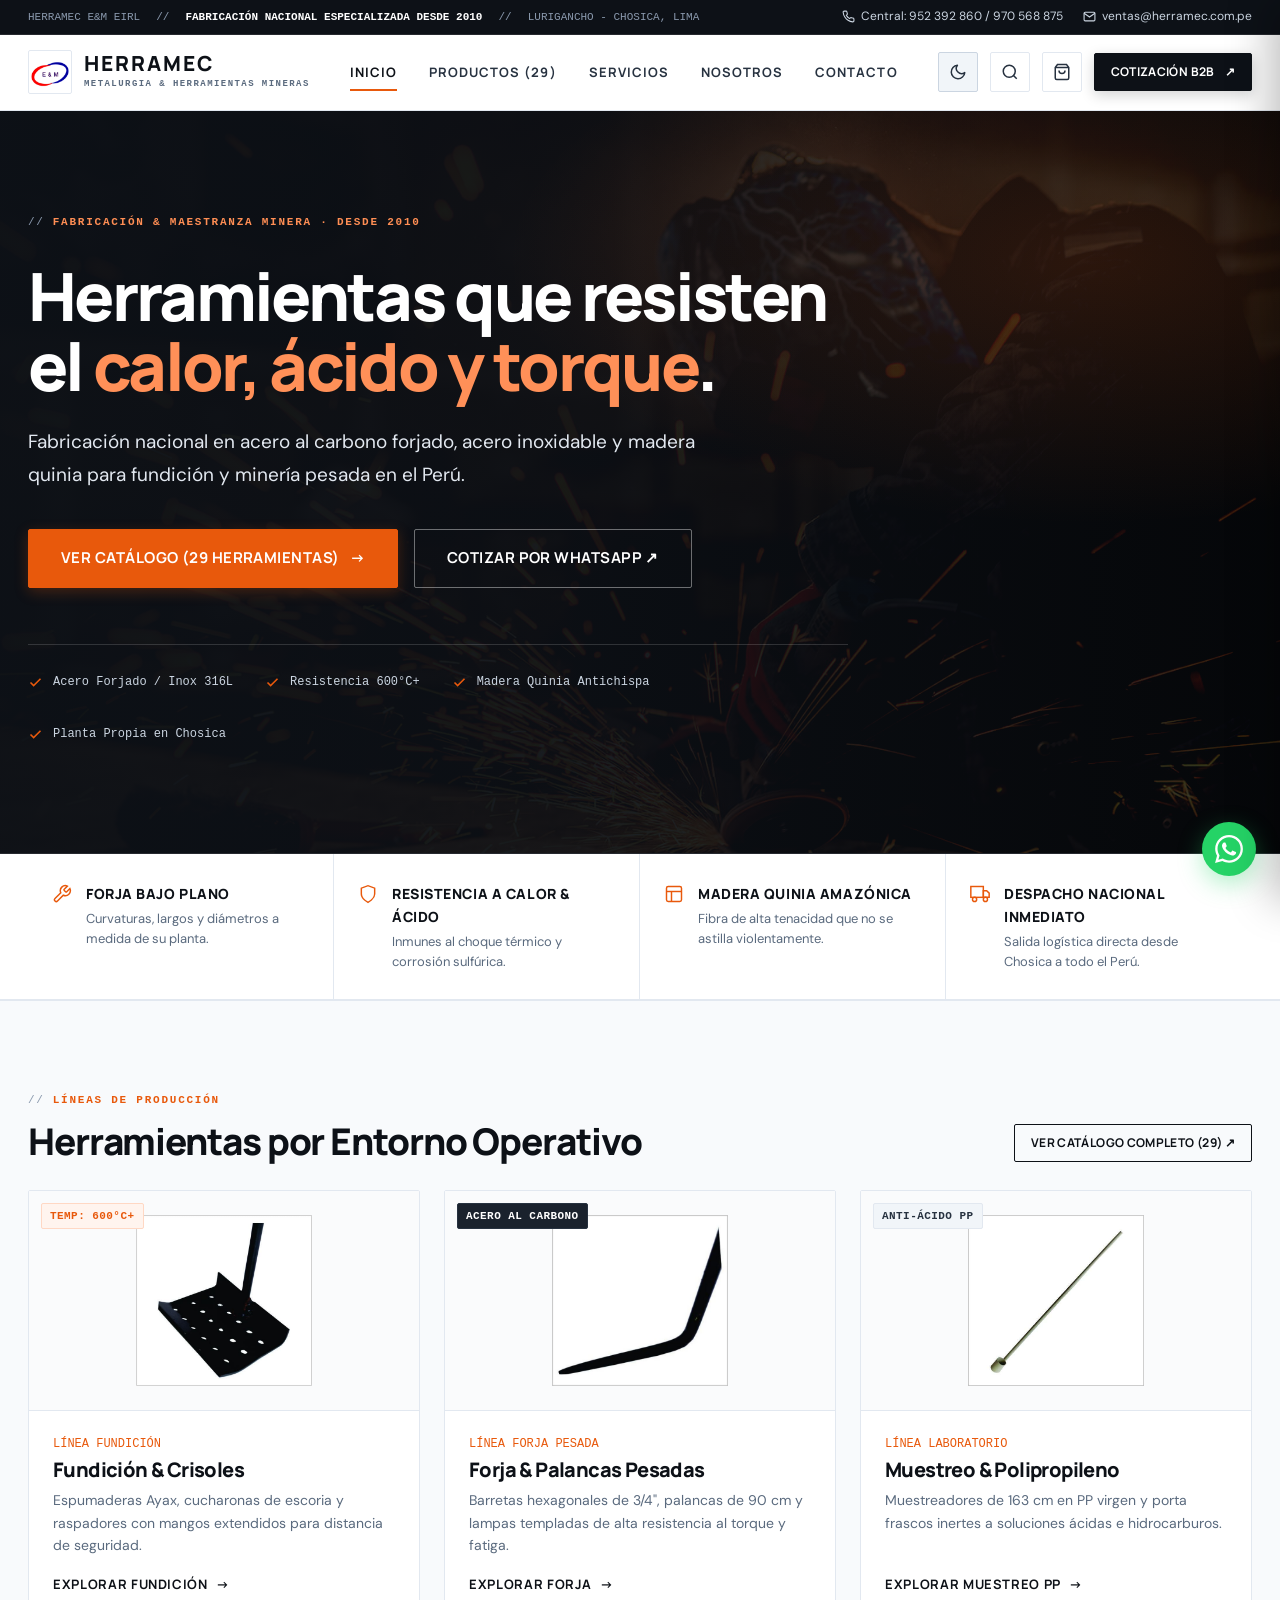
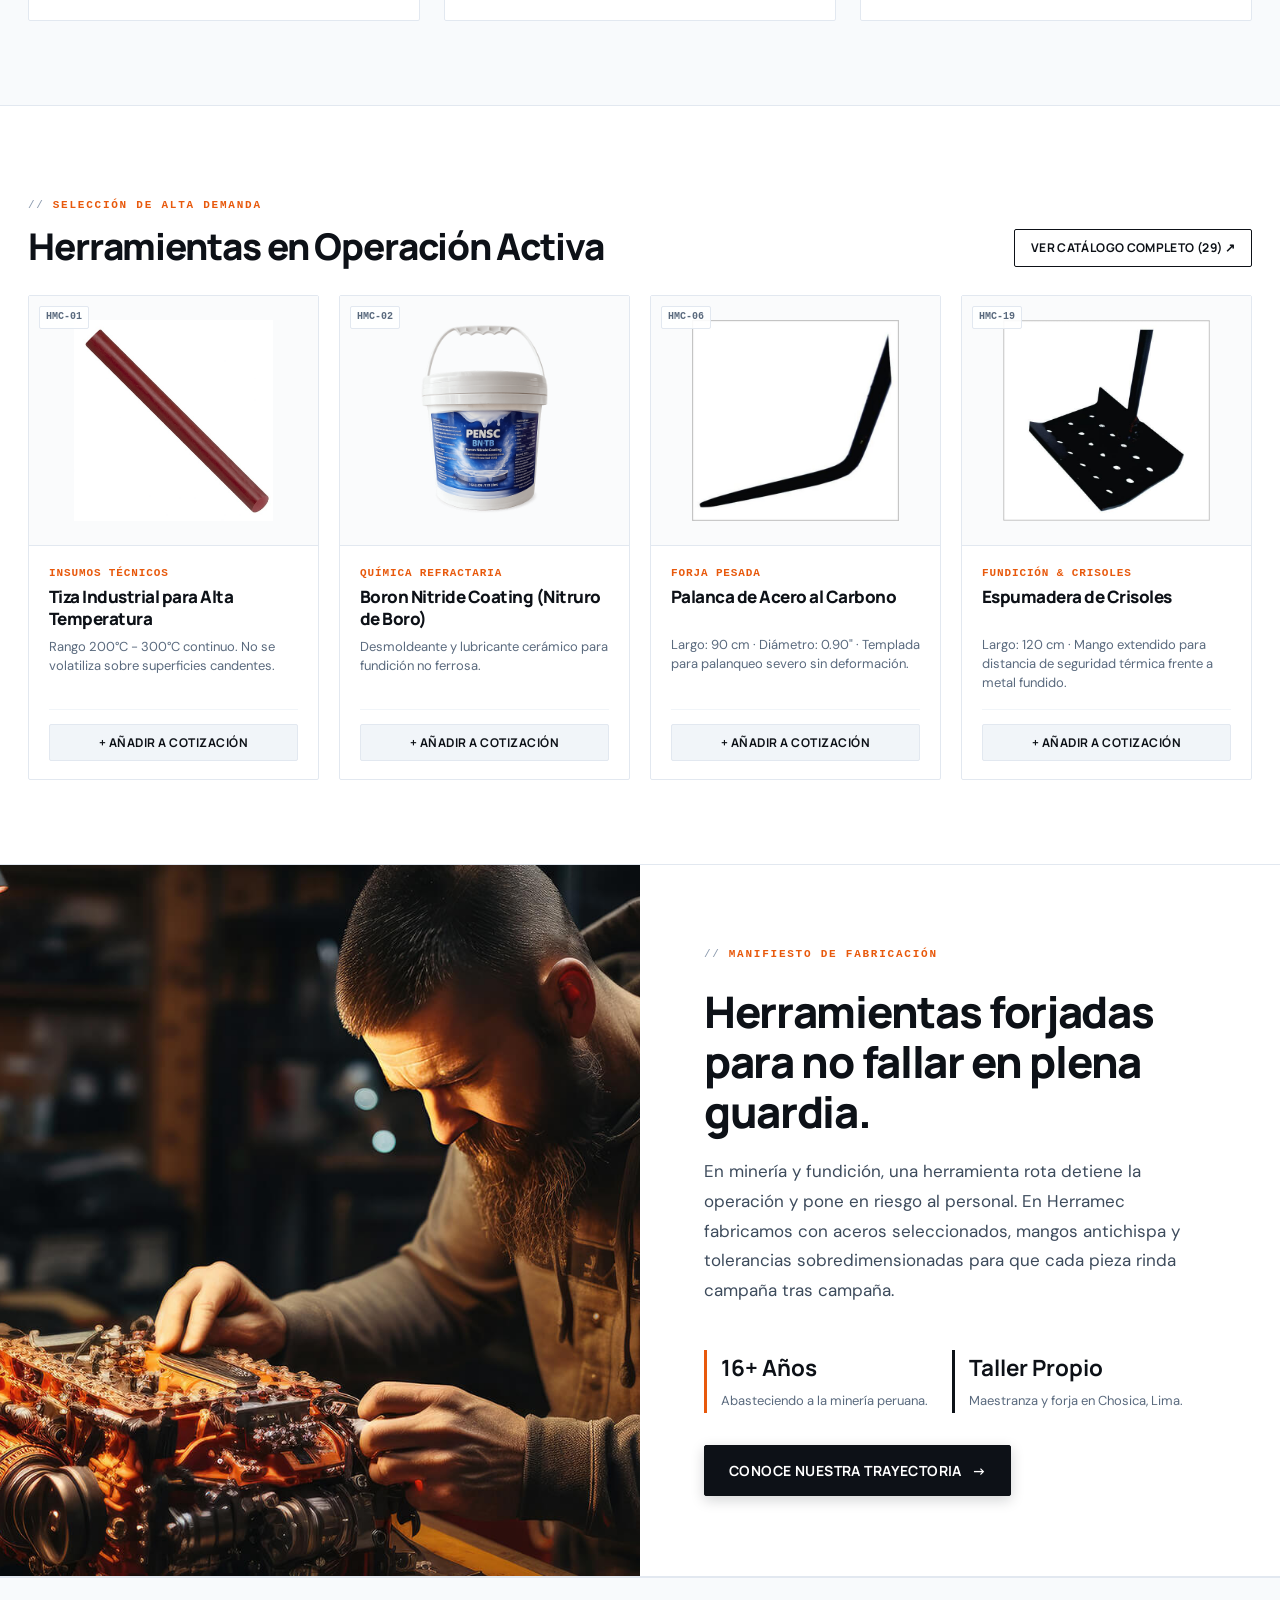
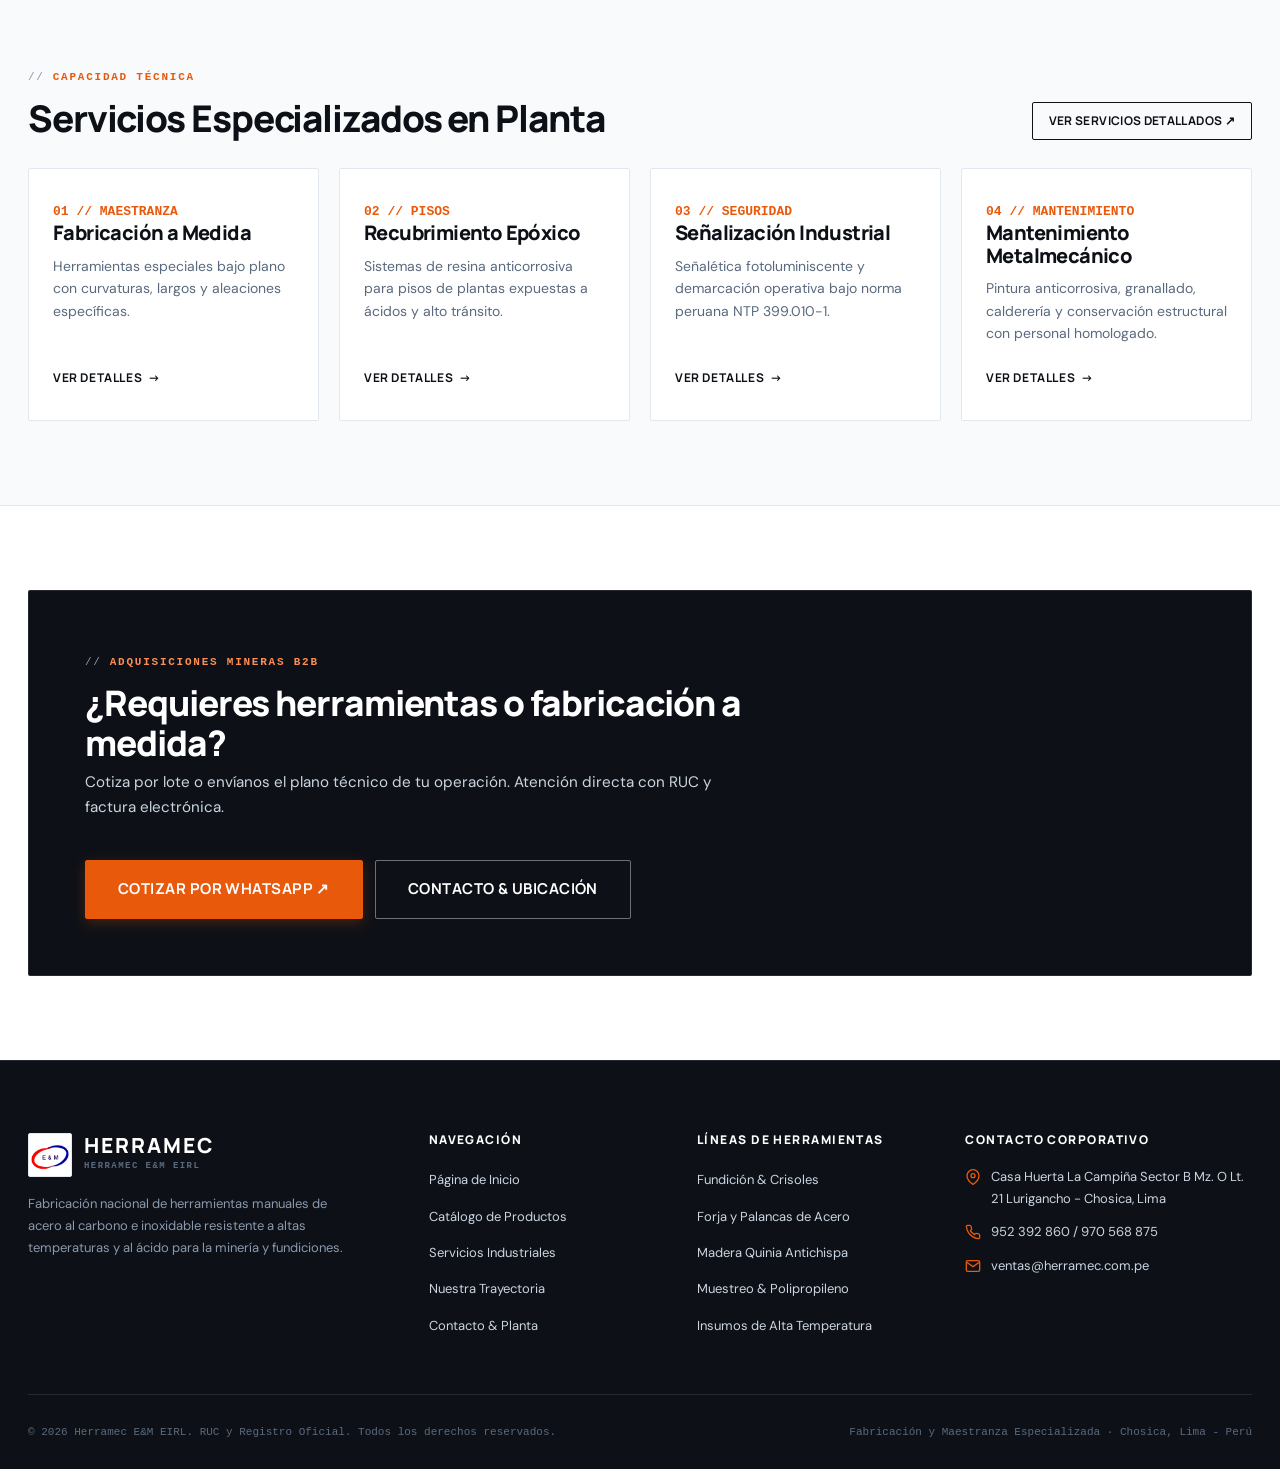
<file: index.html>
﻿<!DOCTYPE html>
<html lang="es">

<head>
  <meta charset="UTF-8">
  <meta name="viewport" content="width=device-width, initial-scale=1.0">
  <meta name="description"
    content="Herramec EIRL: Elaboración de herramientas manuales de acero al carbono e inoxidable resistente al calor y al ácido para la minería e industria pesada. Chosica, Lima.">
  <title>HERRAMEC EIRL | Herramientas Industriales para Minería y Fundición</title>

  <!-- Tipografía Google Fonts -->
  <link rel="preconnect" href="https://fonts.googleapis.com">
  <link rel="preconnect" href="https://fonts.gstatic.com" crossorigin>
  <link
    href="https://fonts.googleapis.com/css2?family=DM+Sans:ital,wght@0,400;0,500;0,700;1,400&family=Manrope:wght@500;600;700;800&display=swap"
    rel="stylesheet">

  <!-- Estilos Corporativos Patagonia Industrial -->
  <link rel="stylesheet" href="assets/css/styles.css">
  <script>(function () { try { var t = localStorage.getItem('herramec_theme') || (window.matchMedia('(prefers-color-scheme: dark)').matches ? 'dark' : 'light'); if (t === 'dark') document.documentElement.setAttribute('data-theme', 'dark'); } catch (e) { } })();</script>
</head>

<body>

  <!-- Topbar Técnica -->
  <div class="topbar">
    <div class="container topbar-content">
      <div class="topbar-left">
        <span>HERRAMEC E&amp;M EIRL</span>
        <span>//</span>
        <strong>FABRICACIÓN NACIONAL ESPECIALIZADA DESDE 2010</strong>
        <span>//</span>
        <span>LURIGANCHO - CHOSICA, LIMA</span>
      </div>
      <div class="topbar-right">
        <a href="tel:+51952392860">
          <svg width="13" height="13" viewBox="0 0 24 24" fill="none" stroke="currentColor" stroke-width="2">
            <path
              d="M22 16.92v3a2 2 0 0 1-2.18 2 19.79 19.79 0 0 1-8.63-3.07 19.5 19.5 0 0 1-6-6 19.79 19.79 0 0 1-3.07-8.67A2 2 0 0 1 4.11 2h3a2 2 0 0 1 2 1.72 12.84 12.84 0 0 0 .7 2.81 2 2 0 0 1-.45 2.11L8.09 9.91a16 16 0 0 0 6 6l1.27-1.27a2 2 0 0 1 2.11-.45 12.84 12.84 0 0 0 2.81.7A2 2 0 0 1 22 16.92z">
            </path>
          </svg>
          <span>Central: 952 392 860 / 970 568 875</span>
        </a>
        <a href="mailto:ventas@herramec.com.pe">
          <svg width="13" height="13" viewBox="0 0 24 24" fill="none" stroke="currentColor" stroke-width="2">
            <path d="M4 4h16c1.1 0 2 .9 2 2v12c0 1.1-.9 2-2 2H4c-1.1 0-2-.9-2-2V6c0-1.1.9-2 2-2z"></path>
            <polyline points="22,6 12,13 2,6"></polyline>
          </svg>
          <span>ventas@herramec.com.pe</span>
        </a>
      </div>
    </div>
  </div>

  <!-- Header Multi-Página -->
  <header class="header">
    <div class="container nav-container">
      <a href="index.html" class="brand-wrapper" aria-label="Herramec Inicio">
        <img src="assets/images/cropped-logo-ehrramec.jpeg" alt="Herramec Logo" class="brand-logo-img">
        <div class="brand-titles">
          <span class="brand-name">HERRAMEC</span>
          <span class="brand-sub">Metalurgia &amp; Herramientas Mineras</span>
        </div>
      </a>

      <nav>
        <ul class="nav-menu">
          <li><a href="index.html" class="nav-link active">Inicio</a></li>
          <li><a href="productos.html" class="nav-link">Productos (29)</a></li>
          <li><a href="servicios.html" class="nav-link">Servicios</a></li>
          <li><a href="nosotros.html" class="nav-link">Nosotros</a></li>
          <li><a href="contacto.html" class="nav-link">Contacto</a></li>
        </ul>
      </nav>

      <div class="nav-actions">
        <!-- Selector Dinámico de Tema (Claro / Oscuro) -->
        <button class="icon-action-btn theme-toggle-btn js-theme-toggle" aria-label="Cambiar tema claro/oscuro"
          title="Cambiar tema (Alt + T)">
          <svg class="theme-icon-moon" width="18" height="18" viewBox="0 0 24 24" fill="none" stroke="currentColor"
            stroke-width="2" stroke-linecap="round" stroke-linejoin="round">
            <path d="M21 12.79A9 9 0 1 1 11.21 3 7 7 0 0 0 21 12.79z"></path>
          </svg>
          <svg class="theme-icon-sun" width="19" height="19" viewBox="0 0 24 24" fill="none" stroke="currentColor"
            stroke-width="2" stroke-linecap="round" stroke-linejoin="round">
            <circle cx="12" cy="12" r="5"></circle>
            <line x1="12" y1="1" x2="12" y2="3"></line>
            <line x1="12" y1="21" x2="12" y2="23"></line>
            <line x1="4.22" y1="4.22" x2="5.64" y2="5.64"></line>
            <line x1="18.36" y1="18.36" x2="19.78" y2="19.78"></line>
            <line x1="1" y1="12" x2="3" y2="12"></line>
            <line x1="21" y1="12" x2="23" y2="12"></line>
            <line x1="4.22" y1="19.78" x2="5.64" y2="18.36"></line>
            <line x1="18.36" y1="5.64" x2="19.78" y2="4.22"></line>
          </svg>
        </button>
        <!-- Buscador -->
        <button class="icon-action-btn" onclick="openSearchModal()" aria-label="Buscar producto"
          title="Buscar en catálogo">
          <svg width="18" height="18" viewBox="0 0 24 24" fill="none" stroke="currentColor" stroke-width="2">
            <circle cx="11" cy="11" r="8"></circle>
            <line x1="21" y1="21" x2="16.65" y2="16.65"></line>
          </svg>
        </button>

        <!-- Cotizador Drawer Button -->
        <button class="icon-action-btn js-open-quote-drawer" aria-label="Ver lista de cotización"
          title="Bolsa de cotización">
          <svg width="18" height="18" viewBox="0 0 24 24" fill="none" stroke="currentColor" stroke-width="2">
            <path d="M6 2L3 6v14a2 2 0 0 0 2 2h14a2 2 0 0 0 2-2V6l-3-4z"></path>
            <line x1="3" y1="6" x2="21" y2="6"></line>
            <path d="M16 10a4 4 0 0 1-8 0"></path>
          </svg>
          <span class="cart-count">0</span>
        </button>

        <a href="cotizador.html" class="btn btn-black btn-sm">
          Cotización B2B <span>↗</span>
        </a>

        <button class="icon-action-btn menu-toggle" id="menuToggle" aria-label="Abrir menú">
          <svg width="20" height="20" viewBox="0 0 24 24" fill="none" stroke="currentColor" stroke-width="2">
            <line x1="3" y1="12" x2="21" y2="12"></line>
            <line x1="3" y1="6" x2="21" y2="6"></line>
            <line x1="3" y1="18" x2="21" y2="18"></line>
          </svg>
        </button>
      </div>
    </div>
  </header>

  <!-- Menú Móvil -->
  <div class="mobile-nav-drawer" id="mobileNavDrawer">
    <div>
      <div style="display:flex; justify-content:space-between; align-items:center; margin-bottom:32px;">
        <span class="brand-name">HERRAMEC</span>
        <button class="icon-action-btn" id="mobileNavClose" aria-label="Cerrar menú">
          <svg width="18" height="18" viewBox="0 0 24 24" fill="none" stroke="currentColor" stroke-width="2">
            <line x1="18" y1="6" x2="6" y2="18"></line>
            <line x1="6" y1="6" x2="18" y2="18"></line>
          </svg>
        </button>
      </div>
      <ul class="mobile-nav-links">
        <li><a href="index.html" class="active">Inicio</a></li>
        <li><a href="productos.html">Catálogo Completo (29 Productos)</a></li>
        <li><a href="servicios.html">Servicios Industriales</a></li>
        <li><a href="nosotros.html">Nuestra Empresa &amp; Filosofía</a></li>
        <li><a href="contacto.html">Contacto &amp; Ubicación</a></li>
        <li><a href="cotizador.html">Módulo de Cotización Formal</a></li>
      </ul>
    </div>
    <div style="border-top:1px solid var(--c-slate-200); padding-top:24px;">
      <a href="https://wa.me/51952392860" target="_blank" class="btn btn-primary"
        style="width:100%; margin-bottom:12px;">WhatsApp Directo ↗</a>
      <div class="text-xs text-slate">Lurigancho - Chosica, Lima · Telf: 952 392 860</div>
    </div>
  </div>

  <main>
    <!-- HERO EDITORIAL PATAGONIA (Widescreen 1920x900 Real de Herramec) -->
    <section class="hero-editorial">
      <div class="hero-widescreen-media">
        <img src="assets/images/hero-5.jpg" alt="Operaciones industriales de alta temperatura Herramec">
      </div>
      <div class="hero-editorial-overlay"></div>

      <div class="container">
        <div class="hero-editorial-container">
          <div class="eyebrow" style="color:#ff8e54;">Fabricación &amp; Maestranza Minera · Desde 2010</div>
          <h1 class="hero-editorial-title">
            Herramientas que resisten el <span>calor, ácido y torque</span>.
          </h1>
          <p class="hero-editorial-lead">
            Fabricación nacional en acero al carbono forjado, acero inoxidable y madera quinia para fundición y minería pesada en el Perú.
          </p>

          <div class="hero-actions-row">
            <a href="productos.html" class="btn btn-primary btn-lg">
              Ver Catálogo (29 Herramientas) <span>→</span>
            </a>
            <a href="https://wa.me/51952392860?text=Hola%20Herramec,%20solicito%20cotizaci%C3%B3n%20para%20mi%20empresa." target="_blank" class="btn btn-white-outline btn-lg">
              Cotizar por WhatsApp ↗
            </a>
          </div>

          <!-- Especificaciones Técnicas Clave -->
          <div class="hero-spec-strip">
            <div class="hero-spec-item">
              <svg width="15" height="15" viewBox="0 0 24 24" fill="none" stroke="currentColor" stroke-width="2.5"><polyline points="20 6 9 17 4 12"></polyline></svg>
              <span>Acero Forjado / Inox 316L</span>
            </div>
            <div class="hero-spec-item">
              <svg width="15" height="15" viewBox="0 0 24 24" fill="none" stroke="currentColor" stroke-width="2.5"><polyline points="20 6 9 17 4 12"></polyline></svg>
              <span>Resistencia 600°C+</span>
            </div>
            <div class="hero-spec-item">
              <svg width="15" height="15" viewBox="0 0 24 24" fill="none" stroke="currentColor" stroke-width="2.5"><polyline points="20 6 9 17 4 12"></polyline></svg>
              <span>Madera Quinia Antichispa</span>
            </div>
            <div class="hero-spec-item">
              <svg width="15" height="15" viewBox="0 0 24 24" fill="none" stroke="currentColor" stroke-width="2.5"><polyline points="20 6 9 17 4 12"></polyline></svg>
              <span>Planta Propia en Chosica</span>
            </div>
          </div>
        </div>
      </div>
    </section>

    <!-- TECHNICAL TRUST STRIP (Grid Arquitectónico Sobrio) -->
    <div class="tech-trust-strip">
      <div class="container">
        <div class="tech-trust-grid">
          <div class="tech-trust-cell">
            <div class="tech-trust-icon">
              <svg width="20" height="20" viewBox="0 0 24 24" fill="none" stroke="currentColor" stroke-width="1.75">
                <path d="M14.7 6.3a1 1 0 0 0 0 1.4l1.6 1.6a1 1 0 0 0 1.4 0l3.77-3.77a6 6 0 0 1-7.94 7.94l-6.91 6.91a2.12 2.12 0 0 1-3-3l6.91-6.91a6 6 0 0 1 7.94-7.94l-3.76 3.76z"></path>
              </svg>
            </div>
            <div>
              <div class="tech-trust-title">Forja bajo Plano</div>
              <div class="tech-trust-desc">Curvaturas, largos y diámetros a medida de su planta.</div>
            </div>
          </div>

          <div class="tech-trust-cell">
            <div class="tech-trust-icon">
              <svg width="20" height="20" viewBox="0 0 24 24" fill="none" stroke="currentColor" stroke-width="1.75">
                <path d="M12 22s8-4 8-10V5l-8-3-8 3v7c0 6 8 10 8 10z"></path>
              </svg>
            </div>
            <div>
              <div class="tech-trust-title">Resistencia a Calor &amp; Ácido</div>
              <div class="tech-trust-desc">Inmunes al choque térmico y corrosión sulfúrica.</div>
            </div>
          </div>

          <div class="tech-trust-cell">
            <div class="tech-trust-icon">
              <svg width="20" height="20" viewBox="0 0 24 24" fill="none" stroke="currentColor" stroke-width="1.75">
                <rect x="3" y="3" width="18" height="18" rx="2"></rect>
                <line x1="3" y1="9" x2="21" y2="9"></line>
                <line x1="9" y1="21" x2="9" y2="9"></line>
              </svg>
            </div>
            <div>
              <div class="tech-trust-title">Madera Quinia Amazónica</div>
              <div class="tech-trust-desc">Fibra de alta tenacidad que no se astilla violentamente.</div>
            </div>
          </div>

          <div class="tech-trust-cell">
            <div class="tech-trust-icon">
              <svg width="20" height="20" viewBox="0 0 24 24" fill="none" stroke="currentColor" stroke-width="1.75">
                <rect x="1" y="3" width="15" height="13"></rect>
                <polygon points="16 8 20 8 23 11 23 16 16 16 8"></polygon>
                <circle cx="5.5" cy="18.5" r="2.5"></circle>
                <circle cx="18.5" cy="18.5" r="2.5"></circle>
              </svg>
            </div>
            <div>
              <div class="tech-trust-title">Despacho Nacional Inmediato</div>
              <div class="tech-trust-desc">Salida logística directa desde Chosica a todo el Perú.</div>
            </div>
          </div>
        </div>
      </div>
    </div>

    <!-- CATEGORÍAS PRINCIPALES (Imágenes 100% Sin Recortes) -->
    <section class="section section-gray">
      <div class="container">
        <div style="display:flex; justify-content:space-between; align-items:flex-end; margin-bottom:28px; flex-wrap:wrap; gap:12px;">
          <div>
            <div class="eyebrow">Líneas de Producción</div>
            <h2 style="font-size:clamp(1.75rem, 3vw, 2.3rem);">Herramientas por Entorno Operativo</h2>
          </div>
          <a href="productos.html" class="btn btn-outline btn-sm">Ver Catálogo Completo (29) ↗</a>
        </div>

        <div class="category-grid">
          <!-- Colección 1: Fundición -->
          <article class="category-card">
            <div class="category-card-media">
              <span class="tech-tag tech-tag-orange" style="position:absolute; top:12px; left:12px;">TEMP: 600°C+</span>
              <img src="assets/images/products/19_espumadera-de-crisoles.jpg" alt="Espumadera de Crisoles Herramec">
            </div>
            <div class="category-card-body">
              <div class="text-xs text-orange text-mono" style="margin-bottom:4px;">LÍNEA FUNDICIÓN</div>
              <h3 class="category-card-title">Fundición &amp; Crisoles</h3>
              <p class="category-card-desc">
                Espumaderas Ayax, cucharonas de escoria y raspadores con mangos extendidos para distancia de seguridad.
              </p>
              <a href="productos.html?cat=fundicion" class="category-card-link">Explorar Fundición <span>→</span></a>
            </div>
          </article>

          <!-- Colección 2: Forja -->
          <article class="category-card">
            <div class="category-card-media">
              <span class="tech-tag tech-tag-dark" style="position:absolute; top:12px; left:12px;">ACERO AL CARBONO</span>
              <img src="assets/images/products/06_palanca-de-acero-al-carbono.jpg" alt="Palanca de Acero al Carbono Herramec">
            </div>
            <div class="category-card-body">
              <div class="text-xs text-orange text-mono" style="margin-bottom:4px;">LÍNEA FORJA PESADA</div>
              <h3 class="category-card-title">Forja &amp; Palancas Pesadas</h3>
              <p class="category-card-desc">
                Barretas hexagonales de 3/4", palancas de 90 cm y lampas templadas de alta resistencia al torque y fatiga.
              </p>
              <a href="productos.html?cat=forja-palancas" class="category-card-link">Explorar Forja <span>→</span></a>
            </div>
          </article>

          <!-- Colección 3: Muestreo PP -->
          <article class="category-card">
            <div class="category-card-media">
              <span class="tech-tag" style="position:absolute; top:12px; left:12px;">ANTI-ÁCIDO PP</span>
              <img src="assets/images/products/14_muestreador-pp.jpg" alt="Muestreador de Polipropileno Herramec">
            </div>
            <div class="category-card-body">
              <div class="text-xs text-orange text-mono" style="margin-bottom:4px;">LÍNEA LABORATORIO</div>
              <h3 class="category-card-title">Muestreo &amp; Polipropileno</h3>
              <p class="category-card-desc">
                Muestreadores de 163 cm en PP virgen y porta frascos inertes a soluciones ácidas e hidrocarburos.
              </p>
              <a href="productos.html?cat=laboratorio-acidos" class="category-card-link">Explorar Muestreo PP <span>→</span></a>
            </div>
          </article>
        </div>
      </div>
    </section>

    <!-- PRODUCTOS DESTACADOS (Fotografía Nítida con Ficha Técnica) -->
    <section class="section">
      <div class="container">
        <div style="display:flex; justify-content:space-between; align-items:flex-end; margin-bottom:28px; flex-wrap:wrap; gap:12px;">
          <div>
            <div class="eyebrow">Selección de Alta Demanda</div>
            <h2 style="font-size:clamp(1.75rem, 3vw, 2.3rem);">Herramientas en Operación Activa</h2>
          </div>
          <a href="productos.html" class="btn btn-outline btn-sm">Ver Catálogo Completo (29) ↗</a>
        </div>

        <div class="product-grid">
          <!-- Item 1 -->
          <article class="product-card">
            <div class="product-media-wrapper">
              <span class="product-sku-badge">HMC-01</span>
              <img src="assets/images/products/01_tiza-industrial.png" alt="Tiza Industrial">
              <button class="product-quickview-btn" onclick="openQuickView(1)" title="Ficha Rápida">
                <svg width="15" height="15" viewBox="0 0 24 24" fill="none" stroke="currentColor" stroke-width="2"><circle cx="11" cy="11" r="8"></circle><line x1="21" y1="21" x2="16.65" y2="16.65"></line></svg>
              </button>
            </div>
            <div class="product-info">
              <span class="product-category-meta">Insumos Técnicos</span>
              <h3 class="product-title"><a href="producto-detalle.html?id=1">Tiza Industrial para Alta Temperatura</a></h3>
              <div class="product-spec-line">Rango 200°C - 300°C continuo. No se volatiliza sobre superficies candentes.</div>
              <div class="product-bottom-row">
                <button class="btn-add-quote js-add-to-quote" data-id="1">+ Añadir a Cotización</button>
              </div>
            </div>
          </article>

          <!-- Item 2 -->
          <article class="product-card">
            <div class="product-media-wrapper">
              <span class="product-sku-badge">HMC-02</span>
              <img src="assets/images/products/02_boron-nitrude-coating.png" alt="Boron Nitride Coating">
              <button class="product-quickview-btn" onclick="openQuickView(2)" title="Ficha Rápida">
                <svg width="15" height="15" viewBox="0 0 24 24" fill="none" stroke="currentColor" stroke-width="2"><circle cx="11" cy="11" r="8"></circle><line x1="21" y1="21" x2="16.65" y2="16.65"></line></svg>
              </button>
            </div>
            <div class="product-info">
              <span class="product-category-meta">Química Refractaria</span>
              <h3 class="product-title"><a href="producto-detalle.html?id=2">Boron Nitride Coating (Nitruro de Boro)</a></h3>
              <div class="product-spec-line">Desmoldeante y lubricante cerámico para fundición no ferrosa.</div>
              <div class="product-bottom-row">
                <button class="btn-add-quote js-add-to-quote" data-id="2">+ Añadir a Cotización</button>
              </div>
            </div>
          </article>

          <!-- Item 3 -->
          <article class="product-card">
            <div class="product-media-wrapper">
              <span class="product-sku-badge">HMC-06</span>
              <img src="assets/images/products/06_palanca-de-acero-al-carbono.jpg" alt="Palanca de Acero al Carbono">
              <button class="product-quickview-btn" onclick="openQuickView(6)" title="Ficha Rápida">
                <svg width="15" height="15" viewBox="0 0 24 24" fill="none" stroke="currentColor" stroke-width="2"><circle cx="11" cy="11" r="8"></circle><line x1="21" y1="21" x2="16.65" y2="16.65"></line></svg>
              </button>
            </div>
            <div class="product-info">
              <span class="product-category-meta">Forja Pesada</span>
              <h3 class="product-title"><a href="producto-detalle.html?id=6">Palanca de Acero al Carbono</a></h3>
              <div class="product-spec-line">Largo: 90 cm · Diámetro: 0.90" · Templada para palanqueo severo sin deformación.</div>
              <div class="product-bottom-row">
                <button class="btn-add-quote js-add-to-quote" data-id="6">+ Añadir a Cotización</button>
              </div>
            </div>
          </article>

          <!-- Item 4 -->
          <article class="product-card">
            <div class="product-media-wrapper">
              <span class="product-sku-badge">HMC-19</span>
              <img src="assets/images/products/19_espumadera-de-crisoles.jpg" alt="Espumadera de Crisoles">
              <button class="product-quickview-btn" onclick="openQuickView(19)" title="Ficha Rápida">
                <svg width="15" height="15" viewBox="0 0 24 24" fill="none" stroke="currentColor" stroke-width="2"><circle cx="11" cy="11" r="8"></circle><line x1="21" y1="21" x2="16.65" y2="16.65"></line></svg>
              </button>
            </div>
            <div class="product-info">
              <span class="product-category-meta">Fundición &amp; Crisoles</span>
              <h3 class="product-title"><a href="producto-detalle.html?id=19">Espumadera de Crisoles</a></h3>
              <div class="product-spec-line">Largo: 120 cm · Mango extendido para distancia de seguridad térmica frente a metal fundido.</div>
              <div class="product-bottom-row">
                <button class="btn-add-quote js-add-to-quote" data-id="19">+ Añadir a Cotización</button>
              </div>
            </div>
          </article>
        </div>
      </div>
    </section>

    <!-- STORYTELLING PATAGONIA WORKSHOP (Fotografía Panorámica HD Real) -->
    <section class="story-editorial-split">
      <div class="story-editorial-media">
        <img src="assets/images/hero-7.jpg" alt="Metalurgia y taller en Herramec Chosica">
      </div>
      <div class="story-editorial-content">
        <div class="eyebrow">Manifiesto de Fabricación</div>
        <h2 class="story-editorial-title">
          Herramientas forjadas para no fallar en plena guardia.
        </h2>
        <p style="font-size:1.0625rem; line-height:1.75; color:var(--c-slate-600); margin-bottom:20px;">
          En minería y fundición, una herramienta rota detiene la operación y pone en riesgo al personal. En Herramec fabricamos con aceros seleccionados, mangos antichispa y tolerancias sobredimensionadas para que cada pieza rinda campaña tras campaña.
        </p>

        <div style="display:flex; gap:24px; margin:24px 0 32px; flex-wrap:wrap;">
          <div style="border-left:3px solid var(--c-orange); padding-left:14px;">
            <strong style="font-size:1.4rem; font-family:var(--font-display); color:var(--c-black); display:block;">16+ Años</strong>
            <span style="font-size:0.8125rem; color:var(--c-slate-500);">Abasteciendo a la minería peruana.</span>
          </div>
          <div style="border-left:3px solid var(--c-black); padding-left:14px;">
            <strong style="font-size:1.4rem; font-family:var(--font-display); color:var(--c-black); display:block;">Taller Propio</strong>
            <span style="font-size:0.8125rem; color:var(--c-slate-500);">Maestranza y forja en Chosica, Lima.</span>
          </div>
        </div>

        <div>
          <a href="nosotros.html" class="btn btn-black">
            Conoce Nuestra Trayectoria <span>→</span>
          </a>
        </div>
      </div>
    </section>

    <!-- SERVICIOS INDUSTRIALES (Iconografía Técnica Limpia) -->
    <section class="section section-gray">
      <div class="container">
        <div style="display:flex; justify-content:space-between; align-items:flex-end; margin-bottom:28px; flex-wrap:wrap; gap:12px;">
          <div>
            <div class="eyebrow">Capacidad Técnica</div>
            <h2 style="font-size:clamp(1.75rem, 3vw, 2.3rem);">Servicios Especializados en Planta</h2>
          </div>
          <a href="servicios.html" class="btn btn-outline btn-sm">Ver Servicios Detallados ↗</a>
        </div>

        <div class="service-cards-grid">
          <article class="service-card">
            <span class="service-num">01 // MAESTRANZA</span>
            <h3 class="service-card-title">Fabricación a Medida</h3>
            <p class="service-card-desc">Herramientas especiales bajo plano con curvaturas, largos y aleaciones específicas.</p>
            <a href="servicios.html#fabricacion" class="service-card-link">Ver Detalles <span>→</span></a>
          </article>

          <article class="service-card">
            <span class="service-num">02 // PISOS</span>
            <h3 class="service-card-title">Recubrimiento Epóxico</h3>
            <p class="service-card-desc">Sistemas de resina anticorrosiva para pisos de plantas expuestas a ácidos y alto tránsito.</p>
            <a href="servicios.html#epoxico" class="service-card-link">Ver Detalles <span>→</span></a>
          </article>

          <article class="service-card">
            <span class="service-num">03 // SEGURIDAD</span>
            <h3 class="service-card-title">Señalización Industrial</h3>
            <p class="service-card-desc">Señalética fotoluminiscente y demarcación operativa bajo norma peruana NTP 399.010-1.</p>
            <a href="servicios.html#senalizacion" class="service-card-link">Ver Detalles <span>→</span></a>
          </article>

          <article class="service-card">
            <span class="service-num">04 // MANTENIMIENTO</span>
            <h3 class="service-card-title">Mantenimiento Metalmecánico</h3>
            <p class="service-card-desc">Pintura anticorrosiva, granallado, calderería y conservación estructural con personal homologado.</p>
            <a href="servicios.html#mantenimiento" class="service-card-link">Ver Detalles <span>→</span></a>
          </article>
        </div>
      </div>
    </section>

    <!-- BANNER DE COTIZACIÓN B2B (Sobrio y Directo) -->
    <section class="section">
      <div class="container">
        <div class="b2b-cta-banner">
          <div style="max-width:680px;">
            <div class="eyebrow" style="color:#ff8e54;">Adquisiciones Mineras B2B</div>
            <h2 style="font-size:clamp(1.7rem, 2.8vw, 2.2rem); color:var(--c-white); margin-bottom:8px;">
              ¿Requieres herramientas o fabricación a medida?
            </h2>
            <p style="color:var(--c-slate-300); font-size:0.95rem; margin:0;">
              Cotiza por lote o envíanos el plano técnico de tu operación. Atención directa con RUC y factura electrónica.
            </p>
          </div>
          <div style="display:flex; gap:12px; flex-wrap:wrap;">
            <a href="https://wa.me/51952392860?text=Hola%20Herramec,%20solicito%20cotizaci%C3%B3n%20para%20mi%20empresa." target="_blank" class="btn btn-primary btn-lg">
              Cotizar por WhatsApp ↗
            </a>
            <a href="contacto.html" class="btn btn-white-outline btn-lg">
              Contacto &amp; Ubicación
            </a>
          </div>
        </div>
      </div>
    </section>
  </main>

  <!-- FOOTER -->
  <footer class="footer">
    <div class="container">
      <div class="footer-top">
        <div class="footer-brand">
          <a href="index.html" class="brand-wrapper">
            <img src="assets/images/cropped-logo-ehrramec.jpeg" alt="Herramec Logo" class="brand-logo-img">
            <div class="brand-titles">
              <span class="brand-name">HERRAMEC</span>
              <span class="brand-sub">Herramec E&amp;M EIRL</span>
            </div>
          </a>
          <p>
            Fabricación nacional de herramientas manuales de acero al carbono e inoxidable resistente a altas
            temperaturas y al ácido para la minería y fundiciones.
          </p>
        </div>

        <div>
          <h4 class="footer-heading">Navegación</h4>
          <ul class="footer-links">
            <li><a href="index.html">Página de Inicio</a></li>
            <li><a href="productos.html">Catálogo de Productos</a></li>
            <li><a href="servicios.html">Servicios Industriales</a></li>
            <li><a href="nosotros.html">Nuestra Trayectoria</a></li>
            <li><a href="contacto.html">Contacto &amp; Planta</a></li>
          </ul>
        </div>

        <div>
          <h4 class="footer-heading">Líneas de Herramientas</h4>
          <ul class="footer-links">
            <li><a href="productos.html?cat=fundicion">Fundición &amp; Crisoles</a></li>
            <li><a href="productos.html?cat=forja-palancas">Forja y Palancas de Acero</a></li>
            <li><a href="productos.html?cat=madera-antichispa">Madera Quinia Antichispa</a></li>
            <li><a href="productos.html?cat=laboratorio-acidos">Muestreo &amp; Polipropileno</a></li>
            <li><a href="productos.html?cat=insumos-mantenimiento">Insumos de Alta Temperatura</a></li>
          </ul>
        </div>

        <div>
          <h4 class="footer-heading">Contacto Corporativo</h4>
          <div class="footer-contact-info">
            <div class="footer-contact-item">
              <svg width="16" height="16" viewBox="0 0 24 24" fill="none" stroke="currentColor" stroke-width="2">
                <path d="M21 10c0 7-9 13-9 13s-9-6-9-13a9 9 0 0 1 18 0z"></path>
                <circle cx="12" cy="10" r="3"></circle>
              </svg>
              <span>Casa Huerta La Campiña Sector B Mz. O Lt. 21 Lurigancho - Chosica, Lima</span>
            </div>
            <div class="footer-contact-item">
              <svg width="16" height="16" viewBox="0 0 24 24" fill="none" stroke="currentColor" stroke-width="2">
                <path
                  d="M22 16.92v3a2 2 0 0 1-2.18 2 19.79 19.79 0 0 1-8.63-3.07 19.5 19.5 0 0 1-6-6 19.79 19.79 0 0 1-3.07-8.67A2 2 0 0 1 4.11 2h3a2 2 0 0 1 2 1.72 12.84 12.84 0 0 0 .7 2.81 2 2 0 0 1-.45 2.11L8.09 9.91a16 16 0 0 0 6 6l1.27-1.27a2 2 0 0 1 2.11-.45 12.84 12.84 0 0 0 2.81.7A2 2 0 0 1 22 16.92z">
                </path>
              </svg>
              <span>952 392 860 / 970 568 875</span>
            </div>
            <div class="footer-contact-item">
              <svg width="16" height="16" viewBox="0 0 24 24" fill="none" stroke="currentColor" stroke-width="2">
                <path d="M4 4h16c1.1 0 2 .9 2 2v12c0 1.1-.9 2-2 2H4c-1.1 0-2-.9-2-2V6c0-1.1.9-2 2-2z"></path>
                <polyline points="22,6 12,13 2,6"></polyline>
              </svg>
              <span>ventas@herramec.com.pe</span>
            </div>
          </div>
        </div>
      </div>

      <div class="footer-bottom">
        <span>© 2026 Herramec E&amp;M EIRL. RUC y Registro Oficial. Todos los derechos reservados.</span>
        <span>Fabricación y Maestranza Especializada · Chosica, Lima - Perú</span>
      </div>
    </div>
  </footer>

  <!-- WhatsApp Flotante Directo -->
  <a href="https://wa.me/51952392860?text=Hola%20Herramec,%20solicito%20informaci%C3%B3n%20sobre%20sus%20herramientas."
    target="_blank" class="whatsapp-floating" aria-label="Contactar por WhatsApp">
    <svg width="28" height="28" viewBox="0 0 24 24" fill="currentColor">
      <path
        d="M.057 24l1.687-6.163c-1.041-1.804-1.588-3.849-1.587-5.946.003-6.556 5.338-11.891 11.893-11.891 3.181.001 6.167 1.24 8.413 3.488 2.245 2.248 3.481 5.236 3.48 8.414-.003 6.557-5.338 11.892-11.893 11.892-1.99-.001-3.951-.5-5.688-1.448l-6.305 1.654zm6.597-3.807c1.676.995 3.276 1.591 5.392 1.592 5.448 0 9.886-4.434 9.889-9.885.002-5.462-4.415-9.89-9.881-9.892-5.452 0-9.887 4.434-9.889 9.884-.001 2.225.651 3.891 1.746 5.634l-.999 3.648 3.742-.981zm11.387-5.464c-.074-.124-.272-.198-.57-.347-.297-.149-1.758-.868-2.031-.967-.272-.099-.47-.149-.669.149-.198.297-.768.967-.941 1.165-.173.198-.347.223-.644.074-.297-.149-1.255-.462-2.39-1.475-.883-.788-1.48-1.761-1.653-2.059-.173-.297-.018-.458.13-.606.134-.133.297-.347.446-.521.151-.172.2-.296.3-.495.099-.198.05-.372-.025-.521-.075-.148-.669-1.611-.916-2.206-.242-.579-.487-.501-.669-.51l-.57-.01c-.198 0-.52.074-.792.372s-1.04 1.016-1.04 2.479 1.065 2.876 1.213 3.074c.149.198 2.095 3.2 5.076 4.487.709.306 1.263.489 1.694.626.712.226 1.36.194 1.872.118.571-.085 1.758-.719 2.006-1.413.248-.695.248-1.29.173-1.414z" />
    </svg>
  </a>

  <!-- Drawer Cotización -->
  <div class="drawer-overlay" id="quoteDrawerOverlay"></div>
  <aside class="quote-drawer" id="quoteDrawer">
    <div class="drawer-header">
      <div class="drawer-title">
        <svg width="18" height="18" viewBox="0 0 24 24" fill="none" stroke="currentColor" stroke-width="2">
          <path d="M6 2L3 6v14a2 2 0 0 0 2 2h14a2 2 0 0 0 2-2V6l-3-4z"></path>
          <line x1="3" y1="6" x2="21" y2="6"></line>
          <path d="M16 10a4 4 0 0 1-8 0"></path>
        </svg>
        <span>Lista de Cotización</span>
      </div>
      <button class="drawer-close" id="quoteDrawerClose" aria-label="Cerrar drawer">
        <svg width="18" height="18" viewBox="0 0 24 24" fill="none" stroke="currentColor" stroke-width="2">
          <line x1="18" y1="6" x2="6" y2="18"></line>
          <line x1="6" y1="6" x2="18" y2="18"></line>
        </svg>
      </button>
    </div>
    <div class="drawer-body" id="quoteDrawerBody"></div>
    <div class="drawer-footer" id="quoteDrawerFooter" style="display:none;">
      <button class="btn btn-primary" id="btnSendQuoteWhatsapp" style="width:100%;">
        Enviar por WhatsApp a Ventas ↗
      </button>
      <a href="cotizador.html" class="btn btn-outline" style="width:100%;">
        Ver y Exportar Cotización Completa
      </a>
      <button class="btn-clear-quote-drawer" onclick="clearQuoteDrawer()">
        <svg width="14" height="14" viewBox="0 0 24 24" fill="none" stroke="currentColor" stroke-width="2">
          <polyline points="3 6 5 6 21 6"></polyline>
          <path d="M19 6v14a2 2 0 0 1-2 2H7a2 2 0 0 1-2-2V6m3 0V4a2 2 0 0 1 2-2h4a2 2 0 0 1 2 2v2"></path>
          <line x1="10" y1="11" x2="10" y2="17"></line>
          <line x1="14" y1="11" x2="14" y2="17"></line>
        </svg>
        Limpiar lista de cotización
      </button>
    </div>
  </aside>

  <!-- Scripts -->
  <script src="assets/js/products.js"></script>
  <script src="assets/js/main.js"></script>
</body>

</html>
</file>
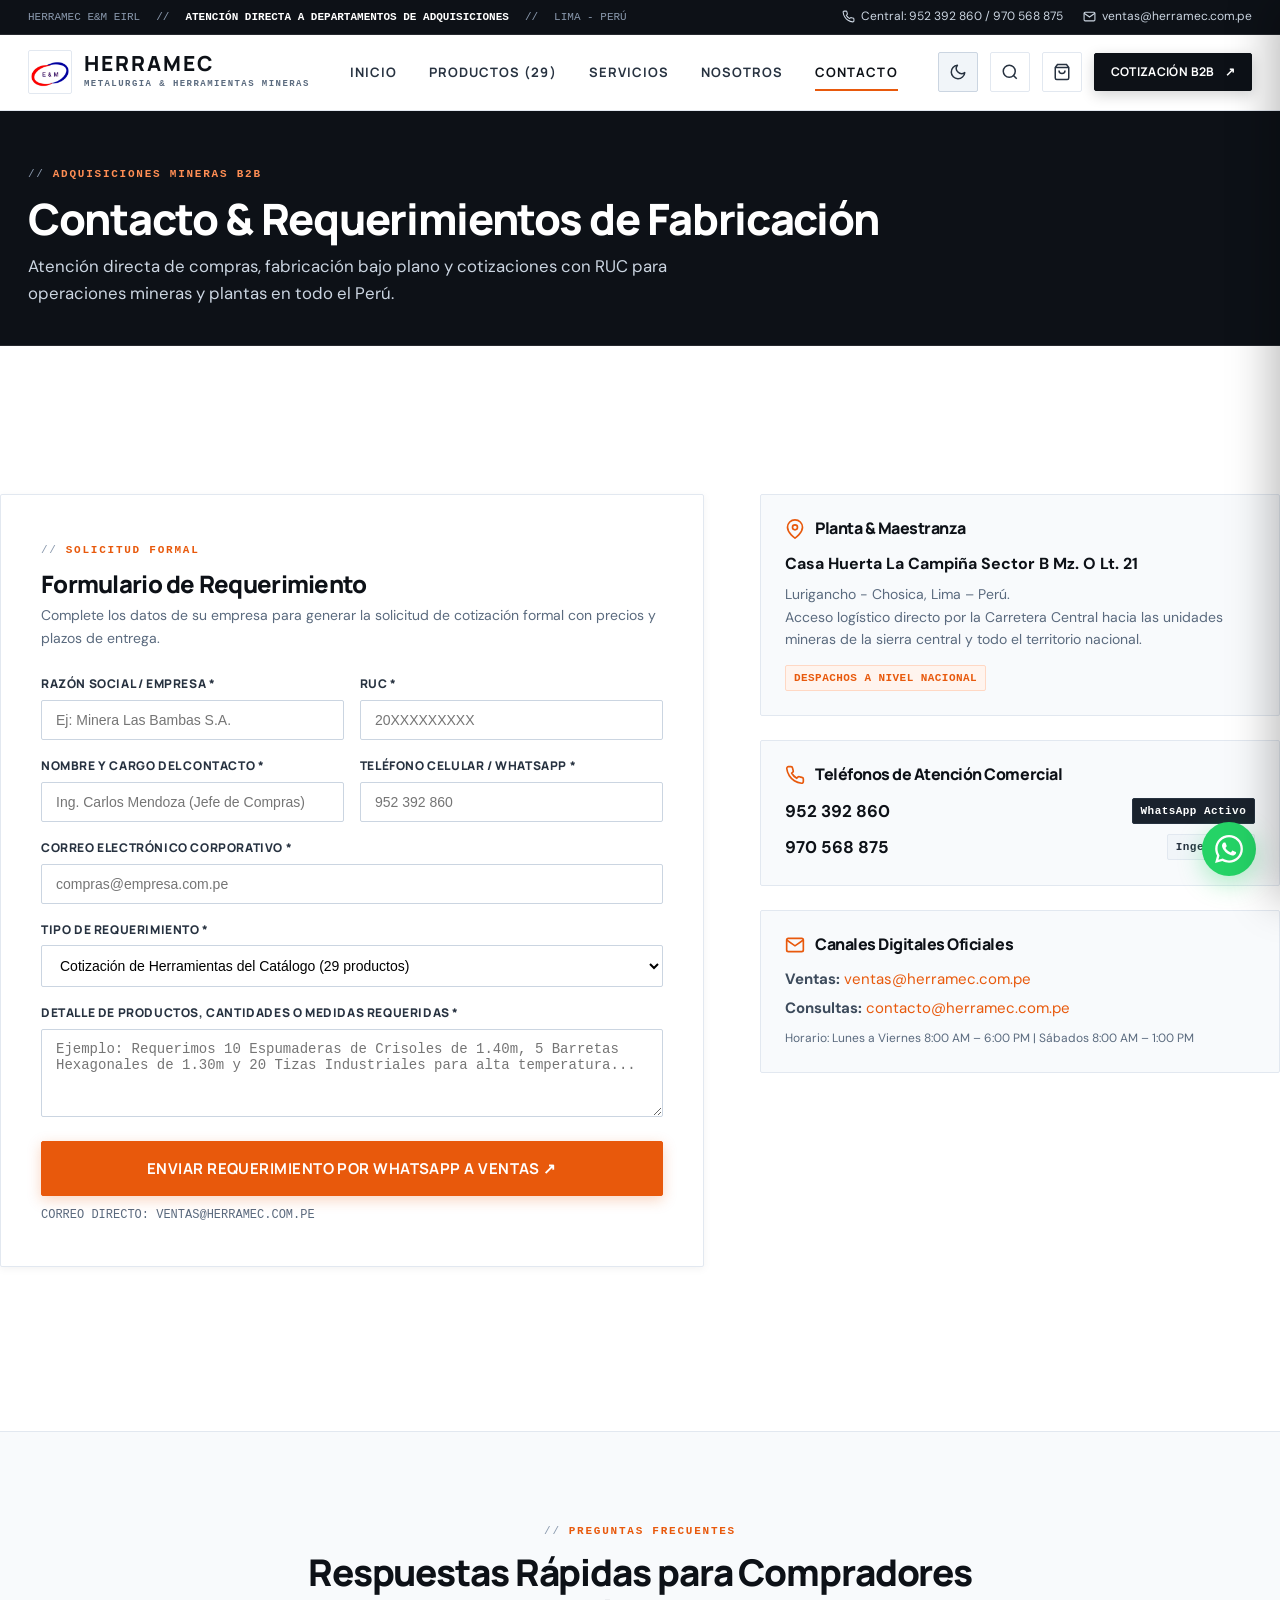
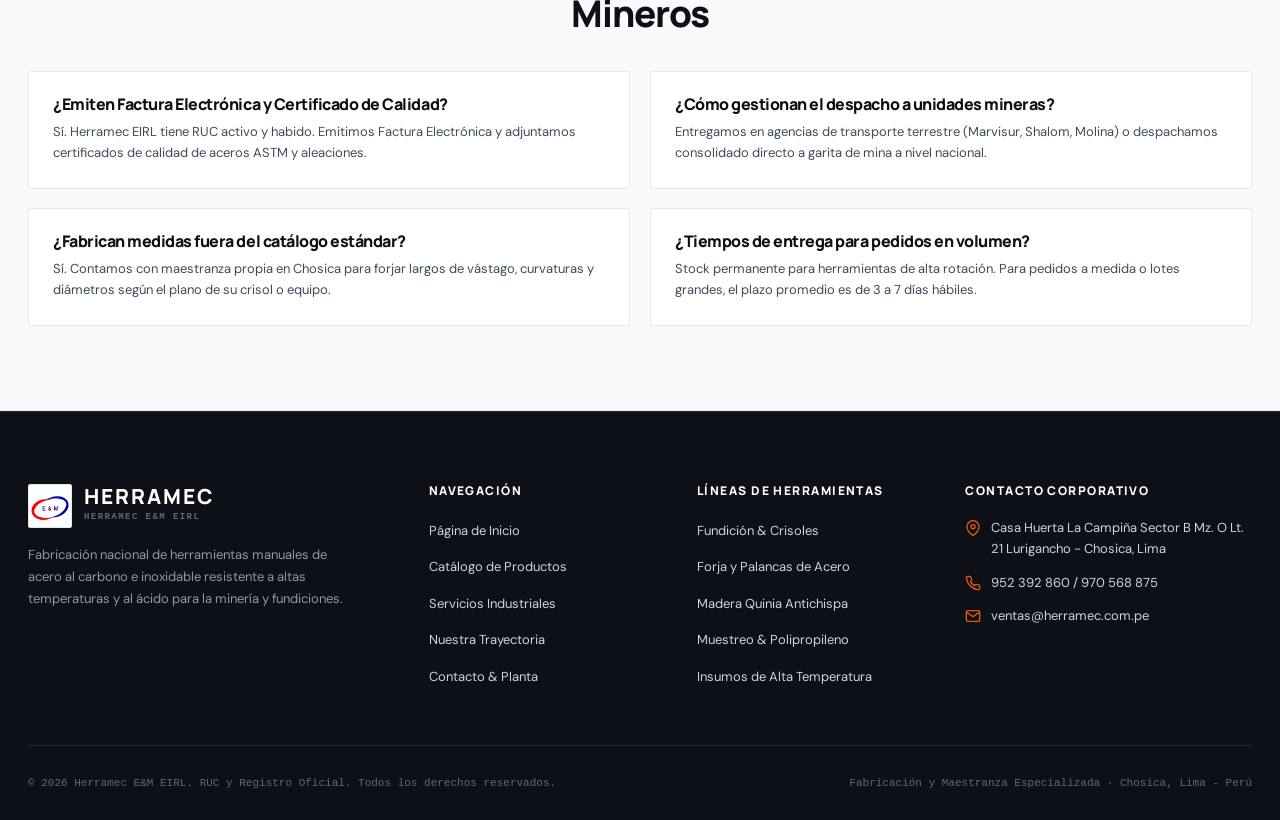
<file: contacto.html>
﻿<!DOCTYPE html>
<html lang="es">
<head>
  <meta charset="UTF-8">
  <meta name="viewport" content="width=device-width, initial-scale=1.0">
  <meta name="description" content="Contacto y solicitud de cotizaciones Herramec EIRL: Central 952 392 860 / 970 568 875, ventas@herramec.com.pe. Planta en Lurigancho - Chosica, Lima - Perú.">
  <title>Contacto y Cotizaciones B2B | HERRAMEC EIRL</title>
  
  <!-- Tipografía Google Fonts -->
  <link rel="preconnect" href="https://fonts.googleapis.com">
  <link rel="preconnect" href="https://fonts.gstatic.com" crossorigin>
  <link href="https://fonts.googleapis.com/css2?family=DM+Sans:ital,wght@0,400;0,500;0,700;1,400&family=Manrope:wght@500;600;700;800&family=JetBrains+Mono:wght@500;600;700&display=swap" rel="stylesheet">
  
  <!-- Estilos Corporativos Patagonia Industrial -->
  <link rel="stylesheet" href="assets/css/styles.css">

  <style>
    .contact-hero-dark {
      background-color: var(--c-black);
      color: var(--c-white);
      padding: 64px 0 52px;
      border-bottom: 1px solid rgba(255, 255, 255, 0.1);
    }

    .contact-split-grid {
      display: grid;
      grid-template-columns: 1.15fr 0.85fr;
      gap: 56px;
      padding: 64px 0 80px;
    }

    .contact-card-frame {
      background-color: var(--c-white);
      border: 1px solid var(--c-slate-200);
      border-radius: var(--radius-xs);
      padding: 40px;
      box-shadow: var(--shadow-card);
    }

    .contact-meta-col {
      display: flex;
      flex-direction: column;
      gap: 24px;
    }

    .contact-box-cell {
      background-color: var(--c-slate-50);
      border: 1px solid var(--c-slate-200);
      border-radius: var(--radius-xs);
      padding: 24px;
    }

    .contact-box-cell h4 {
      font-size: 1rem;
      margin-bottom: 12px;
      display: flex;
      align-items: center;
      gap: 10px;
    }

    .contact-box-cell h4 svg { color: var(--c-orange); }

    .form-pair-row {
      display: grid;
      grid-template-columns: 1fr 1fr;
      gap: 16px;
      margin-bottom: 16px;
    }

    .form-field-group {
      display: flex;
      flex-direction: column;
      gap: 6px;
      margin-bottom: 16px;
    }

    .form-field-group label {
      font-family: var(--font-display);
      font-size: 0.75rem;
      font-weight: 800;
      text-transform: uppercase;
      letter-spacing: 0.05em;
      color: var(--c-slate-700);
    }

    .form-field-group input,
    .form-field-group select,
    .form-field-group textarea {
      padding: 11px 14px;
      border: 1px solid var(--c-slate-300);
      border-radius: var(--radius-xs);
      outline: none;
      font-size: 0.875rem;
      transition: var(--transition);
      background-color: var(--c-white);
    }

    .form-field-group input:focus,
    .form-field-group select:focus,
    .form-field-group textarea:focus {
      border-color: var(--c-black);
    }

    .faq-cards-grid {
      display: grid;
      grid-template-columns: 1fr 1fr;
      gap: 20px;
      margin-top: 36px;
    }

    .faq-card-unit {
      background: var(--c-white);
      border: 1px solid var(--c-slate-200);
      border-radius: var(--radius-xs);
      padding: 24px;
    }

    .faq-card-unit h4 {
      font-size: 1rem;
      margin-bottom: 8px;
      color: var(--c-black);
    }

    .faq-card-unit p {
      font-size: 0.8125rem;
      color: var(--c-slate-600);
      line-height: 1.6;
      margin: 0;
    }

    @media (max-width: 960px) {
      .contact-split-grid { grid-template-columns: 1fr; gap: 36px; }
      .form-pair-row { grid-template-columns: 1fr; }
      .faq-cards-grid { grid-template-columns: 1fr; }
    }

    @media (max-width: 580px) {
      .contact-card-frame { padding: 24px 18px; }
      .contact-box-cell { padding: 18px 16px; }
      .contact-split-grid { padding: 36px 0 48px; }
    }
  </style>
  <script>(function(){try{var t=localStorage.getItem('herramec_theme')||(window.matchMedia('(prefers-color-scheme: dark)').matches?'dark':'light');if(t==='dark')document.documentElement.setAttribute('data-theme','dark');}catch(e){}})();</script>
</head>
<body>

  <!-- Topbar -->
  <div class="topbar">
    <div class="container topbar-content">
      <div class="topbar-left">
        <span>HERRAMEC E&amp;M EIRL</span>
        <span>//</span>
        <strong>ATENCIÓN DIRECTA A DEPARTAMENTOS DE ADQUISICIONES</strong>
        <span>//</span>
        <span>LIMA - PERÚ</span>
      </div>
      <div class="topbar-right">
        <a href="tel:+51952392860">
          <svg width="13" height="13" viewBox="0 0 24 24" fill="none" stroke="currentColor" stroke-width="2"><path d="M22 16.92v3a2 2 0 0 1-2.18 2 19.79 19.79 0 0 1-8.63-3.07 19.5 19.5 0 0 1-6-6 19.79 19.79 0 0 1-3.07-8.67A2 2 0 0 1 4.11 2h3a2 2 0 0 1 2 1.72 12.84 12.84 0 0 0 .7 2.81 2 2 0 0 1-.45 2.11L8.09 9.91a16 16 0 0 0 6 6l1.27-1.27a2 2 0 0 1 2.11-.45 12.84 12.84 0 0 0 2.81.7A2 2 0 0 1 22 16.92z"></path></svg>
          <span>Central: 952 392 860 / 970 568 875</span>
        </a>
        <a href="mailto:ventas@herramec.com.pe">
          <svg width="13" height="13" viewBox="0 0 24 24" fill="none" stroke="currentColor" stroke-width="2"><path d="M4 4h16c1.1 0 2 .9 2 2v12c0 1.1-.9 2-2 2H4c-1.1 0-2-.9-2-2V6c0-1.1.9-2 2-2z"></path><polyline points="22,6 12,13 2,6"></polyline></svg>
          <span>ventas@herramec.com.pe</span>
        </a>
      </div>
    </div>
  </div>

  <!-- Header -->
  <header class="header">
    <div class="container nav-container">
      <a href="index.html" class="brand-wrapper" aria-label="Herramec Inicio">
        <img src="assets/images/cropped-logo-ehrramec.jpeg" alt="Herramec Logo" class="brand-logo-img">
        <div class="brand-titles">
          <span class="brand-name">HERRAMEC</span>
          <span class="brand-sub">Metalurgia &amp; Herramientas Mineras</span>
        </div>
      </a>

      <nav>
        <ul class="nav-menu">
          <li><a href="index.html" class="nav-link">Inicio</a></li>
          <li><a href="productos.html" class="nav-link">Productos (29)</a></li>
          <li><a href="servicios.html" class="nav-link">Servicios</a></li>
          <li><a href="nosotros.html" class="nav-link">Nosotros</a></li>
          <li><a href="contacto.html" class="nav-link active">Contacto</a></li>
        </ul>
      </nav>

      <div class="nav-actions">
        <!-- Selector Dinámico de Tema (Claro / Oscuro) -->
        <button class="icon-action-btn theme-toggle-btn js-theme-toggle" aria-label="Cambiar tema claro/oscuro" title="Cambiar tema (Alt + T)">
          <svg class="theme-icon-moon" width="18" height="18" viewBox="0 0 24 24" fill="none" stroke="currentColor" stroke-width="2" stroke-linecap="round" stroke-linejoin="round">
            <path d="M21 12.79A9 9 0 1 1 11.21 3 7 7 0 0 0 21 12.79z"></path>
          </svg>
          <svg class="theme-icon-sun" width="19" height="19" viewBox="0 0 24 24" fill="none" stroke="currentColor" stroke-width="2" stroke-linecap="round" stroke-linejoin="round">
            <circle cx="12" cy="12" r="5"></circle>
            <line x1="12" y1="1" x2="12" y2="3"></line>
            <line x1="12" y1="21" x2="12" y2="23"></line>
            <line x1="4.22" y1="4.22" x2="5.64" y2="5.64"></line>
            <line x1="18.36" y1="18.36" x2="19.78" y2="19.78"></line>
            <line x1="1" y1="12" x2="3" y2="12"></line>
            <line x1="21" y1="12" x2="23" y2="12"></line>
            <line x1="4.22" y1="19.78" x2="5.64" y2="18.36"></line>
            <line x1="18.36" y1="5.64" x2="19.78" y2="4.22"></line>
          </svg>
        </button>
        <button class="icon-action-btn" onclick="openSearchModal()" aria-label="Buscar producto" title="Buscar en catálogo">
          <svg width="18" height="18" viewBox="0 0 24 24" fill="none" stroke="currentColor" stroke-width="2"><circle cx="11" cy="11" r="8"></circle><line x1="21" y1="21" x2="16.65" y2="16.65"></line></svg>
        </button>

        <button class="icon-action-btn js-open-quote-drawer" aria-label="Ver lista de cotización" title="Bolsa de cotización">
          <svg width="18" height="18" viewBox="0 0 24 24" fill="none" stroke="currentColor" stroke-width="2"><path d="M6 2L3 6v14a2 2 0 0 0 2 2h14a2 2 0 0 0 2-2V6l-3-4z"></path><line x1="3" y1="6" x2="21" y2="6"></line><path d="M16 10a4 4 0 0 1-8 0"></path></svg>
          <span class="cart-count">0</span>
        </button>

        <a href="cotizador.html" class="btn btn-black btn-sm">Cotización B2B <span>↗</span></a>

        <button class="icon-action-btn menu-toggle" id="menuToggle" aria-label="Abrir menú">
          <svg width="20" height="20" viewBox="0 0 24 24" fill="none" stroke="currentColor" stroke-width="2"><line x1="3" y1="12" x2="21" y2="12"></line><line x1="3" y1="6" x2="21" y2="6"></line><line x1="3" y1="18" x2="21" y2="18"></line></svg>
        </button>
      </div>
    </div>
  </header>

  <!-- Menú Móvil -->
  <div class="mobile-nav-drawer" id="mobileNavDrawer">
    <div>
      <div style="display:flex; justify-content:space-between; align-items:center; margin-bottom:32px;">
        <span class="brand-name">HERRAMEC</span>
        <button class="icon-action-btn" id="mobileNavClose" aria-label="Cerrar menú">
          <svg width="18" height="18" viewBox="0 0 24 24" fill="none" stroke="currentColor" stroke-width="2"><line x1="18" y1="6" x2="6" y2="18"></line><line x1="6" y1="6" x2="18" y2="18"></line></svg>
        </button>
      </div>
      <ul class="mobile-nav-links">
        <li><a href="index.html">Inicio</a></li>
        <li><a href="productos.html">Catálogo Completo (29 Productos)</a></li>
        <li><a href="servicios.html">Servicios Industriales</a></li>
        <li><a href="nosotros.html">Nuestra Empresa &amp; Filosofía</a></li>
        <li><a href="contacto.html" class="active">Contacto &amp; Ubicación</a></li>
        <li><a href="cotizador.html">Módulo de Cotización Formal</a></li>
      </ul>
    </div>
    <div style="border-top:1px solid var(--c-slate-200); padding-top:24px;">
      <a href="https://wa.me/51952392860" target="_blank" class="btn btn-primary" style="width:100%; margin-bottom:12px;">WhatsApp Directo ↗</a>
      <div class="text-xs text-slate">Lurigancho - Chosica, Lima · Telf: 952 392 860</div>
    </div>
  </div>

  <main>
    <!-- HERO CONTACTO -->
    <section class="contact-hero-dark" style="padding: 48px 0 38px;">
      <div class="container">
        <div class="eyebrow" style="color:#ff8e54;">Adquisiciones Mineras B2B</div>
        <h1 style="font-size:clamp(1.9rem, 3.4vw, 2.7rem); color:#fff; margin-bottom:10px;">
          Contacto &amp; Requerimientos de Fabricación
        </h1>
        <p style="font-size:1.05rem; color:var(--c-slate-300); max-width:720px; line-height:1.6; margin:0;">
          Atención directa de compras, fabricación bajo plano y cotizaciones con RUC para operaciones mineras y plantas en todo el Perú.
        </p>
      </div>
    </section>

    <!-- FORMULARIO & DETALLES DIRECTOS -->
    <section class="section">
      <div class="container contact-split-grid">
        <!-- Formulario RFQ -->
        <div class="contact-card-frame">
          <div class="eyebrow">Solicitud Formal</div>
          <h2 style="font-size:1.5rem; margin-bottom:6px;">Formulario de Requerimiento</h2>
          <p style="color:var(--c-slate-500); font-size:0.875rem; margin-bottom:24px;">
            Complete los datos de su empresa para generar la solicitud de cotización formal con precios y plazos de entrega.
          </p>

          <form id="contactFormalForm" onsubmit="handleContactSubmit(event)">
            <div class="form-pair-row">
              <div class="form-field-group" style="margin-bottom:0;">
                <label>Razón Social / Empresa *</label>
                <input type="text" id="rfqCompany" required placeholder="Ej: Minera Las Bambas S.A.">
              </div>
              <div class="form-field-group" style="margin-bottom:0;">
                <label>RUC *</label>
                <input type="text" id="rfqRuc" required placeholder="20XXXXXXXXX" maxlength="11">
              </div>
            </div>

            <div class="form-pair-row">
              <div class="form-field-group" style="margin-bottom:0;">
                <label>Nombre y Cargo del Contacto *</label>
                <input type="text" id="rfqContact" required placeholder="Ing. Carlos Mendoza (Jefe de Compras)">
              </div>
              <div class="form-field-group" style="margin-bottom:0;">
                <label>Teléfono Celular / WhatsApp *</label>
                <input type="tel" id="rfqPhone" required placeholder="952 392 860">
              </div>
            </div>

            <div class="form-field-group">
              <label>Correo Electrónico Corporativo *</label>
              <input type="email" id="rfqEmail" required placeholder="compras@empresa.com.pe">
            </div>

            <div class="form-field-group">
              <label>Tipo de Requerimiento *</label>
              <select id="rfqType">
                <option value="Cotización de Herramientas del Catálogo">Cotización de Herramientas del Catálogo (29 productos)</option>
                <option value="Fabricación Especial a Medida / Bajo Plano">Fabricación Especial a Medida / Bajo Plano Técnico</option>
                <option value="Servicio de Recubrimiento Epóxico">Servicio de Recubrimiento Epóxico para Pisos</option>
                <option value="Señalización Industrial NTP">Plan de Señalización de Seguridad NTP</option>
                <option value="Mantenimiento Metalmecánico">Mantenimiento de Pintura, Estructuras y Calderería</option>
              </select>
            </div>

            <div class="form-field-group">
              <label>Detalle de Productos, Cantidades o Medidas Requeridas *</label>
              <textarea id="rfqMessage" rows="4" required placeholder="Ejemplo: Requerimos 10 Espumaderas de Crisoles de 1.40m, 5 Barretas Hexagonales de 1.30m y 20 Tizas Industriales para alta temperatura..."></textarea>
            </div>

            <button type="submit" class="btn btn-primary btn-lg" style="width:100%; margin-top:8px;">
              Enviar Requerimiento por WhatsApp a Ventas ↗
            </button>
            <div class="text-xs text-mono text-slate text-center" style="margin-top:10px;">
              CORREO DIRECTO: VENTAS@HERRAMEC.COM.PE
            </div>
          </form>
        </div>

        <!-- Columna de Datos de Planta -->
        <div class="contact-meta-col">
          <div class="contact-box-cell">
            <h4>
              <svg width="20" height="20" viewBox="0 0 24 24" fill="none" stroke="currentColor" stroke-width="2"><path d="M21 10c0 7-9 13-9 13s-9-6-9-13a9 9 0 0 1 18 0z"></path><circle cx="12" cy="10" r="3"></circle></svg>
              Planta &amp; Maestranza
            </h4>
            <p style="margin-bottom:6px; font-weight:700; color:var(--c-black);">
              Casa Huerta La Campiña Sector B Mz. O Lt. 21
            </p>
            <p style="font-size:0.875rem; color:var(--c-slate-500); margin-bottom:12px; line-height:1.6;">
              Lurigancho - Chosica, Lima – Perú.<br>
              Acceso logístico directo por la Carretera Central hacia las unidades mineras de la sierra central y todo el territorio nacional.
            </p>
            <span class="tech-tag tech-tag-orange">DESPACHOS A NIVEL NACIONAL</span>
          </div>

          <div class="contact-box-cell">
            <h4>
              <svg width="20" height="20" viewBox="0 0 24 24" fill="none" stroke="currentColor" stroke-width="2"><path d="M22 16.92v3a2 2 0 0 1-2.18 2 19.79 19.79 0 0 1-8.63-3.07 19.5 19.5 0 0 1-6-6 19.79 19.79 0 0 1-3.07-8.67A2 2 0 0 1 4.11 2h3a2 2 0 0 1 2 1.72 12.84 12.84 0 0 0 .7 2.81 2 2 0 0 1-.45 2.11L8.09 9.91a16 16 0 0 0 6 6l1.27-1.27a2 2 0 0 1 2.11-.45 12.84 12.84 0 0 0 2.81.7A2 2 0 0 1 22 16.92z"></path></svg>
              Teléfonos de Atención Comercial
            </h4>
            <div style="display:grid; gap:8px; font-size:1.0625rem; font-weight:700;">
              <a href="tel:+51952392860" style="display:flex; justify-content:space-between; align-items:center;">
                <span style="color:var(--c-black);">952 392 860</span>
                <span class="tech-tag tech-tag-dark">WhatsApp Activo</span>
              </a>
              <a href="tel:+51970568875" style="display:flex; justify-content:space-between; align-items:center;">
                <span style="color:var(--c-black);">970 568 875</span>
                <span class="tech-tag">Ingeniería</span>
              </a>
            </div>
          </div>

          <div class="contact-box-cell">
            <h4>
              <svg width="20" height="20" viewBox="0 0 24 24" fill="none" stroke="currentColor" stroke-width="2"><path d="M4 4h16c1.1 0 2 .9 2 2v12c0 1.1-.9 2-2 2H4c-1.1 0-2-.9-2-2V6c0-1.1.9-2 2-2z"></path><polyline points="22,6 12,13 2,6"></polyline></svg>
              Canales Digitales Oficiales
            </h4>
            <p style="margin-bottom:4px; font-size:0.9375rem;">
              <strong>Ventas:</strong> <a href="mailto:ventas@herramec.com.pe" style="color:var(--c-orange);">ventas@herramec.com.pe</a>
            </p>
            <p style="margin-bottom:8px; font-size:0.9375rem;">
              <strong>Consultas:</strong> <a href="mailto:contacto@herramec.com.pe" style="color:var(--c-orange);">contacto@herramec.com.pe</a>
            </p>
            <div class="text-xs text-slate">
              Horario: Lunes a Viernes 8:00 AM – 6:00 PM | Sábados 8:00 AM – 1:00 PM
            </div>
          </div>
        </div>
      </div>
    </section>

    <!-- FAQ CORPORATIVO -->
    <section class="section section-gray">
      <div class="container">
        <div style="text-align:center; max-width:680px; margin:0 auto 32px;">
          <div class="eyebrow">Preguntas Frecuentes</div>
          <h2 style="font-size:clamp(1.8rem, 3vw, 2.3rem);">Respuestas Rápidas para Compradores Mineros</h2>
        </div>

        <div class="faq-cards-grid">
          <div class="faq-card-unit">
            <h4>¿Emiten Factura Electrónica y Certificado de Calidad?</h4>
            <p>Sí. Herramec EIRL tiene RUC activo y habido. Emitimos Factura Electrónica y adjuntamos certificados de calidad de aceros ASTM y aleaciones.</p>
          </div>

          <div class="faq-card-unit">
            <h4>¿Cómo gestionan el despacho a unidades mineras?</h4>
            <p>Entregamos en agencias de transporte terrestre (Marvisur, Shalom, Molina) o despachamos consolidado directo a garita de mina a nivel nacional.</p>
          </div>

          <div class="faq-card-unit">
            <h4>¿Fabrican medidas fuera del catálogo estándar?</h4>
            <p>Sí. Contamos con maestranza propia en Chosica para forjar largos de vástago, curvaturas y diámetros según el plano de su crisol o equipo.</p>
          </div>

          <div class="faq-card-unit">
            <h4>¿Tiempos de entrega para pedidos en volumen?</h4>
            <p>Stock permanente para herramientas de alta rotación. Para pedidos a medida o lotes grandes, el plazo promedio es de 3 a 7 días hábiles.</p>
          </div>
        </div>
      </div>
    </section>
  </main>

  <!-- FOOTER -->
  <footer class="footer">
    <div class="container">
      <div class="footer-top">
        <div class="footer-brand">
          <a href="index.html" class="brand-wrapper">
            <img src="assets/images/cropped-logo-ehrramec.jpeg" alt="Herramec Logo" class="brand-logo-img">
            <div class="brand-titles">
              <span class="brand-name">HERRAMEC</span>
              <span class="brand-sub">Herramec E&amp;M EIRL</span>
            </div>
          </a>
          <p>
            Fabricación nacional de herramientas manuales de acero al carbono e inoxidable resistente a altas temperaturas y al ácido para la minería y fundiciones.
          </p>
        </div>

        <div>
          <h4 class="footer-heading">Navegación</h4>
          <ul class="footer-links">
            <li><a href="index.html">Página de Inicio</a></li>
            <li><a href="productos.html">Catálogo de Productos</a></li>
            <li><a href="servicios.html">Servicios Industriales</a></li>
            <li><a href="nosotros.html">Nuestra Trayectoria</a></li>
            <li><a href="contacto.html">Contacto &amp; Planta</a></li>
          </ul>
        </div>

        <div>
          <h4 class="footer-heading">Líneas de Herramientas</h4>
          <ul class="footer-links">
            <li><a href="productos.html?cat=fundicion">Fundición &amp; Crisoles</a></li>
            <li><a href="productos.html?cat=forja-palancas">Forja y Palancas de Acero</a></li>
            <li><a href="productos.html?cat=madera-antichispa">Madera Quinia Antichispa</a></li>
            <li><a href="productos.html?cat=laboratorio-acidos">Muestreo &amp; Polipropileno</a></li>
            <li><a href="productos.html?cat=insumos-mantenimiento">Insumos de Alta Temperatura</a></li>
          </ul>
        </div>

        <div>
          <h4 class="footer-heading">Contacto Corporativo</h4>
          <div class="footer-contact-info">
            <div class="footer-contact-item">
              <svg width="16" height="16" viewBox="0 0 24 24" fill="none" stroke="currentColor" stroke-width="2"><path d="M21 10c0 7-9 13-9 13s-9-6-9-13a9 9 0 0 1 18 0z"></path><circle cx="12" cy="10" r="3"></circle></svg>
              <span>Casa Huerta La Campiña Sector B Mz. O Lt. 21 Lurigancho - Chosica, Lima</span>
            </div>
            <div class="footer-contact-item">
              <svg width="16" height="16" viewBox="0 0 24 24" fill="none" stroke="currentColor" stroke-width="2"><path d="M22 16.92v3a2 2 0 0 1-2.18 2 19.79 19.79 0 0 1-8.63-3.07 19.5 19.5 0 0 1-6-6 19.79 19.79 0 0 1-3.07-8.67A2 2 0 0 1 4.11 2h3a2 2 0 0 1 2 1.72 12.84 12.84 0 0 0 .7 2.81 2 2 0 0 1-.45 2.11L8.09 9.91a16 16 0 0 0 6 6l1.27-1.27a2 2 0 0 1 2.11-.45 12.84 12.84 0 0 0 2.81.7A2 2 0 0 1 22 16.92z"></path></svg>
              <span>952 392 860 / 970 568 875</span>
            </div>
            <div class="footer-contact-item">
              <svg width="16" height="16" viewBox="0 0 24 24" fill="none" stroke="currentColor" stroke-width="2"><path d="M4 4h16c1.1 0 2 .9 2 2v12c0 1.1-.9 2-2 2H4c-1.1 0-2-.9-2-2V6c0-1.1.9-2 2-2z"></path><polyline points="22,6 12,13 2,6"></polyline></svg>
              <span>ventas@herramec.com.pe</span>
            </div>
          </div>
        </div>
      </div>

      <div class="footer-bottom">
        <span>© 2026 Herramec E&amp;M EIRL. RUC y Registro Oficial. Todos los derechos reservados.</span>
        <span>Fabricación y Maestranza Especializada · Chosica, Lima - Perú</span>
      </div>
    </div>
  </footer>

  <!-- WhatsApp Flotante Directo -->
  <a href="https://wa.me/51952392860?text=Hola%20Herramec,%20solicito%20informaci%C3%B3n." target="_blank" class="whatsapp-floating" aria-label="Contactar por WhatsApp">
    <svg width="28" height="28" viewBox="0 0 24 24" fill="currentColor">
      <path d="M.057 24l1.687-6.163c-1.041-1.804-1.588-3.849-1.587-5.946.003-6.556 5.338-11.891 11.893-11.891 3.181.001 6.167 1.24 8.413 3.488 2.245 2.248 3.481 5.236 3.48 8.414-.003 6.557-5.338 11.892-11.893 11.892-1.99-.001-3.951-.5-5.688-1.448l-6.305 1.654zm6.597-3.807c1.676.995 3.276 1.591 5.392 1.592 5.448 0 9.886-4.434 9.889-9.885.002-5.462-4.415-9.89-9.881-9.892-5.452 0-9.887 4.434-9.889 9.884-.001 2.225.651 3.891 1.746 5.634l-.999 3.648 3.742-.981zm11.387-5.464c-.074-.124-.272-.198-.57-.347-.297-.149-1.758-.868-2.031-.967-.272-.099-.47-.149-.669.149-.198.297-.768.967-.941 1.165-.173.198-.347.223-.644.074-.297-.149-1.255-.462-2.39-1.475-.883-.788-1.48-1.761-1.653-2.059-.173-.297-.018-.458.13-.606.134-.133.297-.347.446-.521.151-.172.2-.296.3-.495.099-.198.05-.372-.025-.521-.075-.148-.669-1.611-.916-2.206-.242-.579-.487-.501-.669-.51l-.57-.01c-.198 0-.52.074-.792.372s-1.04 1.016-1.04 2.479 1.065 2.876 1.213 3.074c.149.198 2.095 3.2 5.076 4.487.709.306 1.263.489 1.694.626.712.226 1.36.194 1.872.118.571-.085 1.758-.719 2.006-1.413.248-.695.248-1.29.173-1.414z"/>
    </svg>
  </a>

  <!-- Drawer Cotización -->
  <div class="drawer-overlay" id="quoteDrawerOverlay"></div>
  <aside class="quote-drawer" id="quoteDrawer">
    <div class="drawer-header">
      <div class="drawer-title">
        <svg width="18" height="18" viewBox="0 0 24 24" fill="none" stroke="currentColor" stroke-width="2"><path d="M6 2L3 6v14a2 2 0 0 0 2 2h14a2 2 0 0 0 2-2V6l-3-4z"></path><line x1="3" y1="6" x2="21" y2="6"></line><path d="M16 10a4 4 0 0 1-8 0"></path></svg>
        <span>Lista de Cotización</span>
      </div>
      <button class="drawer-close" id="quoteDrawerClose" aria-label="Cerrar drawer">
        <svg width="18" height="18" viewBox="0 0 24 24" fill="none" stroke="currentColor" stroke-width="2"><line x1="18" y1="6" x2="6" y2="18"></line><line x1="6" y1="6" x2="18" y2="18"></line></svg>
      </button>
    </div>
    <div class="drawer-body" id="quoteDrawerBody"></div>
    <div class="drawer-footer" id="quoteDrawerFooter" style="display:none;">
      <button class="btn btn-primary" id="btnSendQuoteWhatsapp" style="width:100%;">
        Enviar por WhatsApp a Ventas ↗
      </button>
      <a href="cotizador.html" class="btn btn-outline" style="width:100%;">
        Ver y Exportar Cotización Completa
      </a>
      <button class="btn-clear-quote-drawer" onclick="clearQuoteDrawer()">
        <svg width="14" height="14" viewBox="0 0 24 24" fill="none" stroke="currentColor" stroke-width="2"><polyline points="3 6 5 6 21 6"></polyline><path d="M19 6v14a2 2 0 0 1-2 2H7a2 2 0 0 1-2-2V6m3 0V4a2 2 0 0 1 2-2h4a2 2 0 0 1 2 2v2"></path><line x1="10" y1="11" x2="10" y2="17"></line><line x1="14" y1="11" x2="14" y2="17"></line></svg>
        Limpiar lista de cotización
      </button>
    </div>
  </aside>

  <!-- Scripts -->
  <script src="assets/js/products.js"></script>
  <script src="assets/js/main.js"></script>

  <script>
    function handleContactSubmit(e) {
      e.preventDefault();
      const comp = document.getElementById('rfqCompany').value;
      const ruc = document.getElementById('rfqRuc').value;
      const contact = document.getElementById('rfqContact').value;
      const phone = document.getElementById('rfqPhone').value;
      const email = document.getElementById('rfqEmail').value;
      const type = document.getElementById('rfqType').value;
      const msg = document.getElementById('rfqMessage').value;

      let waText = `*SOLICITUD DE COTIZACIÓN FORMAL - HERRAMEC*\n`;
      waText += `*Empresa:* ${comp} (RUC: ${ruc})\n`;
      waText += `*Contacto:* ${contact}\n`;
      waText += `*Teléfono:* ${phone}\n`;
      waText += `*Email:* ${email}\n`;
      waText += `*Tipo de Requerimiento:* ${type}\n\n`;
      waText += `*Detalle de Productos / Especificaciones:*\n${msg}\n\n`;
      waText += `Agradeceré remitir cotización con tiempos de entrega.`;

      const encoded = encodeURIComponent(waText);
      window.open(`https://wa.me/51952392860?text=${encoded}`, '_blank');
    }
  </script>
</body>
</html>
</file>
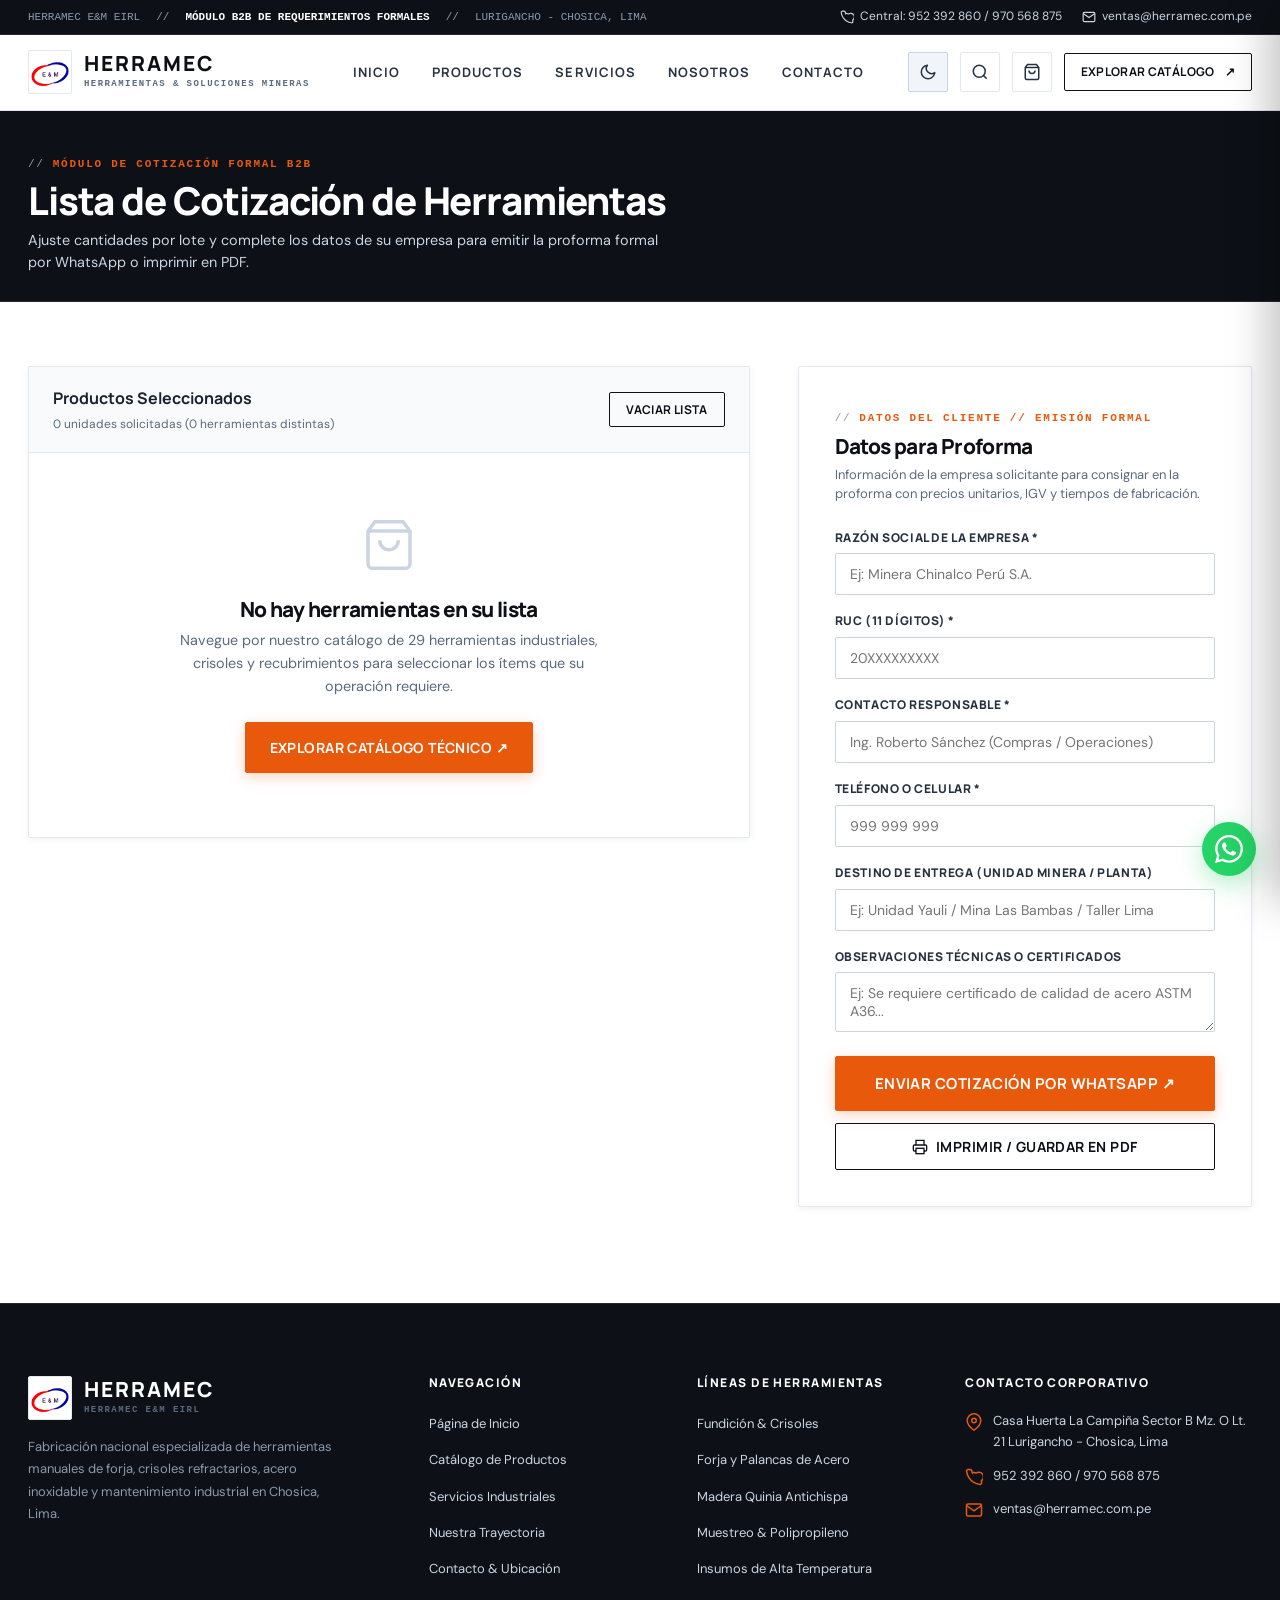
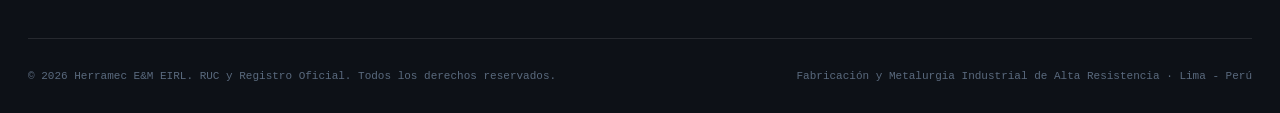
<file: cotizador.html>
﻿<!DOCTYPE html>
<html lang="es">
<head>
  <meta charset="UTF-8">
  <meta name="viewport" content="width=device-width, initial-scale=1.0">
  <meta name="description" content="Centro de Cotización y Requerimientos B2B Herramec EIRL: Genere su proforma formal de herramientas de acero, crisoles y recubrimientos para minería e industria pesada.">
  <title>Centro de Cotización B2B | HERRAMEC EIRL</title>
  
  <!-- Tipografía Google Fonts -->
  <link rel="preconnect" href="https://fonts.googleapis.com">
  <link rel="preconnect" href="https://fonts.gstatic.com" crossorigin>
  <link href="https://fonts.googleapis.com/css2?family=DM+Sans:ital,wght@0,400;0,500;0,700;1,400&family=Manrope:wght@500;600;700;800&family=JetBrains+Mono:wght@500;600;700&display=swap" rel="stylesheet">
  
  <!-- Estilos Corporativos Patagonia Industrial -->
  <link rel="stylesheet" href="assets/css/styles.css">

  <style>
    .cart-page-header {
      background-color: var(--c-black);
      color: var(--c-white);
      padding: 64px 0 52px;
      border-bottom: 1px solid rgba(255, 255, 255, 0.1);
    }

    .cart-layout {
      display: grid;
      grid-template-columns: 1.35fr 0.85fr;
      gap: 48px;
      padding: 64px 0 96px;
    }

    .cart-table-card {
      background: var(--c-white);
      border: 1px solid var(--c-slate-200);
      border-radius: var(--radius-xs);
      overflow: hidden;
      box-shadow: var(--shadow-card);
    }

    .cart-table-header-bar {
      padding: 18px 24px;
      background: var(--c-slate-50);
      border-bottom: 1px solid var(--c-slate-200);
      display: flex;
      justify-content: space-between;
      align-items: center;
    }

    .cart-table {
      width: 100%;
      border-collapse: collapse;
    }

    .cart-table th {
      background-color: var(--c-slate-100);
      padding: 14px 20px;
      text-align: left;
      font-family: var(--font-mono);
      font-size: 0.6875rem;
      text-transform: uppercase;
      letter-spacing: 0.08em;
      color: var(--c-slate-600);
      border-bottom: 1px solid var(--c-slate-200);
    }

    .cart-table td {
      padding: 20px;
      border-bottom: 1px solid var(--c-slate-200);
      vertical-align: middle;
    }

    .cart-table tr:last-child td {
      border-bottom: none;
    }

    .cart-product-cell {
      display: flex;
      align-items: center;
      gap: 18px;
    }

    /* Miniatura sin recortes: fondo neutro y contain para herramientas largas */
    .cart-thumb {
      width: 80px;
      height: 80px;
      object-fit: contain;
      background-color: #fafbfc;
      border: 1px solid var(--c-slate-200);
      border-radius: var(--radius-xs);
      padding: 6px;
      flex-shrink: 0;
    }

    .cart-summary-box {
      background-color: var(--c-white);
      border: 1px solid var(--c-slate-200);
      border-radius: var(--radius-xs);
      padding: 36px;
      box-shadow: var(--shadow-card);
      position: sticky;
      top: 104px;
    }

    .form-field-group {
      display: flex;
      flex-direction: column;
      gap: 6px;
      margin-bottom: 16px;
    }

    .form-field-group label {
      font-family: var(--font-display);
      font-size: 0.75rem;
      font-weight: 800;
      text-transform: uppercase;
      letter-spacing: 0.05em;
      color: var(--c-slate-700);
    }

    .form-field-group input,
    .form-field-group textarea {
      padding: 11px 14px;
      border: 1px solid var(--c-slate-300);
      border-radius: var(--radius-xs);
      outline: none;
      font-size: 0.875rem;
      font-family: var(--font-body);
      background-color: var(--c-white);
      transition: var(--transition);
    }

    .form-field-group input:focus,
    .form-field-group textarea:focus {
      border-color: var(--c-black);
      box-shadow: 0 0 0 3px rgba(13, 17, 23, 0.08);
    }

    .print-only {
      display: none;
    }

    @media print {
      body {
        background: #fff;
        color: #000;
        font-size: 12px;
      }
      .topbar, .header, .footer, .whatsapp-floating, .btn-print-hide, .nav-actions, .mobile-nav-drawer, .quote-drawer, .drawer-overlay {
        display: none !important;
      }
      .cart-page-header {
        background: #fff !important;
        color: #000 !important;
        padding: 0 0 16px 0 !important;
        border-bottom: 2px solid #000 !important;
      }
      .cart-layout {
        display: block;
        padding: 0;
      }
      .cart-table-card {
        border: 1px solid #000;
        box-shadow: none;
      }
      .cart-table th, .cart-table td {
        border-color: #ccc;
      }
      .cart-summary-box {
        position: static;
        box-shadow: none;
        border: 1px solid #000;
        margin-top: 24px;
      }
      .print-only {
        display: block !important;
        margin-bottom: 24px;
      }
    }

    @media (max-width: 960px) {
      .cart-layout {
        grid-template-columns: 1fr;
        gap: 36px;
      }
      .cart-summary-box {
        position: static;
      }
    }

    @media (max-width: 640px) {
      .cart-table thead {
        display: none;
      }
      .cart-table, .cart-table tbody, .cart-table tr, .cart-table td {
        display: block;
        width: 100%;
      }
      .cart-table tr {
        border-bottom: 2px solid var(--c-slate-200);
        padding: 16px 0;
      }
      .cart-table td {
        padding: 8px 16px;
        border: none;
      }
      .cart-table td:last-child {
        text-align: left !important;
      }
      .cart-summary-box { padding: 24px 18px; }
      .cart-layout { padding: 32px 0 64px; }
      .cart-page-header { padding: 44px 0 36px; }
    }
  </style>
  <script>(function(){try{var t=localStorage.getItem('herramec_theme')||(window.matchMedia('(prefers-color-scheme: dark)').matches?'dark':'light');if(t==='dark')document.documentElement.setAttribute('data-theme','dark');}catch(e){}})();</script>
</head>
<body>

  <!-- Topbar Técnica -->
  <div class="topbar">
    <div class="container topbar-content">
      <div class="topbar-left">
        <span>HERRAMEC E&amp;M EIRL</span>
        <span>//</span>
        <strong>MÓDULO B2B DE REQUERIMIENTOS FORMALES</strong>
        <span>//</span>
        <span>LURIGANCHO - CHOSICA, LIMA</span>
      </div>
      <div class="topbar-right">
        <a href="tel:+51952392860">
          <svg width="14" height="14" viewBox="0 0 24 24" fill="none" stroke="currentColor" stroke-width="2"><path d="M22 16.92v3a2 2 0 0 1-2.18 2 19.79 19.79 0 0 1-8.63-3.07 19.5 19.5 0 0 1-6-6 19.79 19.79 0 0 1-3.07-8.67A2 2 0 0 1 4.11 2h3a2 2 0 0 1 2 1.72 12.84 12.84 0 0 0 .7 2.81 2 2 0 0 1 2.11-.45 12.84 12.84 0 0 0 2.81.7A2 2 0 0 1 22 16.92z"></path></svg>
          <span>Central: 952 392 860 / 970 568 875</span>
        </a>
        <a href="mailto:ventas@herramec.com.pe">
          <svg width="14" height="14" viewBox="0 0 24 24" fill="none" stroke="currentColor" stroke-width="2"><path d="M4 4h16c1.1 0 2 .9 2 2v12c0 1.1-.9 2-2 2H4c-1.1 0-2-.9-2-2V6c0-1.1.9-2 2-2z"></path><polyline points="22,6 12,13 2,6"></polyline></svg>
          <span>ventas@herramec.com.pe</span>
        </a>
      </div>
    </div>
  </div>

  <!-- Header -->
  <header class="header">
    <div class="container nav-container">
      <a href="index.html" class="brand-wrapper" aria-label="Herramec Inicio">
        <img src="assets/images/cropped-logo-ehrramec.jpeg" alt="Herramec Logo" class="brand-logo-img">
        <div class="brand-titles">
          <span class="brand-name">HERRAMEC</span>
          <span class="brand-sub">Herramientas &amp; Soluciones Mineras</span>
        </div>
      </a>

      <nav>
        <ul class="nav-menu">
          <li><a href="index.html" class="nav-link">Inicio</a></li>
          <li><a href="productos.html" class="nav-link">Productos</a></li>
          <li><a href="servicios.html" class="nav-link">Servicios</a></li>
          <li><a href="nosotros.html" class="nav-link">Nosotros</a></li>
          <li><a href="contacto.html" class="nav-link">Contacto</a></li>
        </ul>
      </nav>

      <div class="nav-actions">
        <!-- Selector Dinámico de Tema (Claro / Oscuro) -->
        <button class="icon-action-btn theme-toggle-btn js-theme-toggle" aria-label="Cambiar tema claro/oscuro" title="Cambiar tema (Alt + T)">
          <svg class="theme-icon-moon" width="18" height="18" viewBox="0 0 24 24" fill="none" stroke="currentColor" stroke-width="2" stroke-linecap="round" stroke-linejoin="round">
            <path d="M21 12.79A9 9 0 1 1 11.21 3 7 7 0 0 0 21 12.79z"></path>
          </svg>
          <svg class="theme-icon-sun" width="19" height="19" viewBox="0 0 24 24" fill="none" stroke="currentColor" stroke-width="2" stroke-linecap="round" stroke-linejoin="round">
            <circle cx="12" cy="12" r="5"></circle>
            <line x1="12" y1="1" x2="12" y2="3"></line>
            <line x1="12" y1="21" x2="12" y2="23"></line>
            <line x1="4.22" y1="4.22" x2="5.64" y2="5.64"></line>
            <line x1="18.36" y1="18.36" x2="19.78" y2="19.78"></line>
            <line x1="1" y1="12" x2="3" y2="12"></line>
            <line x1="21" y1="12" x2="23" y2="12"></line>
            <line x1="4.22" y1="19.78" x2="5.64" y2="18.36"></line>
            <line x1="18.36" y1="5.64" x2="19.78" y2="4.22"></line>
          </svg>
        </button>
        <button class="icon-action-btn" onclick="openSearchModal()" aria-label="Buscar producto" title="Buscar producto">
          <svg width="18" height="18" viewBox="0 0 24 24" fill="none" stroke="currentColor" stroke-width="2"><circle cx="11" cy="11" r="8"></circle><line x1="21" y1="21" x2="16.65" y2="16.65"></line></svg>
        </button>

        <button class="icon-action-btn js-open-quote-drawer" aria-label="Ver lista de cotización" title="Lista de cotización">
          <svg width="18" height="18" viewBox="0 0 24 24" fill="none" stroke="currentColor" stroke-width="2"><path d="M6 2L3 6v14a2 2 0 0 0 2 2h14a2 2 0 0 0 2-2V6l-3-4z"></path><line x1="3" y1="6" x2="21" y2="6"></line><path d="M16 10a4 4 0 0 1-8 0"></path></svg>
          <span class="cart-count">0</span>
        </button>

        <a href="productos.html" class="btn btn-outline btn-sm">
          Explorar Catálogo <span>↗</span>
        </a>

        <button class="icon-action-btn menu-toggle" id="menuToggle" aria-label="Abrir menú">
          <svg width="20" height="20" viewBox="0 0 24 24" fill="none" stroke="currentColor" stroke-width="2"><line x1="3" y1="12" x2="21" y2="12"></line><line x1="3" y1="6" x2="21" y2="6"></line><line x1="3" y1="18" x2="21" y2="18"></line></svg>
        </button>
      </div>
    </div>
  </header>

  <!-- Menú Móvil -->
  <div class="mobile-nav-drawer" id="mobileNavDrawer">
    <div>
      <div style="display:flex; justify-content:space-between; align-items:center; margin-bottom:32px;">
        <span class="brand-name">HERRAMEC</span>
        <button class="icon-action-btn" id="mobileNavClose" aria-label="Cerrar menú">
          <svg width="18" height="18" viewBox="0 0 24 24" fill="none" stroke="currentColor" stroke-width="2"><line x1="18" y1="6" x2="6" y2="18"></line><line x1="6" y1="6" x2="18" y2="18"></line></svg>
        </button>
      </div>
      <ul class="mobile-nav-links">
        <li><a href="index.html">Inicio</a></li>
        <li><a href="productos.html">Catálogo de Productos</a></li>
        <li><a href="servicios.html">Servicios Industriales</a></li>
        <li><a href="nosotros.html">Nuestra Empresa</a></li>
        <li><a href="contacto.html">Contacto &amp; Planta</a></li>
        <li><a href="cotizador.html" class="active">Centro de Cotización Formal</a></li>
      </ul>
    </div>
    <div style="border-top:1px solid var(--c-slate-200); padding-top:24px;">
      <a href="https://wa.me/51952392860" target="_blank" class="btn btn-primary" style="width:100%; margin-bottom:12px;">WhatsApp Directo ↗</a>
      <div class="text-xs text-slate">Lurigancho - Chosica, Lima · Telf: 952 392 860</div>
    </div>
  </div>

  <main>
    <!-- CABECERA DE LA PÁGINA -->
    <section class="cart-page-header" style="padding: 38px 0 28px;">
      <div class="container">
        <div class="eyebrow" style="color:var(--c-orange); margin-bottom:6px;">
          Módulo de Cotización Formal B2B
        </div>
        <h1 style="font-size:clamp(1.8rem, 3vw, 2.5rem); color:#fff; margin-bottom:8px;">
          Lista de Cotización de Herramientas
        </h1>
        <p style="color:var(--c-slate-300); font-size:0.9rem; max-width:640px; line-height:1.5; margin:0;">
          Ajuste cantidades por lote y complete los datos de su empresa para emitir la proforma formal por WhatsApp o imprimir en PDF.
        </p>
      </div>
    </section>

    <!-- CABECERA PARA IMPRESIÓN OFICIAL -->
    <div class="container print-only">
      <div style="border-bottom:2px solid #000; padding:24px 0; display:flex; justify-content:space-between; align-items:flex-start;">
        <div>
          <h2 style="font-size:22px; font-weight:800; margin:0 0 4px 0;">HERRAMEC E&amp;M EIRL</h2>
          <div style="font-size:11px; color:#333;">Fabricación de Herramientas Industriales para Minería y Fundición</div>
          <div style="font-size:11px; color:#333;">Casa Huerta La Campiña Sector B Mz. O Lt. 21 Lurigancho - Chosica, Lima - Perú</div>
          <div style="font-size:11px; color:#333;">Telf: 952 392 860 / 970 568 875 · Email: ventas@herramec.com.pe</div>
        </div>
        <div style="text-align:right;">
          <h3 style="font-size:16px; font-weight:800; margin:0 0 4px 0; text-transform:uppercase;">Requerimiento Formal de Cotización</h3>
          <div style="font-size:11px;" id="printDate"></div>
          <div style="font-size:11px; font-family:monospace;">REF: B2B-RFQ-OFICIAL</div>
        </div>
      </div>
    </div>

    <!-- CONTENIDO PRINCIPAL -->
    <div class="container">
      <div class="cart-layout" id="cartLayoutContent">
        <!-- Columna de Ítems -->
        <div>
          <div class="cart-table-card">
            <div class="cart-table-header-bar">
              <div>
                <strong style="font-size:1rem; font-family:var(--font-display);">Productos Seleccionados</strong>
                <span class="text-xs text-slate" style="display:block; margin-top:2px;" id="cartTotalItemsCount">0 ítems</span>
              </div>
              <button class="btn btn-outline btn-sm btn-print-hide" onclick="clearFullQuote()">
                Vaciar Lista
              </button>
            </div>

            <div id="cartItemsContainer">
              <!-- Renderizado dinámico vía JavaScript -->
            </div>
          </div>
        </div>

        <!-- Columna de Resumen y Envío B2B -->
        <div>
          <div class="cart-summary-box">
            <div class="eyebrow" style="margin-bottom:8px;">DATOS DEL CLIENTE // EMISIÓN FORMAL</div>
            <h3 style="font-size:1.3rem; margin-bottom:6px;">Datos para Proforma</h3>
            <p style="font-size:0.8125rem; color:var(--c-slate-500); margin-bottom:24px; line-height:1.5;">
              Información de la empresa solicitante para consignar en la proforma con precios unitarios, IGV y tiempos de fabricación.
            </p>

            <form id="quoteFinalForm" onsubmit="submitFinalQuote(event)">
              <div class="form-field-group">
                <label for="quoteCompany">Razón Social de la Empresa *</label>
                <input type="text" id="quoteCompany" required placeholder="Ej: Minera Chinalco Perú S.A.">
              </div>

              <div class="form-field-group">
                <label for="quoteRuc">RUC (11 dígitos) *</label>
                <input type="text" id="quoteRuc" required placeholder="20XXXXXXXXX" maxlength="11" pattern="[0-9]{11}">
              </div>

              <div class="form-field-group">
                <label for="quoteName">Contacto Responsable *</label>
                <input type="text" id="quoteName" required placeholder="Ing. Roberto Sánchez (Compras / Operaciones)">
              </div>

              <div class="form-field-group">
                <label for="quotePhone">Teléfono o Celular *</label>
                <input type="tel" id="quotePhone" required placeholder="999 999 999">
              </div>

              <div class="form-field-group">
                <label for="quoteDestination">Destino de Entrega (Unidad Minera / Planta)</label>
                <input type="text" id="quoteDestination" placeholder="Ej: Unidad Yauli / Mina Las Bambas / Taller Lima">
              </div>

              <div class="form-field-group">
                <label for="quoteNotes">Observaciones Técnicas o Certificados</label>
                <textarea id="quoteNotes" rows="2" placeholder="Ej: Se requiere certificado de calidad de acero ASTM A36..."></textarea>
              </div>

              <button type="submit" class="btn btn-primary btn-lg" style="width:100%; margin-top:8px;">
                Enviar Cotización por WhatsApp ↗
              </button>

              <button type="button" class="btn btn-outline btn-print-hide" onclick="window.print()" style="width:100%; margin-top:12px; display:flex; align-items:center; justify-content:center; gap:8px;">
                <svg width="16" height="16" viewBox="0 0 24 24" fill="none" stroke="currentColor" stroke-width="2"><polyline points="6 9 6 2 18 2 18 9"></polyline><path d="M6 18H4a2 2 0 0 1-2-2v-5a2 2 0 0 1 2-2h16a2 2 0 0 1 2 2v5a2 2 0 0 1-2 2h-2"></path><rect x="6" y="14" width="12" height="8"></rect></svg>
                <span>Imprimir / Guardar en PDF</span>
              </button>
            </form>
          </div>
        </div>
      </div>
    </div>
  </main>

  <!-- FOOTER TÉCNICO -->
  <footer class="footer">
    <div class="container">
      <div class="footer-top">
        <div class="footer-brand">
          <a href="index.html" class="brand-wrapper">
            <img src="assets/images/cropped-logo-ehrramec.jpeg" alt="Herramec Logo" class="brand-logo-img">
            <div class="brand-titles">
              <span class="brand-name" style="color:#fff;">HERRAMEC</span>
              <span class="brand-sub">Herramec E&amp;M EIRL</span>
            </div>
          </a>
          <p>
            Fabricación nacional especializada de herramientas manuales de forja, crisoles refractarios, acero inoxidable y mantenimiento industrial en Chosica, Lima.
          </p>
        </div>

        <div>
          <h4 class="footer-heading">Navegación</h4>
          <ul class="footer-links">
            <li><a href="index.html">Página de Inicio</a></li>
            <li><a href="productos.html">Catálogo de Productos</a></li>
            <li><a href="servicios.html">Servicios Industriales</a></li>
            <li><a href="nosotros.html">Nuestra Trayectoria</a></li>
            <li><a href="contacto.html">Contacto &amp; Ubicación</a></li>
          </ul>
        </div>

        <div>
          <h4 class="footer-heading">Líneas de Herramientas</h4>
          <ul class="footer-links">
            <li><a href="productos.html?cat=fundicion">Fundición &amp; Crisoles</a></li>
            <li><a href="productos.html?cat=forja-palancas">Forja y Palancas de Acero</a></li>
            <li><a href="productos.html?cat=madera-antichispa">Madera Quinia Antichispa</a></li>
            <li><a href="productos.html?cat=laboratorio-acidos">Muestreo &amp; Polipropileno</a></li>
            <li><a href="productos.html?cat=insumos-mantenimiento">Insumos de Alta Temperatura</a></li>
          </ul>
        </div>

        <div>
          <h4 class="footer-heading">Contacto Corporativo</h4>
          <div class="footer-contact-info">
            <div class="footer-contact-item">
              <svg width="18" height="18" viewBox="0 0 24 24" fill="none" stroke="currentColor" stroke-width="2"><path d="M21 10c0 7-9 13-9 13s-9-6-9-13a9 9 0 0 1 18 0z"></path><circle cx="12" cy="10" r="3"></circle></svg>
              <span>Casa Huerta La Campiña Sector B Mz. O Lt. 21 Lurigancho - Chosica, Lima</span>
            </div>
            <div class="footer-contact-item">
              <svg width="18" height="18" viewBox="0 0 24 24" fill="none" stroke="currentColor" stroke-width="2"><path d="M22 16.92v3a2 2 0 0 1-2.18 2 19.79 19.79 0 0 1-8.63-3.07 19.5 19.5 0 0 1-6-6 19.79 19.79 0 0 1-3.07-8.67A2 2 0 0 1 4.11 2h3a2 2 0 0 1 2 1.72 12.84 12.84 0 0 0 .7 2.81 2 2 0 0 1 2.11-.45 12.84 12.84 0 0 0 2.81.7A2 2 0 0 1 22 16.92z"></path></svg>
              <span>952 392 860 / 970 568 875</span>
            </div>
            <div class="footer-contact-item">
              <svg width="18" height="18" viewBox="0 0 24 24" fill="none" stroke="currentColor" stroke-width="2"><path d="M4 4h16c1.1 0 2 .9 2 2v12c0 1.1-.9 2-2 2H4c-1.1 0-2-.9-2-2V6c0-1.1.9-2 2-2z"></path><polyline points="22,6 12,13 2,6"></polyline></svg>
              <span>ventas@herramec.com.pe</span>
            </div>
          </div>
        </div>
      </div>

      <div class="footer-bottom">
        <span>© 2026 Herramec E&amp;M EIRL. RUC y Registro Oficial. Todos los derechos reservados.</span>
        <span>Fabricación y Metalurgia Industrial de Alta Resistencia · Lima - Perú</span>
      </div>
    </div>
  </footer>

  <!-- WhatsApp Flotante Directo -->
  <a href="https://wa.me/51952392860?text=Hola%20Herramec,%20solicito%20informaci%C3%B3n." target="_blank" class="whatsapp-floating" aria-label="Contactar por WhatsApp">
    <svg width="28" height="28" viewBox="0 0 24 24" fill="currentColor">
      <path d="M.057 24l1.687-6.163c-1.041-1.804-1.588-3.849-1.587-5.946.003-6.556 5.338-11.891 11.893-11.891 3.181.001 6.167 1.24 8.413 3.488 2.245 2.248 3.481 5.236 3.48 8.414-.003 6.557-5.338 11.892-11.893 11.892-1.99-.001-3.951-.5-5.688-1.448l-6.305 1.654zm6.597-3.807c1.676.995 3.276 1.591 5.392 1.592 5.448 0 9.886-4.434 9.889-9.885.002-5.462-4.415-9.89-9.881-9.892-5.452 0-9.887 4.434-9.889 9.884-.001 2.225.651 3.891 1.746 5.634l-.999 3.648 3.742-.981zm11.387-5.464c-.074-.124-.272-.198-.57-.347-.297-.149-1.758-.868-2.031-.967-.272-.099-.47-.149-.669.149-.198.297-.768.967-.941 1.165-.173.198-.347.223-.644.074-.297-.149-1.255-.462-2.39-1.475-.883-.788-1.48-1.761-1.653-2.059-.173-.297-.018-.458.13-.606.134-.133.297-.347.446-.521.151-.172.2-.296.3-.495.099-.198.05-.372-.025-.521-.075-.148-.669-1.611-.916-2.206-.242-.579-.487-.501-.669-.51l-.57-.01c-.198 0-.52.074-.792.372s-1.04 1.016-1.04 2.479 1.065 2.876 1.213 3.074c.149.198 2.095 3.2 5.076 4.487.709.306 1.263.489 1.694.626.712.226 1.36.194 1.872.118.571-.085 1.758-.719 2.006-1.413.248-.695.248-1.29.173-1.414z"/>
    </svg>
  </a>

  <!-- Drawer Cotización Lateral -->
  <div class="drawer-overlay" id="quoteDrawerOverlay"></div>
  <aside class="quote-drawer" id="quoteDrawer">
    <div class="drawer-header">
      <div class="drawer-title">
        <svg width="20" height="20" viewBox="0 0 24 24" fill="none" stroke="currentColor" stroke-width="2"><path d="M6 2L3 6v14a2 2 0 0 0 2 2h14a2 2 0 0 0 2-2V6l-3-4z"></path><line x1="3" y1="6" x2="21" y2="6"></line><path d="M16 10a4 4 0 0 1-8 0"></path></svg>
        <span>Lista de Cotización</span>
      </div>
      <button class="drawer-close" id="quoteDrawerClose" aria-label="Cerrar drawer">
        <svg width="18" height="18" viewBox="0 0 24 24" fill="none" stroke="currentColor" stroke-width="2"><line x1="18" y1="6" x2="6" y2="18"></line><line x1="6" y1="6" x2="18" y2="18"></line></svg>
      </button>
    </div>
    <div class="drawer-body" id="quoteDrawerBody"></div>
    <div class="drawer-footer" id="quoteDrawerFooter" style="display:none;">
      <button class="btn btn-primary" id="btnSendQuoteWhatsapp" style="width:100%;">
        Enviar por WhatsApp a Ventas ↗
      </button>
      <a href="cotizador.html" class="btn btn-outline" style="width:100%;">
        Ver y Exportar Cotización Completa
      </a>
      <button class="btn-clear-quote-drawer" onclick="clearQuoteDrawer()">
        <svg width="14" height="14" viewBox="0 0 24 24" fill="none" stroke="currentColor" stroke-width="2"><polyline points="3 6 5 6 21 6"></polyline><path d="M19 6v14a2 2 0 0 1-2 2H7a2 2 0 0 1-2-2V6m3 0V4a2 2 0 0 1 2-2h4a2 2 0 0 1 2 2v2"></path><line x1="10" y1="11" x2="10" y2="17"></line><line x1="14" y1="11" x2="14" y2="17"></line></svg>
        Limpiar lista de cotización
      </button>
    </div>
  </aside>

  <!-- Scripts -->
  <script src="assets/js/products.js"></script>
  <script src="assets/js/main.js"></script>

  <!-- Lógica de Página Cotizador -->
  <script>
    document.addEventListener('DOMContentLoaded', () => {
      const container = document.getElementById('cartItemsContainer');
      const countLabel = document.getElementById('cartTotalItemsCount');
      const dateEl = document.getElementById('printDate');
      if (dateEl) {
        dateEl.textContent = new Date().toLocaleDateString('es-PE', { year: 'numeric', month: 'long', day: 'numeric' });
      }

      function renderCartPage() {
        window.renderCartPage = renderCartPage;
        let items = [];
        try {
          const saved = localStorage.getItem('herramec_quote_cart');
          if (saved) items = JSON.parse(saved);
        } catch (e) { items = []; }

        const totalQty = items.reduce((acc, i) => acc + (i.qty || 1), 0);
        countLabel.textContent = `${totalQty} unidades solicitadas (${items.length} herramientas distintas)`;

        if (items.length === 0) {
          container.innerHTML = `
            <div style="background:var(--c-white); padding:64px 24px; text-align:center;">
              <svg width="56" height="56" viewBox="0 0 24 24" fill="none" stroke="currentColor" stroke-width="1.5" style="color:var(--c-slate-300); margin:0 auto 16px;">
                <path d="M6 2L3 6v14a2 2 0 0 0 2 2h14a2 2 0 0 0 2-2V6l-3-4z"></path>
                <line x1="3" y1="6" x2="21" y2="6"></line>
                <path d="M16 10a4 4 0 0 1-8 0"></path>
              </svg>
              <h3 style="font-size:1.3rem; margin-bottom:8px; font-family:var(--font-display);">No hay herramientas en su lista</h3>
              <p style="color:var(--c-slate-500); max-width:460px; margin:0 auto 24px; font-size:0.9rem; line-height:1.6;">
                Navegue por nuestro catálogo de 29 herramientas industriales, crisoles y recubrimientos para seleccionar los ítems que su operación requiere.
              </p>
              <a href="productos.html" class="btn btn-primary">Explorar Catálogo Técnico ↗</a>
            </div>
          `;
          return;
        }

        let tableHtml = `
          <table class="cart-table">
            <thead>
              <tr>
                <th>Herramienta &amp; Identificación</th>
                <th>Especificación / Material</th>
                <th style="width:140px;">Cantidad</th>
                <th style="width:110px; text-align:right;">Acción</th>
              </tr>
            </thead>
            <tbody>
        `;

        items.forEach(item => {
          tableHtml += `
            <tr>
              <td>
                <div class="cart-product-cell">
                  <img src="${item.image}" alt="${item.title}" class="cart-thumb" onerror="this.src='https://www.herramec.com.pe/wp-content/themes/sailo/assets/images/preloader.png'">
                  <div>
                    <span class="text-xs text-orange font-mono" style="display:block;">${item.category}</span>
                    <strong style="font-size:0.95rem; color:var(--c-slate-900); display:block; margin:2px 0;">${item.title}</strong>
                    <a href="producto-detalle.html?id=${item.id}" class="text-xs text-slate" style="text-decoration:underline;">Ver ficha técnica</a>
                  </div>
                </div>
              </td>
              <td>
                <span class="badge badge-dark" style="font-size:0.75rem;">${item.material || 'Acero Forjado / Inox'}</span>
              </td>
              <td>
                <div class="quantity-control" style="width:104px;">
                  <button type="button" class="quantity-btn" onclick="modifyQty(${item.id}, -1)" aria-label="Disminuir">-</button>
                  <span class="quantity-display">${item.qty}</span>
                  <button type="button" class="quantity-btn" onclick="modifyQty(${item.id}, 1)" aria-label="Aumentar">+</button>
                </div>
              </td>
              <td style="text-align:right;">
                <button type="button" class="quote-item-remove" onclick="removeSingleItem(${item.id})">Quitar</button>
              </td>
            </tr>
          `;
        });

        tableHtml += `
            </tbody>
          </table>
        `;

        container.innerHTML = tableHtml;
      }

      window.modifyQty = function(id, delta) {
        let items = JSON.parse(localStorage.getItem('herramec_quote_cart') || '[]');
        const it = items.find(i => i.id === id);
        if (it) {
          it.qty += delta;
          if (it.qty <= 0) items = items.filter(i => i.id !== id);
          localStorage.setItem('herramec_quote_cart', JSON.stringify(items));
          renderCartPage();
          const badges = document.querySelectorAll('.cart-count');
          const total = items.reduce((a, b) => a + (b.qty || 1), 0);
          badges.forEach(b => {
            b.textContent = total;
            b.style.display = total > 0 ? 'grid' : 'none';
          });
        }
      };

      window.removeSingleItem = function(id) {
        let items = JSON.parse(localStorage.getItem('herramec_quote_cart') || '[]');
        items = items.filter(i => i.id !== id);
        localStorage.setItem('herramec_quote_cart', JSON.stringify(items));
        renderCartPage();
        const badges = document.querySelectorAll('.cart-count');
        const total = items.reduce((a, b) => a + (b.qty || 1), 0);
        badges.forEach(b => {
          b.textContent = total;
          b.style.display = total > 0 ? 'grid' : 'none';
        });
      };

      window.clearFullQuote = function() {
        if (typeof window.clearQuoteDrawer === 'function') {
          window.clearQuoteDrawer();
        }
      };

      window.submitFinalQuote = function(e) {
        e.preventDefault();
        let items = JSON.parse(localStorage.getItem('herramec_quote_cart') || '[]');
        if (items.length === 0) {
          if (typeof window.showToast === 'function') {
            window.showToast('Por favor agregue al menos una herramienta a su solicitud de cotización.', 'info');
          } else {
            alert('Por favor agregue al menos una herramienta a su solicitud de cotización.');
          }
          return;
        }

        const comp = document.getElementById('quoteCompany').value.trim();
        const ruc = document.getElementById('quoteRuc').value.trim();
        const name = document.getElementById('quoteName').value.trim();
        const phone = document.getElementById('quotePhone').value.trim();
        const dest = document.getElementById('quoteDestination').value.trim();
        const notes = document.getElementById('quoteNotes').value.trim();

        let msg = `*REQUERIMIENTO FORMAL DE COTIZACIÓN - HERRAMEC EIRL*\n\n`;
        msg += `*DATOS DE LA EMPRESA:*\n`;
        msg += `• *Razón Social:* ${comp}\n`;
        msg += `• *RUC:* ${ruc}\n`;
        msg += `• *Solicitante:* ${name}\n`;
        msg += `• *Teléfono:* ${phone}\n`;
        if (dest) msg += `• *Destino / Mina:* ${dest}\n`;
        if (notes) msg += `• *Observaciones:* ${notes}\n`;

        msg += `\n*HERRAMIENTAS Y CANTIDADES:* \n`;
        items.forEach((it, idx) => {
          msg += `${idx + 1}. *${it.title}* [${it.category}]\n`;
          msg += `   - Cantidad: *${it.qty} unidades*\n`;
          msg += `   - Material: ${it.material}\n`;
        });

        msg += `\nAgradeceré remitir proforma técnica oficial con precios unitarios, IGV y tiempo de entrega.`;

        const encoded = encodeURIComponent(msg);
        window.open(`https://wa.me/51952392860?text=${encoded}`, '_blank');
      };

      renderCartPage();
    });
  </script>
</body>
</html>
</file>
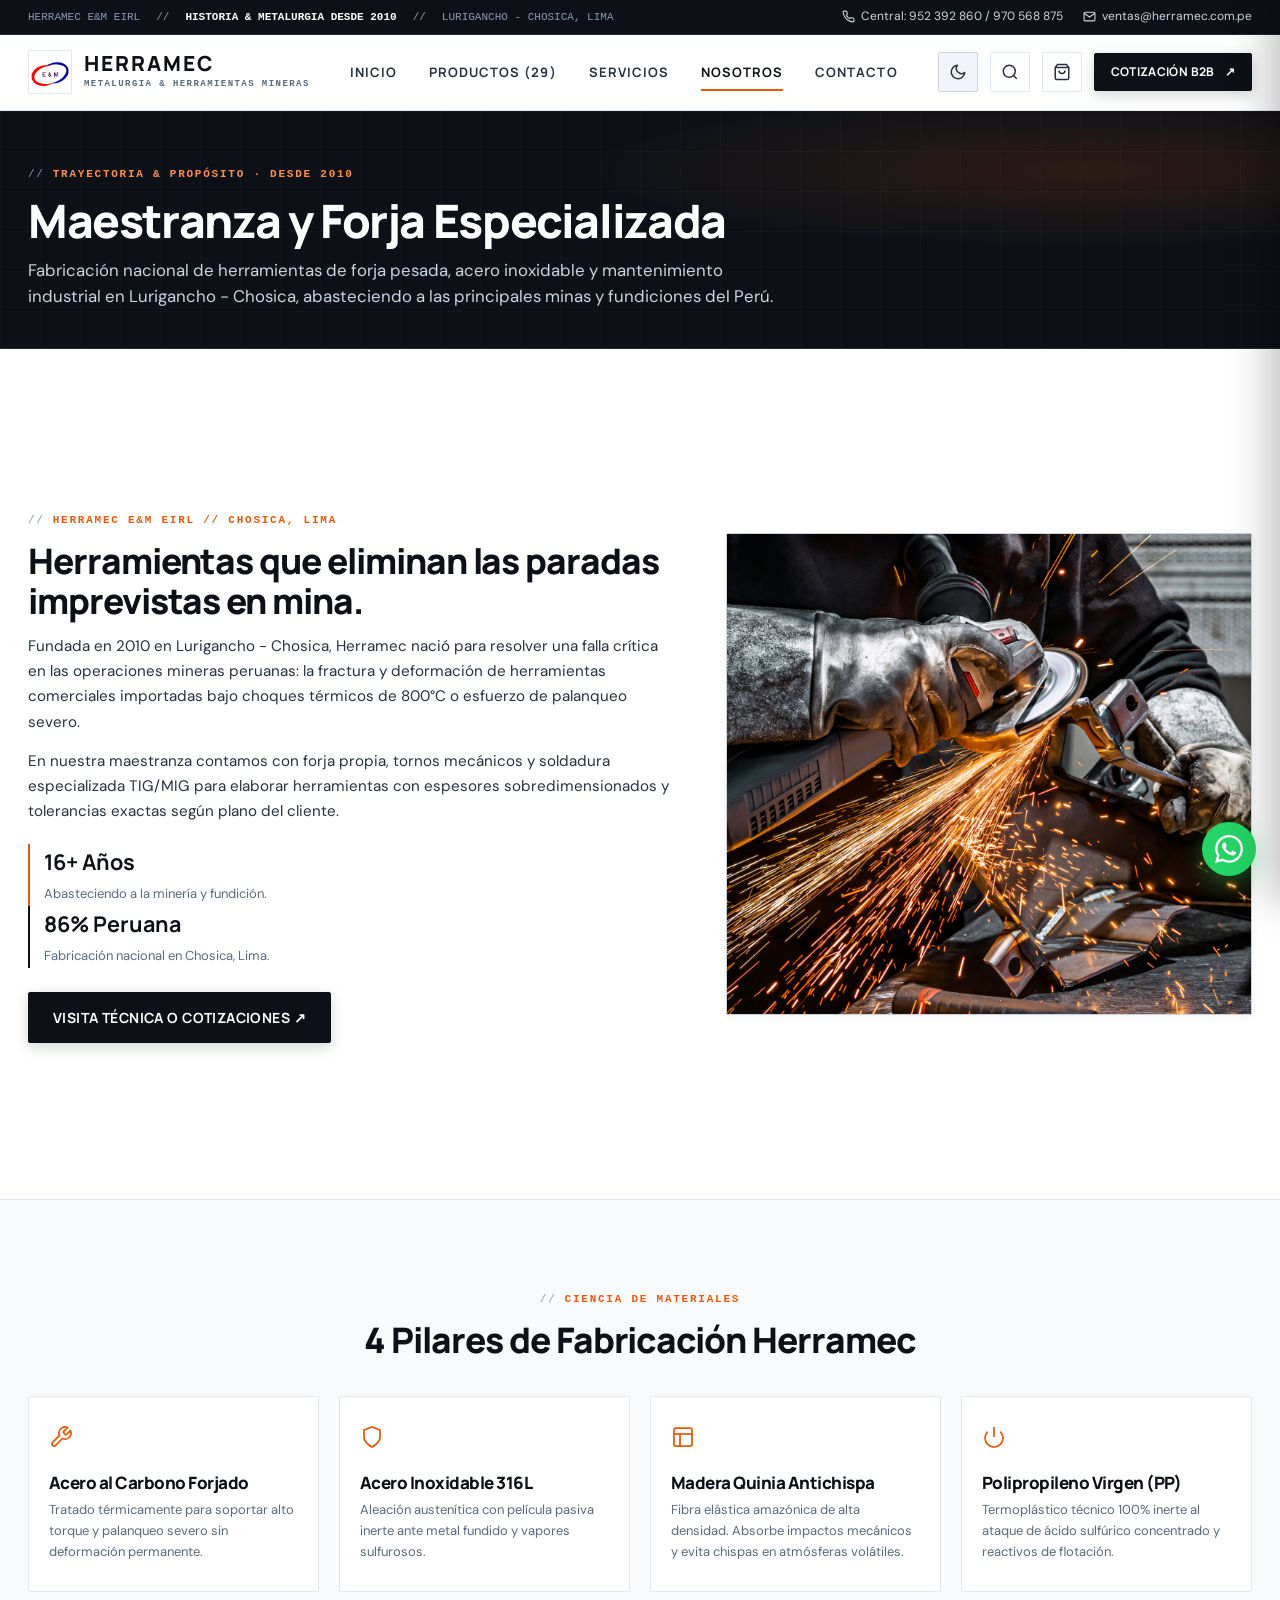
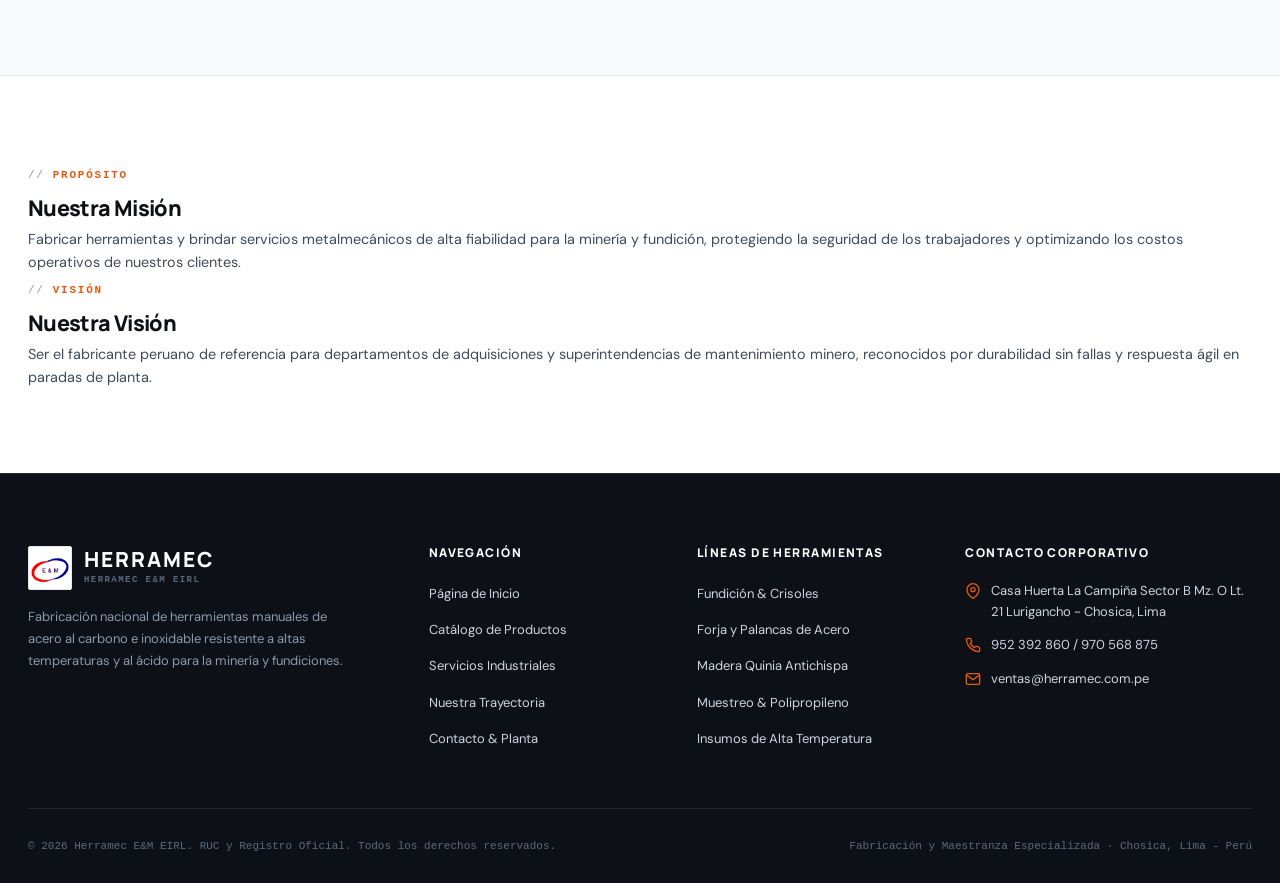
<file: nosotros.html>
﻿<!DOCTYPE html>
<html lang="es">
<head>
  <meta charset="UTF-8">
  <meta name="viewport" content="width=device-width, initial-scale=1.0">
  <meta name="description" content="Nuestra empresa y trayectoria: Herramec EIRL fundada en 2010 en Lurigancho-Chosica, especializada en herramientas de forja y acero inoxidable para la minería y fundiciones.">
  <title>Nuestra Empresa y Filosofía | HERRAMEC EIRL</title>
  
  <!-- Tipografía Google Fonts -->
  <link rel="preconnect" href="https://fonts.googleapis.com">
  <link rel="preconnect" href="https://fonts.gstatic.com" crossorigin>
  <link href="https://fonts.googleapis.com/css2?family=DM+Sans:ital,wght@0,400;0,500;0,700;1,400&family=Manrope:wght@500;600;700;800&display=swap" rel="stylesheet">
  
  <!-- Estilos Corporativos Patagonia Industrial -->
  <link rel="stylesheet" href="assets/css/styles.css">

  <style>
    .story-hero-block {
      background-color: var(--c-black);
      color: var(--c-white);
      padding: 72px 0 60px;
      width: 100%;
      box-sizing: border-box;
      border-bottom: 1px solid rgba(255, 255, 255, 0.1);
      background-image: 
        radial-gradient(ellipse 60% 50% at 85% 25%, rgba(232, 89, 12, 0.14) 0%, transparent 65%),
        linear-gradient(to right, rgba(255, 255, 255, 0.02) 1px, transparent 1px),
        linear-gradient(to bottom, rgba(255, 255, 255, 0.02) 1px, transparent 1px);
      background-size: 100% 100%, 40px 40px, 40px 40px;
    }

    .about-split-section {
      display: grid;
      grid-template-columns: 1.1fr 0.9fr;
      gap: 56px;
      align-items: center;
      padding: 72px 0;
    }

    .about-photo-composition {
      position: relative;
    }

    .about-main-image-frame {
      border: 1px solid var(--c-slate-300);
      border-radius: var(--radius-xs);
      overflow: hidden;
      background: var(--c-black);
      box-shadow: var(--shadow-card);
    }

    .about-main-image-frame img {
      width: 100%;
      height: auto;
      max-height: 480px;
      object-fit: cover;
      display: block;
    }

    .material-pillar-grid {
      display: grid;
      grid-template-columns: repeat(4, 1fr);
      gap: 20px;
      margin-top: 36px;
    }

    .material-pillar-card {
      background-color: var(--c-white);
      border: 1px solid var(--c-slate-200);
      border-radius: var(--radius-xs);
      padding: 28px 20px;
      transition: var(--transition);
    }

    .material-pillar-card:hover {
      border-color: var(--c-black);
      box-shadow: var(--shadow-hover);
    }

    .pillar-icon-svg {
      color: var(--c-orange);
      margin-bottom: 16px;
    }

    .material-pillar-card h4 {
      font-size: 1.0625rem;
      margin-bottom: 8px;
    }

    .material-pillar-card p {
      font-size: 0.8125rem;
      color: var(--c-slate-500);
      line-height: 1.6;
    }

    @media (max-width: 960px) {
      .about-split-section { grid-template-columns: 1fr; gap: 40px; }
      .material-pillar-grid { grid-template-columns: repeat(2, 1fr); }
    }

    @media (max-width: 580px) {
      .material-pillar-grid { grid-template-columns: 1fr; }
      .about-split-section { gap: 28px; padding: 36px 0; }
      .about-main-image-frame img { max-height: 280px; }
      .about-stats-grid { grid-template-columns: 1fr; gap: 16px; margin: 20px 0 24px; }
      .mission-vision-grid { grid-template-columns: 1fr; gap: 20px; }
      .mission-vision-card { padding: 22px 18px; }
    }
  </style>
  <script>(function(){try{var t=localStorage.getItem('herramec_theme')||(window.matchMedia('(prefers-color-scheme: dark)').matches?'dark':'light');if(t==='dark')document.documentElement.setAttribute('data-theme','dark');}catch(e){}})();</script>
</head>
<body>

  <!-- Topbar -->
  <div class="topbar">
    <div class="container topbar-content">
      <div class="topbar-left">
        <span>HERRAMEC E&amp;M EIRL</span>
        <span>//</span>
        <strong>HISTORIA &amp; METALURGIA DESDE 2010</strong>
        <span>//</span>
        <span>LURIGANCHO - CHOSICA, LIMA</span>
      </div>
      <div class="topbar-right">
        <a href="tel:+51952392860">
          <svg width="13" height="13" viewBox="0 0 24 24" fill="none" stroke="currentColor" stroke-width="2"><path d="M22 16.92v3a2 2 0 0 1-2.18 2 19.79 19.79 0 0 1-8.63-3.07 19.5 19.5 0 0 1-6-6 19.79 19.79 0 0 1-3.07-8.67A2 2 0 0 1 4.11 2h3a2 2 0 0 1 2 1.72 12.84 12.84 0 0 0 .7 2.81 2 2 0 0 1-.45 2.11L8.09 9.91a16 16 0 0 0 6 6l1.27-1.27a2 2 0 0 1 2.11-.45 12.84 12.84 0 0 0 2.81.7A2 2 0 0 1 22 16.92z"></path></svg>
          <span>Central: 952 392 860 / 970 568 875</span>
        </a>
        <a href="mailto:ventas@herramec.com.pe">
          <svg width="13" height="13" viewBox="0 0 24 24" fill="none" stroke="currentColor" stroke-width="2"><path d="M4 4h16c1.1 0 2 .9 2 2v12c0 1.1-.9 2-2 2H4c-1.1 0-2-.9-2-2V6c0-1.1.9-2 2-2z"></path><polyline points="22,6 12,13 2,6"></polyline></svg>
          <span>ventas@herramec.com.pe</span>
        </a>
      </div>
    </div>
  </div>

  <!-- Header -->
  <header class="header">
    <div class="container nav-container">
      <a href="index.html" class="brand-wrapper" aria-label="Herramec Inicio">
        <img src="assets/images/cropped-logo-ehrramec.jpeg" alt="Herramec Logo" class="brand-logo-img">
        <div class="brand-titles">
          <span class="brand-name">HERRAMEC</span>
          <span class="brand-sub">Metalurgia &amp; Herramientas Mineras</span>
        </div>
      </a>

      <nav>
        <ul class="nav-menu">
          <li><a href="index.html" class="nav-link">Inicio</a></li>
          <li><a href="productos.html" class="nav-link">Productos (29)</a></li>
          <li><a href="servicios.html" class="nav-link">Servicios</a></li>
          <li><a href="nosotros.html" class="nav-link active">Nosotros</a></li>
          <li><a href="contacto.html" class="nav-link">Contacto</a></li>
        </ul>
      </nav>

      <div class="nav-actions">
        <!-- Selector Dinámico de Tema (Claro / Oscuro) -->
        <button class="icon-action-btn theme-toggle-btn js-theme-toggle" aria-label="Cambiar tema claro/oscuro" title="Cambiar tema (Alt + T)">
          <svg class="theme-icon-moon" width="18" height="18" viewBox="0 0 24 24" fill="none" stroke="currentColor" stroke-width="2" stroke-linecap="round" stroke-linejoin="round">
            <path d="M21 12.79A9 9 0 1 1 11.21 3 7 7 0 0 0 21 12.79z"></path>
          </svg>
          <svg class="theme-icon-sun" width="19" height="19" viewBox="0 0 24 24" fill="none" stroke="currentColor" stroke-width="2" stroke-linecap="round" stroke-linejoin="round">
            <circle cx="12" cy="12" r="5"></circle>
            <line x1="12" y1="1" x2="12" y2="3"></line>
            <line x1="12" y1="21" x2="12" y2="23"></line>
            <line x1="4.22" y1="4.22" x2="5.64" y2="5.64"></line>
            <line x1="18.36" y1="18.36" x2="19.78" y2="19.78"></line>
            <line x1="1" y1="12" x2="3" y2="12"></line>
            <line x1="21" y1="12" x2="23" y2="12"></line>
            <line x1="4.22" y1="19.78" x2="5.64" y2="18.36"></line>
            <line x1="18.36" y1="5.64" x2="19.78" y2="4.22"></line>
          </svg>
        </button>
        <button class="icon-action-btn" onclick="openSearchModal()" aria-label="Buscar producto" title="Buscar en catálogo">
          <svg width="18" height="18" viewBox="0 0 24 24" fill="none" stroke="currentColor" stroke-width="2"><circle cx="11" cy="11" r="8"></circle><line x1="21" y1="21" x2="16.65" y2="16.65"></line></svg>
        </button>

        <button class="icon-action-btn js-open-quote-drawer" aria-label="Ver lista de cotización" title="Bolsa de cotización">
          <svg width="18" height="18" viewBox="0 0 24 24" fill="none" stroke="currentColor" stroke-width="2"><path d="M6 2L3 6v14a2 2 0 0 0 2 2h14a2 2 0 0 0 2-2V6l-3-4z"></path><line x1="3" y1="6" x2="21" y2="6"></line><path d="M16 10a4 4 0 0 1-8 0"></path></svg>
          <span class="cart-count">0</span>
        </button>

        <a href="cotizador.html" class="btn btn-black btn-sm">Cotización B2B <span>↗</span></a>

        <button class="icon-action-btn menu-toggle" id="menuToggle" aria-label="Abrir menú">
          <svg width="20" height="20" viewBox="0 0 24 24" fill="none" stroke="currentColor" stroke-width="2"><line x1="3" y1="12" x2="21" y2="12"></line><line x1="3" y1="6" x2="21" y2="6"></line><line x1="3" y1="18" x2="21" y2="18"></line></svg>
        </button>
      </div>
    </div>
  </header>

  <!-- Menú Móvil -->
  <div class="mobile-nav-drawer" id="mobileNavDrawer">
    <div>
      <div style="display:flex; justify-content:space-between; align-items:center; margin-bottom:32px;">
        <span class="brand-name">HERRAMEC</span>
        <button class="icon-action-btn" id="mobileNavClose" aria-label="Cerrar menú">
          <svg width="18" height="18" viewBox="0 0 24 24" fill="none" stroke="currentColor" stroke-width="2"><line x1="18" y1="6" x2="6" y2="18"></line><line x1="6" y1="6" x2="18" y2="18"></line></svg>
        </button>
      </div>
      <ul class="mobile-nav-links">
        <li><a href="index.html">Inicio</a></li>
        <li><a href="productos.html">Catálogo Completo (29 Productos)</a></li>
        <li><a href="servicios.html">Servicios Industriales</a></li>
        <li><a href="nosotros.html" class="active">Nuestra Empresa &amp; Filosofía</a></li>
        <li><a href="contacto.html">Contacto &amp; Ubicación</a></li>
        <li><a href="cotizador.html">Módulo de Cotización Formal</a></li>
      </ul>
    </div>
    <div style="border-top:1px solid var(--c-slate-200); padding-top:24px;">
      <a href="https://wa.me/51952392860" target="_blank" class="btn btn-primary" style="width:100%; margin-bottom:12px;">WhatsApp Directo ↗</a>
      <div class="text-xs text-slate">Lurigancho - Chosica, Lima · Telf: 952 392 860</div>
    </div>
  </div>

  <main>
    <!-- HERO NOSTROS -->
    <section class="story-hero-block" style="padding: 48px 0 38px;">
      <div class="container">
        <div class="eyebrow" style="color:#ff8e54;">Trayectoria &amp; Propósito · Desde 2010</div>
        <h1 style="font-size:clamp(2rem, 3.6vw, 3rem); color:#fff; margin-bottom:10px;">
          Maestranza y Forja Especializada
        </h1>
        <p style="font-size:1.05rem; color:var(--c-slate-300); max-width:760px; line-height:1.6; margin:0;">
          Fabricación nacional de herramientas de forja pesada, acero inoxidable y mantenimiento industrial en Lurigancho - Chosica, abasteciendo a las principales minas y fundiciones del Perú.
        </p>
      </div>
    </section>

    <!-- HISTORIA Y TALLER EN CHOSICA -->
    <section class="section">
      <div class="container">
        <div class="about-split-section">
          <div>
            <div class="eyebrow">Herramec E&amp;M EIRL // Chosica, Lima</div>
            <h2 style="font-size:clamp(1.7rem, 2.8vw, 2.2rem); margin-bottom:14px;">
              Herramientas que eliminan las paradas imprevistas en mina.
            </h2>
            <p style="font-size:0.95rem; line-height:1.65; color:var(--c-slate-700); margin-bottom:14px;">
              Fundada en 2010 en Lurigancho - Chosica, Herramec nació para resolver una falla crítica en las operaciones mineras peruanas: la fractura y deformación de herramientas comerciales importadas bajo choques térmicos de 800°C o esfuerzo de palanqueo severo.
            </p>
            <p style="font-size:0.95rem; line-height:1.65; color:var(--c-slate-700); margin-bottom:20px;">
              En nuestra maestranza contamos con forja propia, tornos mecánicos y soldadura especializada TIG/MIG para elaborar herramientas con espesores sobredimensionados y tolerancias exactas según plano del cliente.
            </p>

            <div class="about-stats-grid" style="margin-bottom:24px;">
              <div style="border-left:2px solid var(--c-orange); padding-left:14px;">
                <strong style="font-size:1.35rem; font-family:var(--font-display); color:var(--c-black); display:block;">16+ Años</strong>
                <span style="font-size:0.8125rem; color:var(--c-slate-500);">Abasteciendo a la minería y fundición.</span>
              </div>
              <div style="border-left:2px solid var(--c-black); padding-left:14px;">
                <strong style="font-size:1.35rem; font-family:var(--font-display); color:var(--c-black); display:block;">100% Peruana</strong>
                <span style="font-size:0.8125rem; color:var(--c-slate-500);">Fabricación nacional en Chosica, Lima.</span>
              </div>
            </div>

            <a href="contacto.html" class="btn btn-black">
              Visita Técnica o Cotizaciones ↗
            </a>
          </div>

          <div class="about-photo-composition">
            <div class="about-main-image-frame">
              <img src="assets/images/about-1.jpg" alt="Ingeniería y maestranza en Herramec Chosica">
            </div>
          </div>
        </div>
      </div>
    </section>

    <!-- CIENCIA DE MATERIALES (Patagonia Technical Pillars) -->
    <section class="section section-gray">
      <div class="container">
        <div style="text-align:center; max-width:680px; margin:0 auto 28px;">
          <div class="eyebrow">Ciencia de Materiales</div>
          <h2 style="font-size:clamp(1.7rem, 2.8vw, 2.2rem);">4 Pilares de Fabricación Herramec</h2>
        </div>

        <div class="material-pillar-grid">
          <div class="material-pillar-card">
            <svg class="pillar-icon-svg" width="24" height="24" viewBox="0 0 24 24" fill="none" stroke="currentColor" stroke-width="1.75"><path d="M14.7 6.3a1 1 0 0 0 0 1.4l1.6 1.6a1 1 0 0 0 1.4 0l3.77-3.77a6 6 0 0 1-7.94 7.94l-6.91 6.91a2.12 2.12 0 0 1-3-3l6.91-6.91a6 6 0 0 1 7.94-7.94l-3.76 3.76z"></path></svg>
            <h4>Acero al Carbono Forjado</h4>
            <p>Tratado térmicamente para soportar alto torque y palanqueo severo sin deformación permanente.</p>
          </div>

          <div class="material-pillar-card">
            <svg class="pillar-icon-svg" width="24" height="24" viewBox="0 0 24 24" fill="none" stroke="currentColor" stroke-width="1.75"><path d="M12 22s8-4 8-10V5l-8-3-8 3v7c0 6 8 10 8 10z"></path></svg>
            <h4>Acero Inoxidable 316L</h4>
            <p>Aleación austenítica con película pasiva inerte ante metal fundido y vapores sulfurosos.</p>
          </div>

          <div class="material-pillar-card">
            <svg class="pillar-icon-svg" width="24" height="24" viewBox="0 0 24 24" fill="none" stroke="currentColor" stroke-width="1.75"><rect x="3" y="3" width="18" height="18" rx="2"></rect><line x1="3" y1="9" x2="21" y2="9"></line><line x1="9" y1="21" x2="9" y2="9"></line></svg>
            <h4>Madera Quinia Antichispa</h4>
            <p>Fibra elástica amazónica de alta densidad. Absorbe impactos mecánicos y evita chispas en atmósferas volátiles.</p>
          </div>

          <div class="material-pillar-card">
            <svg class="pillar-icon-svg" width="24" height="24" viewBox="0 0 24 24" fill="none" stroke="currentColor" stroke-width="1.75"><path d="M18.36 6.64a9 9 0 1 1-12.73 0"></path><line x1="12" y1="2" x2="12" y2="12"></line></svg>
            <h4>Polipropileno Virgen (PP)</h4>
            <p>Termoplástico técnico 100% inerte al ataque de ácido sulfúrico concentrado y reactivos de flotación.</p>
          </div>
        </div>
      </div>
    </section>

    <!-- MISIÓN Y VISIÓN (Bordes Limpios) -->
    <section class="section">
      <div class="container">
        <div class="mission-vision-grid">
          <div class="mission-vision-card">
            <div class="eyebrow">Propósito</div>
            <h3 style="font-size:1.35rem; margin-bottom:8px;">Nuestra Misión</h3>
            <p style="color:var(--c-slate-600); line-height:1.6; font-size:0.9rem; margin:0;">
              Fabricar herramientas y brindar servicios metalmecánicos de alta fiabilidad para la minería y fundición, protegiendo la seguridad de los trabajadores y optimizando los costos operativos de nuestros clientes.
            </p>
          </div>

          <div class="mission-vision-card">
            <div class="eyebrow">Visión</div>
            <h3 style="font-size:1.35rem; margin-bottom:8px;">Nuestra Visión</h3>
            <p style="color:var(--c-slate-600); line-height:1.6; font-size:0.9rem; margin:0;">
              Ser el fabricante peruano de referencia para departamentos de adquisiciones y superintendencias de mantenimiento minero, reconocidos por durabilidad sin fallas y respuesta ágil en paradas de planta.
            </p>
          </div>
        </div>
      </div>
    </section>
  </main>

  <!-- FOOTER -->
  <footer class="footer">
    <div class="container">
      <div class="footer-top">
        <div class="footer-brand">
          <a href="index.html" class="brand-wrapper">
            <img src="assets/images/cropped-logo-ehrramec.jpeg" alt="Herramec Logo" class="brand-logo-img">
            <div class="brand-titles">
              <span class="brand-name">HERRAMEC</span>
              <span class="brand-sub">Herramec E&amp;M EIRL</span>
            </div>
          </a>
          <p>
            Fabricación nacional de herramientas manuales de acero al carbono e inoxidable resistente a altas temperaturas y al ácido para la minería y fundiciones.
          </p>
        </div>

        <div>
          <h4 class="footer-heading">Navegación</h4>
          <ul class="footer-links">
            <li><a href="index.html">Página de Inicio</a></li>
            <li><a href="productos.html">Catálogo de Productos</a></li>
            <li><a href="servicios.html">Servicios Industriales</a></li>
            <li><a href="nosotros.html">Nuestra Trayectoria</a></li>
            <li><a href="contacto.html">Contacto &amp; Planta</a></li>
          </ul>
        </div>

        <div>
          <h4 class="footer-heading">Líneas de Herramientas</h4>
          <ul class="footer-links">
            <li><a href="productos.html?cat=fundicion">Fundición &amp; Crisoles</a></li>
            <li><a href="productos.html?cat=forja-palancas">Forja y Palancas de Acero</a></li>
            <li><a href="productos.html?cat=madera-antichispa">Madera Quinia Antichispa</a></li>
            <li><a href="productos.html?cat=laboratorio-acidos">Muestreo &amp; Polipropileno</a></li>
            <li><a href="productos.html?cat=insumos-mantenimiento">Insumos de Alta Temperatura</a></li>
          </ul>
        </div>

        <div>
          <h4 class="footer-heading">Contacto Corporativo</h4>
          <div class="footer-contact-info">
            <div class="footer-contact-item">
              <svg width="16" height="16" viewBox="0 0 24 24" fill="none" stroke="currentColor" stroke-width="2"><path d="M21 10c0 7-9 13-9 13s-9-6-9-13a9 9 0 0 1 18 0z"></path><circle cx="12" cy="10" r="3"></circle></svg>
              <span>Casa Huerta La Campiña Sector B Mz. O Lt. 21 Lurigancho - Chosica, Lima</span>
            </div>
            <div class="footer-contact-item">
              <svg width="16" height="16" viewBox="0 0 24 24" fill="none" stroke="currentColor" stroke-width="2"><path d="M22 16.92v3a2 2 0 0 1-2.18 2 19.79 19.79 0 0 1-8.63-3.07 19.5 19.5 0 0 1-6-6 19.79 19.79 0 0 1-3.07-8.67A2 2 0 0 1 4.11 2h3a2 2 0 0 1 2 1.72 12.84 12.84 0 0 0 .7 2.81 2 2 0 0 1-.45 2.11L8.09 9.91a16 16 0 0 0 6 6l1.27-1.27a2 2 0 0 1 2.11-.45 12.84 12.84 0 0 0 2.81.7A2 2 0 0 1 22 16.92z"></path></svg>
              <span>952 392 860 / 970 568 875</span>
            </div>
            <div class="footer-contact-item">
              <svg width="16" height="16" viewBox="0 0 24 24" fill="none" stroke="currentColor" stroke-width="2"><path d="M4 4h16c1.1 0 2 .9 2 2v12c0 1.1-.9 2-2 2H4c-1.1 0-2-.9-2-2V6c0-1.1.9-2 2-2z"></path><polyline points="22,6 12,13 2,6"></polyline></svg>
              <span>ventas@herramec.com.pe</span>
            </div>
          </div>
        </div>
      </div>

      <div class="footer-bottom">
        <span>© 2026 Herramec E&amp;M EIRL. RUC y Registro Oficial. Todos los derechos reservados.</span>
        <span>Fabricación y Maestranza Especializada · Chosica, Lima - Perú</span>
      </div>
    </div>
  </footer>

  <!-- WhatsApp Flotante Directo -->
  <a href="https://wa.me/51952392860?text=Hola%20Herramec,%20solicito%20informaci%C3%B3n." target="_blank" class="whatsapp-floating" aria-label="Contactar por WhatsApp">
    <svg width="28" height="28" viewBox="0 0 24 24" fill="currentColor">
      <path d="M.057 24l1.687-6.163c-1.041-1.804-1.588-3.849-1.587-5.946.003-6.556 5.338-11.891 11.893-11.891 3.181.001 6.167 1.24 8.413 3.488 2.245 2.248 3.481 5.236 3.48 8.414-.003 6.557-5.338 11.892-11.893 11.892-1.99-.001-3.951-.5-5.688-1.448l-6.305 1.654zm6.597-3.807c1.676.995 3.276 1.591 5.392 1.592 5.448 0 9.886-4.434 9.889-9.885.002-5.462-4.415-9.89-9.881-9.892-5.452 0-9.887 4.434-9.889 9.884-.001 2.225.651 3.891 1.746 5.634l-.999 3.648 3.742-.981zm11.387-5.464c-.074-.124-.272-.198-.57-.347-.297-.149-1.758-.868-2.031-.967-.272-.099-.47-.149-.669.149-.198.297-.768.967-.941 1.165-.173.198-.347.223-.644.074-.297-.149-1.255-.462-2.39-1.475-.883-.788-1.48-1.761-1.653-2.059-.173-.297-.018-.458.13-.606.134-.133.297-.347.446-.521.151-.172.2-.296.3-.495.099-.198.05-.372-.025-.521-.075-.148-.669-1.611-.916-2.206-.242-.579-.487-.501-.669-.51l-.57-.01c-.198 0-.52.074-.792.372s-1.04 1.016-1.04 2.479 1.065 2.876 1.213 3.074c.149.198 2.095 3.2 5.076 4.487.709.306 1.263.489 1.694.626.712.226 1.36.194 1.872.118.571-.085 1.758-.719 2.006-1.413.248-.695.248-1.29.173-1.414z"/>
    </svg>
  </a>

  <!-- Drawer Cotización -->
  <div class="drawer-overlay" id="quoteDrawerOverlay"></div>
  <aside class="quote-drawer" id="quoteDrawer">
    <div class="drawer-header">
      <div class="drawer-title">
        <svg width="18" height="18" viewBox="0 0 24 24" fill="none" stroke="currentColor" stroke-width="2"><path d="M6 2L3 6v14a2 2 0 0 0 2 2h14a2 2 0 0 0 2-2V6l-3-4z"></path><line x1="3" y1="6" x2="21" y2="6"></line><path d="M16 10a4 4 0 0 1-8 0"></path></svg>
        <span>Lista de Cotización</span>
      </div>
      <button class="drawer-close" id="quoteDrawerClose" aria-label="Cerrar drawer">
        <svg width="18" height="18" viewBox="0 0 24 24" fill="none" stroke="currentColor" stroke-width="2"><line x1="18" y1="6" x2="6" y2="18"></line><line x1="6" y1="6" x2="18" y2="18"></line></svg>
      </button>
    </div>
    <div class="drawer-body" id="quoteDrawerBody"></div>
    <div class="drawer-footer" id="quoteDrawerFooter" style="display:none;">
      <button class="btn btn-primary" id="btnSendQuoteWhatsapp" style="width:100%;">
        Enviar por WhatsApp a Ventas ↗
      </button>
      <a href="cotizador.html" class="btn btn-outline" style="width:100%;">
        Ver y Exportar Cotización Completa
      </a>
      <button class="btn-clear-quote-drawer" onclick="clearQuoteDrawer()">
        <svg width="14" height="14" viewBox="0 0 24 24" fill="none" stroke="currentColor" stroke-width="2"><polyline points="3 6 5 6 21 6"></polyline><path d="M19 6v14a2 2 0 0 1-2 2H7a2 2 0 0 1-2-2V6m3 0V4a2 2 0 0 1 2-2h4a2 2 0 0 1 2 2v2"></path><line x1="10" y1="11" x2="10" y2="17"></line><line x1="14" y1="11" x2="14" y2="17"></line></svg>
        Limpiar lista de cotización
      </button>
    </div>
  </aside>

  <!-- Scripts -->
  <script src="assets/js/products.js"></script>
  <script src="assets/js/main.js"></script>
</body>
</html>
</file>
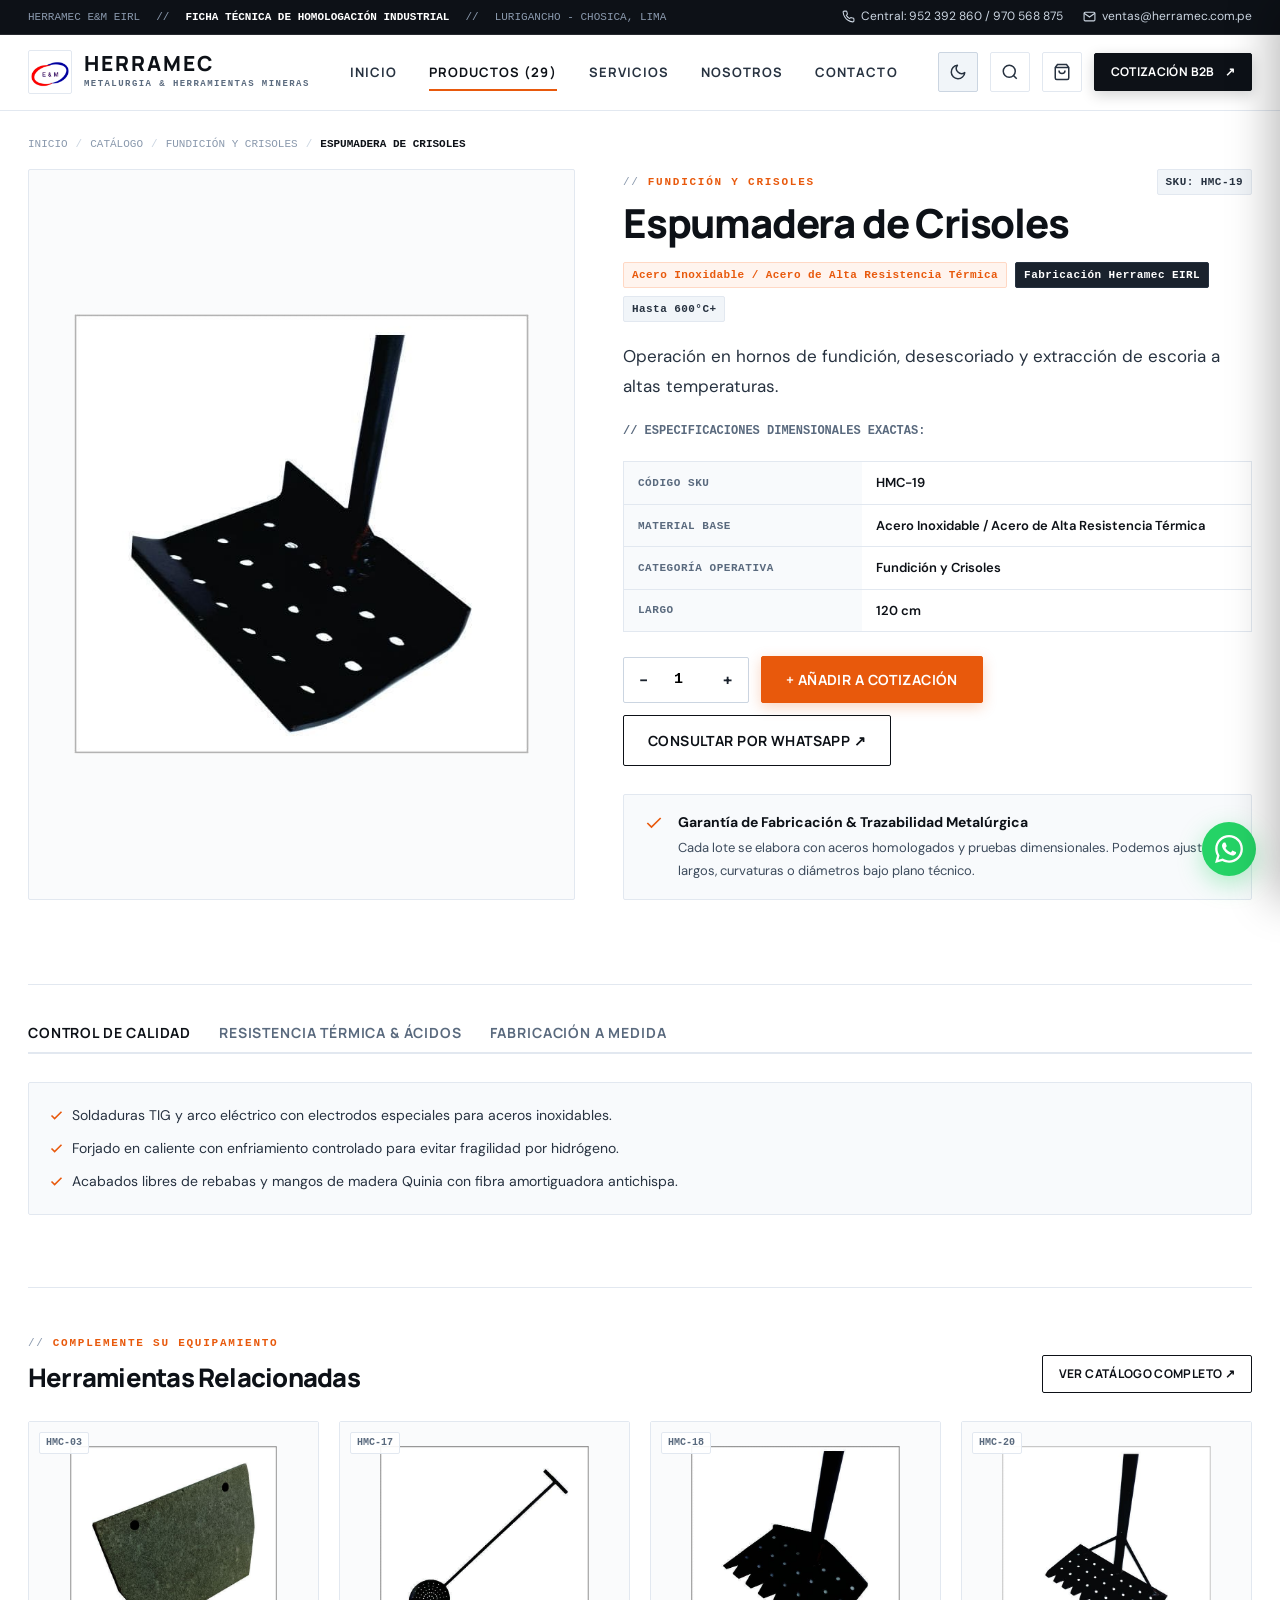
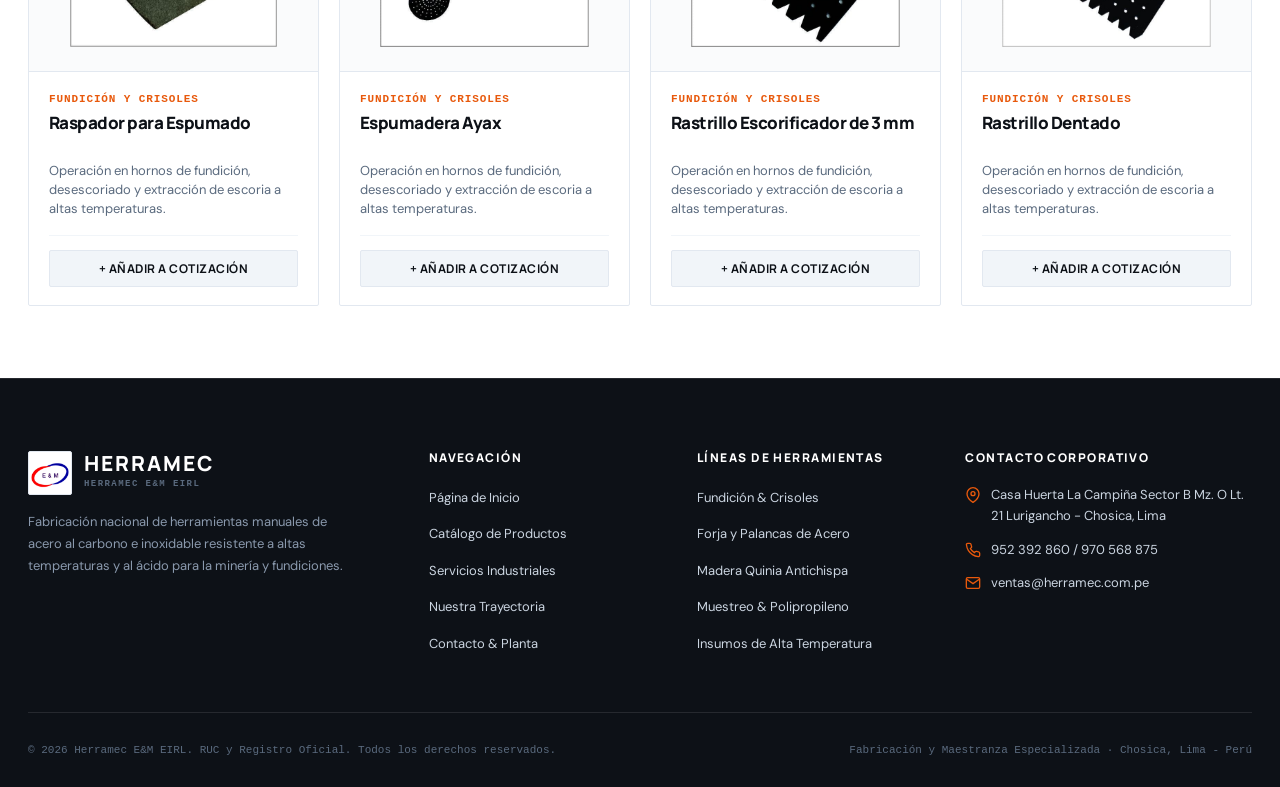
<file: producto-detalle.html>
﻿<!DOCTYPE html>
<html lang="es">
<head>
  <meta charset="UTF-8">
  <meta name="viewport" content="width=device-width, initial-scale=1.0">
  <meta name="description" content="Ficha técnica de herramienta industrial Herramec EIRL: medidas exactas, materiales de forja, resistencia al calor y al ácido para la minería y fundiciones.">
  <title>Ficha Técnica de Herramienta Industrial | HERRAMEC EIRL</title>
  
  <!-- Tipografía Google Fonts -->
  <link rel="preconnect" href="https://fonts.googleapis.com">
  <link rel="preconnect" href="https://fonts.gstatic.com" crossorigin>
  <link href="https://fonts.googleapis.com/css2?family=DM+Sans:ital,wght@0,400;0,500;0,700;1,400&family=Manrope:wght@500;600;700;800&display=swap" rel="stylesheet">
  
  <!-- Estilos Corporativos Patagonia Industrial -->
  <link rel="stylesheet" href="assets/css/styles.css">

  <style>
    .breadcrumb-nav {
      display: flex;
      align-items: center;
      gap: 8px;
      font-family: var(--font-mono);
      font-size: 0.6875rem;
      color: var(--c-slate-400);
      padding: 24px 0 16px;
      flex-wrap: wrap;
    }
    .breadcrumb-nav a:hover { color: var(--c-black); }
    .breadcrumb-sep { color: var(--c-slate-300); }

    .detail-grid-pdp {
      display: grid;
      grid-template-columns: 1fr 1.15fr;
      gap: 48px;
      padding-bottom: 64px;
    }

    /* Marco Técnico de Imagen de Producto:
       Fondo neutro, herramienta 100% visible sin recortes */
    .detail-photo-stage {
      background-color: #fafbfc;
      border: 1px solid var(--c-slate-200);
      border-radius: var(--radius-xs);
      padding: 40px;
      display: flex;
      align-items: center;
      justify-content: center;
      min-height: 480px;
      position: sticky;
      top: 96px;
    }

    .detail-photo-stage img {
      max-width: 100%;
      max-height: 440px;
      object-fit: contain;
      width: auto;
      height: auto;
      transition: transform 0.3s ease;
    }

    .spec-table-blueprint {
      width: 100%;
      border-collapse: collapse;
      margin: 20px 0;
      font-size: 0.8125rem;
      background: var(--c-white);
      border: 1px solid var(--c-slate-200);
    }

    .spec-table-blueprint th, 
    .spec-table-blueprint td {
      padding: 10px 14px;
      text-align: left;
      border-bottom: 1px solid var(--c-slate-200);
    }

    .spec-table-blueprint tr:last-child th,
    .spec-table-blueprint tr:last-child td {
      border-bottom: none;
    }

    .spec-table-blueprint th {
      color: var(--c-slate-500);
      font-family: var(--font-mono);
      font-size: 0.6875rem;
      text-transform: uppercase;
      letter-spacing: 0.05em;
      width: 38%;
      background: var(--c-slate-50);
    }

    .spec-table-blueprint td {
      color: var(--c-black);
      font-weight: 600;
    }

    .pdp-action-bar {
      display: flex;
      align-items: center;
      gap: 12px;
      margin: 24px 0 28px;
      flex-wrap: wrap;
    }

    .pdp-quantity-box {
      display: flex;
      align-items: center;
      border: 1px solid var(--c-slate-300);
      border-radius: var(--radius-xs);
      background-color: var(--c-white);
      height: 46px;
    }

    .pdp-quantity-btn {
      width: 40px;
      height: 100%;
      display: grid;
      place-items: center;
      font-size: 1rem;
      font-weight: 700;
      color: var(--c-slate-800);
    }

    .pdp-quantity-btn:hover { background-color: var(--c-slate-100); }

    .pdp-quantity-input {
      width: 44px;
      text-align: center;
      font-family: var(--font-mono);
      font-size: 0.9375rem;
      font-weight: 700;
      border: none;
      outline: none;
    }

    /* Tabs Técnicos */
    .tab-nav-blueprint {
      display: flex;
      gap: 28px;
      border-bottom: 2px solid var(--c-slate-200);
      margin-bottom: 28px;
      overflow-x: auto;
    }

    .tab-btn-tech {
      padding: 10px 0;
      font-family: var(--font-display);
      font-size: 0.875rem;
      font-weight: 700;
      text-transform: uppercase;
      letter-spacing: 0.06em;
      color: var(--c-slate-500);
      border-bottom: 2px solid transparent;
      margin-bottom: -2px;
      white-space: nowrap;
      cursor: pointer;
      transition: var(--transition);
    }

    .tab-btn-tech.active,
    .tab-btn-tech:hover {
      color: var(--c-black);
      border-color: var(--c-orange);
    }

    .tab-pane-content {
      display: none;
      line-height: 1.8;
      color: var(--c-slate-700);
      font-size: 0.9375rem;
    }

    .tab-pane-content.active { display: block; }

    @media (max-width: 900px) {
      .detail-grid-pdp { grid-template-columns: 1fr; gap: 32px; }
      .detail-photo-stage { position: static; min-height: 280px; padding: 20px; }
      .product-specs-detail-grid { grid-template-columns: 1fr; gap: 24px; }
    }

    .product-specs-detail-grid {
      display: grid;
      grid-template-columns: 1fr 1fr;
      gap: 40px;
    }

    @media (max-width: 580px) {
      .pdp-action-bar {
        flex-direction: column;
        align-items: stretch;
      }
      .pdp-action-bar .btn {
        width: 100%;
      }
      .tab-nav-blueprint {
        gap: 16px;
      }
      .spec-table-blueprint th,
      .spec-table-blueprint td {
        padding: 8px 10px;
        font-size: 0.75rem;
      }
    }
  </style>
  <script>(function(){try{var t=localStorage.getItem('herramec_theme')||(window.matchMedia('(prefers-color-scheme: dark)').matches?'dark':'light');if(t==='dark')document.documentElement.setAttribute('data-theme','dark');}catch(e){}})();</script>
</head>
<body>

  <!-- Topbar -->
  <div class="topbar">
    <div class="container topbar-content">
      <div class="topbar-left">
        <span>HERRAMEC E&amp;M EIRL</span>
        <span>//</span>
        <strong>FICHA TÉCNICA DE HOMOLOGACIÓN INDUSTRIAL</strong>
        <span>//</span>
        <span>LURIGANCHO - CHOSICA, LIMA</span>
      </div>
      <div class="topbar-right">
        <a href="tel:+51952392860">
          <svg width="13" height="13" viewBox="0 0 24 24" fill="none" stroke="currentColor" stroke-width="2"><path d="M22 16.92v3a2 2 0 0 1-2.18 2 19.79 19.79 0 0 1-8.63-3.07 19.5 19.5 0 0 1-6-6 19.79 19.79 0 0 1-3.07-8.67A2 2 0 0 1 4.11 2h3a2 2 0 0 1 2 1.72 12.84 12.84 0 0 0 .7 2.81 2 2 0 0 1-.45 2.11L8.09 9.91a16 16 0 0 0 6 6l1.27-1.27a2 2 0 0 1 2.11-.45 12.84 12.84 0 0 0 2.81.7A2 2 0 0 1 22 16.92z"></path></svg>
          <span>Central: 952 392 860 / 970 568 875</span>
        </a>
        <a href="mailto:ventas@herramec.com.pe">
          <svg width="13" height="13" viewBox="0 0 24 24" fill="none" stroke="currentColor" stroke-width="2"><path d="M4 4h16c1.1 0 2 .9 2 2v12c0 1.1-.9 2-2 2H4c-1.1 0-2-.9-2-2V6c0-1.1.9-2 2-2z"></path><polyline points="22,6 12,13 2,6"></polyline></svg>
          <span>ventas@herramec.com.pe</span>
        </a>
      </div>
    </div>
  </div>

  <!-- Header -->
  <header class="header">
    <div class="container nav-container">
      <a href="index.html" class="brand-wrapper" aria-label="Herramec Inicio">
        <img src="assets/images/cropped-logo-ehrramec.jpeg" alt="Herramec Logo" class="brand-logo-img">
        <div class="brand-titles">
          <span class="brand-name">HERRAMEC</span>
          <span class="brand-sub">Metalurgia &amp; Herramientas Mineras</span>
        </div>
      </a>

      <nav>
        <ul class="nav-menu">
          <li><a href="index.html" class="nav-link">Inicio</a></li>
          <li><a href="productos.html" class="nav-link active">Productos (29)</a></li>
          <li><a href="servicios.html" class="nav-link">Servicios</a></li>
          <li><a href="nosotros.html" class="nav-link">Nosotros</a></li>
          <li><a href="contacto.html" class="nav-link">Contacto</a></li>
        </ul>
      </nav>

      <div class="nav-actions">
        <!-- Selector Dinámico de Tema (Claro / Oscuro) -->
        <button class="icon-action-btn theme-toggle-btn js-theme-toggle" aria-label="Cambiar tema claro/oscuro" title="Cambiar tema (Alt + T)">
          <svg class="theme-icon-moon" width="18" height="18" viewBox="0 0 24 24" fill="none" stroke="currentColor" stroke-width="2" stroke-linecap="round" stroke-linejoin="round">
            <path d="M21 12.79A9 9 0 1 1 11.21 3 7 7 0 0 0 21 12.79z"></path>
          </svg>
          <svg class="theme-icon-sun" width="19" height="19" viewBox="0 0 24 24" fill="none" stroke="currentColor" stroke-width="2" stroke-linecap="round" stroke-linejoin="round">
            <circle cx="12" cy="12" r="5"></circle>
            <line x1="12" y1="1" x2="12" y2="3"></line>
            <line x1="12" y1="21" x2="12" y2="23"></line>
            <line x1="4.22" y1="4.22" x2="5.64" y2="5.64"></line>
            <line x1="18.36" y1="18.36" x2="19.78" y2="19.78"></line>
            <line x1="1" y1="12" x2="3" y2="12"></line>
            <line x1="21" y1="12" x2="23" y2="12"></line>
            <line x1="4.22" y1="19.78" x2="5.64" y2="18.36"></line>
            <line x1="18.36" y1="5.64" x2="19.78" y2="4.22"></line>
          </svg>
        </button>
        <button class="icon-action-btn" onclick="openSearchModal()" aria-label="Buscar producto" title="Buscar en catálogo">
          <svg width="18" height="18" viewBox="0 0 24 24" fill="none" stroke="currentColor" stroke-width="2"><circle cx="11" cy="11" r="8"></circle><line x1="21" y1="21" x2="16.65" y2="16.65"></line></svg>
        </button>

        <button class="icon-action-btn js-open-quote-drawer" aria-label="Ver lista de cotización" title="Bolsa de cotización">
          <svg width="18" height="18" viewBox="0 0 24 24" fill="none" stroke="currentColor" stroke-width="2"><path d="M6 2L3 6v14a2 2 0 0 0 2 2h14a2 2 0 0 0 2-2V6l-3-4z"></path><line x1="3" y1="6" x2="21" y2="6"></line><path d="M16 10a4 4 0 0 1-8 0"></path></svg>
          <span class="cart-count">0</span>
        </button>

        <a href="cotizador.html" class="btn btn-black btn-sm">Cotización B2B <span>↗</span></a>

        <button class="icon-action-btn menu-toggle" id="menuToggle" aria-label="Abrir menú">
          <svg width="20" height="20" viewBox="0 0 24 24" fill="none" stroke="currentColor" stroke-width="2"><line x1="3" y1="12" x2="21" y2="12"></line><line x1="3" y1="6" x2="21" y2="6"></line><line x1="3" y1="18" x2="21" y2="18"></line></svg>
        </button>
      </div>
    </div>
  </header>

  <!-- Menú Móvil -->
  <div class="mobile-nav-drawer" id="mobileNavDrawer">
    <div>
      <div style="display:flex; justify-content:space-between; align-items:center; margin-bottom:32px;">
        <span class="brand-name">HERRAMEC</span>
        <button class="icon-action-btn" id="mobileNavClose" aria-label="Cerrar menú">
          <svg width="18" height="18" viewBox="0 0 24 24" fill="none" stroke="currentColor" stroke-width="2"><line x1="18" y1="6" x2="6" y2="18"></line><line x1="6" y1="6" x2="18" y2="18"></line></svg>
        </button>
      </div>
      <ul class="mobile-nav-links">
        <li><a href="index.html">Inicio</a></li>
        <li><a href="productos.html">Catálogo Completo (29 Productos)</a></li>
        <li><a href="servicios.html">Servicios Industriales</a></li>
        <li><a href="nosotros.html">Nuestra Empresa &amp; Filosofía</a></li>
        <li><a href="contacto.html">Contacto &amp; Ubicación</a></li>
        <li><a href="cotizador.html">Módulo de Cotización Formal</a></li>
      </ul>
    </div>
    <div style="border-top:1px solid var(--c-slate-200); padding-top:24px;">
      <a href="https://wa.me/51952392860" target="_blank" class="btn btn-primary" style="width:100%; margin-bottom:12px;">WhatsApp Directo ↗</a>
      <div class="text-xs text-slate">Lurigancho - Chosica, Lima · Telf: 952 392 860</div>
    </div>
  </div>

  <main>
    <div class="container">
      <!-- Migas de Pan -->
      <nav class="breadcrumb-nav">
        <a href="index.html">INICIO</a>
        <span class="breadcrumb-sep">/</span>
        <a href="productos.html">CATÁLOGO</a>
        <span class="breadcrumb-sep">/</span>
        <span id="breadcrumbCategory">CATEGORÍA</span>
        <span class="breadcrumb-sep">/</span>
        <strong id="breadcrumbTitle" style="color:var(--c-black);">PRODUCTO</strong>
      </nav>

      <!-- Grid Principal de Detalle -->
      <div class="detail-grid-pdp">
        <!-- Escenario de Fotografía (100% entera sin recortes) -->
        <div class="detail-photo-stage">
          <img id="detailProductImage" src="assets/images/products/19_espumadera-de-crisoles.jpg" alt="Foto del Producto">
        </div>

        <!-- Columna Técnica -->
        <div>
          <div style="display:flex; align-items:center; justify-content:space-between; margin-bottom:6px;">
            <span class="eyebrow" id="detailProductCat" style="margin-bottom:0;">FUNDICIÓN &amp; CRISOLES</span>
            <span class="tech-tag" id="detailProductSku">REF: HMC-19</span>
          </div>

          <h1 id="detailProductTitle" style="font-size:clamp(1.8rem, 3.2vw, 2.5rem); margin-bottom:16px;">
            Espumadera de Crisoles
          </h1>

          <div style="display:flex; gap:8px; flex-wrap:wrap; margin-bottom:20px;">
            <span class="tech-tag tech-tag-orange" id="detailProductMaterial">Acero Inoxidable / Alta Temperatura</span>
            <span class="tech-tag tech-tag-dark">Fabricación Herramec EIRL</span>
            <span class="tech-tag" id="detailProductTemp">TEMP: HASTA 600°C+</span>
          </div>

          <p id="detailProductApp" style="font-size:1.0625rem; line-height:1.75; color:var(--c-slate-700); margin-bottom:20px;">
            Diseñada especialmente para operaciones de desescoriado y extracción de escoria en crisoles de fundición, garantizando distancia térmica de seguridad para el operador y resistencia a choques térmicos continuos.
          </p>

          <!-- Tabla Técnica de Dimensiones -->
          <div>
            <div class="text-xs text-mono text-slate" style="margin-bottom:6px; font-weight:700;">
              // ESPECIFICACIONES DIMENSIONALES EXACTAS:
            </div>
            <table class="spec-table-blueprint" id="detailMeasuresTable">
              <tbody><!-- Llenado dinámico --></tbody>
            </table>
          </div>

          <!-- Barra de Acciones y Cantidad -->
          <div class="pdp-action-bar">
            <div class="pdp-quantity-box">
              <button class="pdp-quantity-btn" id="btnQtyMinus">-</button>
              <input type="number" class="pdp-quantity-input" id="pdpQtyInput" value="1" min="1" max="500">
              <button class="pdp-quantity-btn" id="btnQtyPlus">+</button>
            </div>

            <button class="btn btn-primary" id="btnPdpAddQuote">
              + Añadir a Cotización
            </button>

            <a href="#" class="btn btn-outline" id="btnPdpWhatsappDirect" target="_blank">
              Consultar por WhatsApp ↗
            </a>
          </div>

          <!-- Cuadro de Garantía de Maestranza -->
          <div style="background-color:var(--c-slate-50); border:1px solid var(--c-slate-200); padding:16px 20px; border-radius:var(--radius-xs); display:flex; gap:14px; align-items:flex-start;">
            <svg width="20" height="20" viewBox="0 0 24 24" fill="none" stroke="currentColor" stroke-width="2" style="color:var(--c-orange); flex-shrink:0; margin-top:2px;"><polyline points="20 6 9 17 4 12"></polyline></svg>
            <div class="text-sm">
              <strong style="color:var(--c-black); display:block; margin-bottom:2px;">Garantía de Fabricación &amp; Trazabilidad Metalúrgica</strong>
              <span style="color:var(--c-slate-600); font-size:0.8125rem;">
                Cada lote se elabora con aceros homologados y pruebas dimensionales. Podemos ajustar largos, curvaturas o diámetros bajo plano técnico.
              </span>
            </div>
          </div>
        </div>
      </div>

      <!-- TABS TÉCNICOS DETALLADOS -->
      <div style="border-top:1px solid var(--c-slate-200); padding-top:28px; margin-top:20px;">
        <div class="tab-nav-blueprint">
          <button class="tab-btn-tech active" data-tab="tab-specs">Control de Calidad</button>
          <button class="tab-btn-tech" data-tab="tab-durability">Resistencia Térmica &amp; Ácidos</button>
          <button class="tab-btn-tech" data-tab="tab-custom">Fabricación a Medida</button>
        </div>

        <div class="tab-pane-content active" id="tab-specs">
          <div style="background:var(--c-slate-50); border:1px solid var(--c-slate-200); padding:20px; border-radius:var(--radius-xs);">
            <ul style="list-style:none; display:grid; gap:8px; font-size:0.875rem;">
              <li style="display:flex; align-items:center; gap:8px;">
                <svg width="15" height="15" viewBox="0 0 24 24" fill="none" stroke="var(--c-orange)" stroke-width="2.5"><polyline points="20 6 9 17 4 12"></polyline></svg>
                <span>Soldaduras TIG y arco eléctrico con electrodos especiales para aceros inoxidables.</span>
              </li>
              <li style="display:flex; align-items:center; gap:8px;">
                <svg width="15" height="15" viewBox="0 0 24 24" fill="none" stroke="var(--c-orange)" stroke-width="2.5"><polyline points="20 6 9 17 4 12"></polyline></svg>
                <span>Forjado en caliente con enfriamiento controlado para evitar fragilidad por hidrógeno.</span>
              </li>
              <li style="display:flex; align-items:center; gap:8px;">
                <svg width="15" height="15" viewBox="0 0 24 24" fill="none" stroke="var(--c-orange)" stroke-width="2.5"><polyline points="20 6 9 17 4 12"></polyline></svg>
                <span>Acabados libres de rebabas y mangos de madera Quinia con fibra amortiguadora antichispa.</span>
              </li>
            </ul>
          </div>
        </div>

        <div class="tab-pane-content" id="tab-durability">
          <div style="background:var(--c-slate-50); border:1px solid var(--c-slate-200); padding:20px; border-radius:var(--radius-xs);">
            <ul style="list-style:none; display:grid; gap:8px; font-size:0.875rem;">
              <li style="display:flex; align-items:center; gap:8px;">
                <svg width="15" height="15" viewBox="0 0 24 24" fill="none" stroke="var(--c-orange)" stroke-width="2.5"><polyline points="20 6 9 17 4 12"></polyline></svg>
                <span><strong>Fundición y Hornos:</strong> Aleaciones que conservan su tenacidad mecánica ante choques térmicos de 600°C+.</span>
              </li>
              <li style="display:flex; align-items:center; gap:8px;">
                <svg width="15" height="15" viewBox="0 0 24 24" fill="none" stroke="var(--c-orange)" stroke-width="2.5"><polyline points="20 6 9 17 4 12"></polyline></svg>
                <span><strong>Lixiviación y Celdas:</strong> Polipropileno virgen y aceros serie 300 inmunes al ataque de ácido sulfúrico.</span>
              </li>
            </ul>
          </div>
        </div>

        <div class="tab-pane-content" id="tab-custom">
          <div style="background:var(--c-slate-50); border:1px solid var(--c-slate-200); padding:20px; border-radius:var(--radius-xs); display:flex; justify-content:space-between; align-items:center; gap:20px; flex-wrap:wrap;">
            <div>
              <strong style="color:var(--c-black); display:block; margin-bottom:4px;">¿Necesita este ítem con medidas especiales?</strong>
              <span style="font-size:0.85rem; color:var(--c-slate-600);">Podemos fabricar con vástagos de 1.80m, 2.0m o curvaturas según plano de su crisol.</span>
            </div>
            <a href="contacto.html" class="btn btn-primary btn-sm">Solicitar Medida Especial ↗</a>
          </div>
        </div>
      </div>

      <!-- PRODUCTOS RELACIONADOS -->
      <div style="margin-top:72px; padding-top:40px; border-top:1px solid var(--c-slate-200);">
        <div style="display:flex; justify-content:space-between; align-items:flex-end; margin-bottom:28px;">
          <div>
            <div class="eyebrow">Complemente su Equipamiento</div>
            <h2 style="font-size:1.6rem;">Herramientas Relacionadas</h2>
          </div>
          <a href="productos.html" class="btn btn-outline btn-sm">Ver Catálogo Completo ↗</a>
        </div>
        <div class="product-grid" id="relatedProductsGrid"></div>
      </div>
    </div>
  </main>

  <!-- FOOTER -->
  <footer class="footer" style="margin-top:72px;">
    <div class="container">
      <div class="footer-top">
        <div class="footer-brand">
          <a href="index.html" class="brand-wrapper">
            <img src="assets/images/cropped-logo-ehrramec.jpeg" alt="Herramec Logo" class="brand-logo-img">
            <div class="brand-titles">
              <span class="brand-name">HERRAMEC</span>
              <span class="brand-sub">Herramec E&amp;M EIRL</span>
            </div>
          </a>
          <p>
            Fabricación nacional de herramientas manuales de acero al carbono e inoxidable resistente a altas temperaturas y al ácido para la minería y fundiciones.
          </p>
        </div>

        <div>
          <h4 class="footer-heading">Navegación</h4>
          <ul class="footer-links">
            <li><a href="index.html">Página de Inicio</a></li>
            <li><a href="productos.html">Catálogo de Productos</a></li>
            <li><a href="servicios.html">Servicios Industriales</a></li>
            <li><a href="nosotros.html">Nuestra Trayectoria</a></li>
            <li><a href="contacto.html">Contacto &amp; Planta</a></li>
          </ul>
        </div>

        <div>
          <h4 class="footer-heading">Líneas de Herramientas</h4>
          <ul class="footer-links">
            <li><a href="productos.html?cat=fundicion">Fundición &amp; Crisoles</a></li>
            <li><a href="productos.html?cat=forja-palancas">Forja y Palancas de Acero</a></li>
            <li><a href="productos.html?cat=madera-antichispa">Madera Quinia Antichispa</a></li>
            <li><a href="productos.html?cat=laboratorio-acidos">Muestreo &amp; Polipropileno</a></li>
            <li><a href="productos.html?cat=insumos-mantenimiento">Insumos de Alta Temperatura</a></li>
          </ul>
        </div>

        <div>
          <h4 class="footer-heading">Contacto Corporativo</h4>
          <div class="footer-contact-info">
            <div class="footer-contact-item">
              <svg width="16" height="16" viewBox="0 0 24 24" fill="none" stroke="currentColor" stroke-width="2"><path d="M21 10c0 7-9 13-9 13s-9-6-9-13a9 9 0 0 1 18 0z"></path><circle cx="12" cy="10" r="3"></circle></svg>
              <span>Casa Huerta La Campiña Sector B Mz. O Lt. 21 Lurigancho - Chosica, Lima</span>
            </div>
            <div class="footer-contact-item">
              <svg width="16" height="16" viewBox="0 0 24 24" fill="none" stroke="currentColor" stroke-width="2"><path d="M22 16.92v3a2 2 0 0 1-2.18 2 19.79 19.79 0 0 1-8.63-3.07 19.5 19.5 0 0 1-6-6 19.79 19.79 0 0 1-3.07-8.67A2 2 0 0 1 4.11 2h3a2 2 0 0 1 2 1.72 12.84 12.84 0 0 0 .7 2.81 2 2 0 0 1-.45 2.11L8.09 9.91a16 16 0 0 0 6 6l1.27-1.27a2 2 0 0 1 2.11-.45 12.84 12.84 0 0 0 2.81.7A2 2 0 0 1 22 16.92z"></path></svg>
              <span>952 392 860 / 970 568 875</span>
            </div>
            <div class="footer-contact-item">
              <svg width="16" height="16" viewBox="0 0 24 24" fill="none" stroke="currentColor" stroke-width="2"><path d="M4 4h16c1.1 0 2 .9 2 2v12c0 1.1-.9 2-2 2H4c-1.1 0-2-.9-2-2V6c0-1.1.9-2 2-2z"></path><polyline points="22,6 12,13 2,6"></polyline></svg>
              <span>ventas@herramec.com.pe</span>
            </div>
          </div>
        </div>
      </div>

      <div class="footer-bottom">
        <span>© 2026 Herramec E&amp;M EIRL. RUC y Registro Oficial. Todos los derechos reservados.</span>
        <span>Fabricación y Maestranza Especializada · Chosica, Lima - Perú</span>
      </div>
    </div>
  </footer>

  <!-- WhatsApp Flotante Directo -->
  <a href="https://wa.me/51952392860?text=Hola%20Herramec,%20solicito%20informaci%C3%B3n." target="_blank" class="whatsapp-floating" aria-label="Contactar por WhatsApp">
    <svg width="28" height="28" viewBox="0 0 24 24" fill="currentColor">
      <path d="M.057 24l1.687-6.163c-1.041-1.804-1.588-3.849-1.587-5.946.003-6.556 5.338-11.891 11.893-11.891 3.181.001 6.167 1.24 8.413 3.488 2.245 2.248 3.481 5.236 3.48 8.414-.003 6.557-5.338 11.892-11.893 11.892-1.99-.001-3.951-.5-5.688-1.448l-6.305 1.654zm6.597-3.807c1.676.995 3.276 1.591 5.392 1.592 5.448 0 9.886-4.434 9.889-9.885.002-5.462-4.415-9.89-9.881-9.892-5.452 0-9.887 4.434-9.889 9.884-.001 2.225.651 3.891 1.746 5.634l-.999 3.648 3.742-.981zm11.387-5.464c-.074-.124-.272-.198-.57-.347-.297-.149-1.758-.868-2.031-.967-.272-.099-.47-.149-.669.149-.198.297-.768.967-.941 1.165-.173.198-.347.223-.644.074-.297-.149-1.255-.462-2.39-1.475-.883-.788-1.48-1.761-1.653-2.059-.173-.297-.018-.458.13-.606.134-.133.297-.347.446-.521.151-.172.2-.296.3-.495.099-.198.05-.372-.025-.521-.075-.148-.669-1.611-.916-2.206-.242-.579-.487-.501-.669-.51l-.57-.01c-.198 0-.52.074-.792.372s-1.04 1.016-1.04 2.479 1.065 2.876 1.213 3.074c.149.198 2.095 3.2 5.076 4.487.709.306 1.263.489 1.694.626.712.226 1.36.194 1.872.118.571-.085 1.758-.719 2.006-1.413.248-.695.248-1.29.173-1.414z"/>
    </svg>
  </a>

  <!-- Drawer Cotización -->
  <div class="drawer-overlay" id="quoteDrawerOverlay"></div>
  <aside class="quote-drawer" id="quoteDrawer">
    <div class="drawer-header">
      <div class="drawer-title">
        <svg width="18" height="18" viewBox="0 0 24 24" fill="none" stroke="currentColor" stroke-width="2"><path d="M6 2L3 6v14a2 2 0 0 0 2 2h14a2 2 0 0 0 2-2V6l-3-4z"></path><line x1="3" y1="6" x2="21" y2="6"></line><path d="M16 10a4 4 0 0 1-8 0"></path></svg>
        <span>Lista de Cotización</span>
      </div>
      <button class="drawer-close" id="quoteDrawerClose" aria-label="Cerrar drawer">
        <svg width="18" height="18" viewBox="0 0 24 24" fill="none" stroke="currentColor" stroke-width="2"><line x1="18" y1="6" x2="6" y2="18"></line><line x1="6" y1="6" x2="18" y2="18"></line></svg>
      </button>
    </div>
    <div class="drawer-body" id="quoteDrawerBody"></div>
    <div class="drawer-footer" id="quoteDrawerFooter" style="display:none;">
      <button class="btn btn-primary" id="btnSendQuoteWhatsapp" style="width:100%;">
        Enviar por WhatsApp a Ventas ↗
      </button>
      <a href="cotizador.html" class="btn btn-outline" style="width:100%;">
        Ver y Exportar Cotización Completa
      </a>
      <button class="btn-clear-quote-drawer" onclick="clearQuoteDrawer()">
        <svg width="14" height="14" viewBox="0 0 24 24" fill="none" stroke="currentColor" stroke-width="2"><polyline points="3 6 5 6 21 6"></polyline><path d="M19 6v14a2 2 0 0 1-2 2H7a2 2 0 0 1-2-2V6m3 0V4a2 2 0 0 1 2-2h4a2 2 0 0 1 2 2v2"></path><line x1="10" y1="11" x2="10" y2="17"></line><line x1="14" y1="11" x2="14" y2="17"></line></svg>
        Limpiar lista de cotización
      </button>
    </div>
  </aside>

  <!-- Scripts -->
  <script src="assets/js/products.js"></script>
  <script src="assets/js/main.js"></script>

  <script>
    document.addEventListener('DOMContentLoaded', () => {
      if (!window.HERRAMEC_PRODUCTS) return;

      const params = new URLSearchParams(window.location.search);
      const id = parseInt(params.get('id') || 19, 10);
      const product = window.HERRAMEC_PRODUCTS.find(p => p.id === id) || window.HERRAMEC_PRODUCTS[0];

      document.title = `${product.title} (${product.sku}) | Herramec EIRL`;

      document.getElementById('breadcrumbCategory').textContent = product.category_name.toUpperCase();
      document.getElementById('breadcrumbTitle').textContent = product.title.toUpperCase();

      const imgEl = document.getElementById('detailProductImage');
      imgEl.src = product.image;
      imgEl.alt = product.title;
      imgEl.onerror = () => { imgEl.src = product.image_remote; };

      document.getElementById('detailProductCat').textContent = product.category_name.toUpperCase();
      document.getElementById('detailProductSku').textContent = `SKU: ${product.sku}`;
      document.getElementById('detailProductTitle').textContent = product.title;
      document.getElementById('detailProductMaterial').textContent = product.material;
      document.getElementById('detailProductTemp').textContent = product.temp_rating || 'INDUSTRIAL';
      document.getElementById('detailProductApp').textContent = product.application;

      const tableBody = document.querySelector('#detailMeasuresTable tbody');
      let tableHtml = `
        <tr><th>Código SKU</th><td>${product.sku}</td></tr>
        <tr><th>Material Base</th><td>${product.material}</td></tr>
        <tr><th>Categoría Operativa</th><td>${product.category_name}</td></tr>
      `;

      if (Object.keys(product.measures).length > 0) {
        Object.entries(product.measures).forEach(([k, v]) => {
          tableHtml += `<tr><th>${k}</th><td>${v}</td></tr>`;
        });
      } else if (product.raw_description) {
        tableHtml += `<tr><th>Especificación</th><td>${product.raw_description}</td></tr>`;
      } else {
        tableHtml += `<tr><th>Dimensiones</th><td>Fabricación estándar y opción bajo plano de cliente</td></tr>`;
      }

      tableBody.innerHTML = tableHtml;

      const qtyInput = document.getElementById('pdpQtyInput');
      document.getElementById('btnQtyMinus').addEventListener('click', () => {
        let v = parseInt(qtyInput.value, 10);
        if (v > 1) qtyInput.value = v - 1;
      });
      document.getElementById('btnQtyPlus').addEventListener('click', () => {
        let v = parseInt(qtyInput.value, 10);
        qtyInput.value = v + 1;
      });

      document.getElementById('btnPdpAddQuote').addEventListener('click', () => {
        const q = parseInt(qtyInput.value, 10) || 1;
        addToQuote(product.id, q);
      });

      const waBtn = document.getElementById('btnPdpWhatsappDirect');
      const waMsg = encodeURIComponent(`Hola Herramec, deseo consultar precio y disponibilidad de: ${product.title} (${product.sku}).`);
      waBtn.href = `https://wa.me/51952392860?text=${waMsg}`;

      const tabBtns = document.querySelectorAll('.tab-btn-tech');
      const tabPanes = document.querySelectorAll('.tab-pane-content');
      tabBtns.forEach(btn => {
        btn.addEventListener('click', () => {
          tabBtns.forEach(b => b.classList.remove('active'));
          tabPanes.forEach(p => p.classList.remove('active'));
          btn.classList.add('active');
          const target = document.getElementById(btn.dataset.tab);
          if (target) target.classList.add('active');
        });
      });

      const relatedGrid = document.getElementById('relatedProductsGrid');
      const related = window.HERRAMEC_PRODUCTS
        .filter(p => p.category_id === product.category_id && p.id !== product.id)
        .slice(0, 4);

      if (related.length === 0) {
        related.push(...window.HERRAMEC_PRODUCTS.filter(p => p.id !== product.id).slice(0, 4));
      }

      relatedGrid.innerHTML = related.map(r => `
        <article class="product-card">
          <div class="product-media-wrapper">
            <span class="product-sku-badge">${r.sku}</span>
            <img src="${r.image}" alt="${r.title}" onerror="this.src='${r.image_remote}'">
            <button class="product-quickview-btn" onclick="openQuickView(${r.id})" title="Ficha Rápida">
              <svg width="15" height="15" viewBox="0 0 24 24" fill="none" stroke="currentColor" stroke-width="2"><circle cx="11" cy="11" r="8"></circle><line x1="21" y1="21" x2="16.65" y2="16.65"></line></svg>
            </button>
          </div>
          <div class="product-info">
            <span class="product-category-meta">${r.category_name}</span>
            <h3 class="product-title"><a href="producto-detalle.html?id=${r.id}">${r.title}</a></h3>
            <div class="product-spec-line">${r.application}</div>
            <div class="product-bottom-row">
              <button class="btn-add-quote js-add-to-quote" data-id="${r.id}">
                + Añadir a Cotización
              </button>
            </div>
          </div>
        </article>
      `).join('');
    });
  </script>
</body>
</html>
</file>
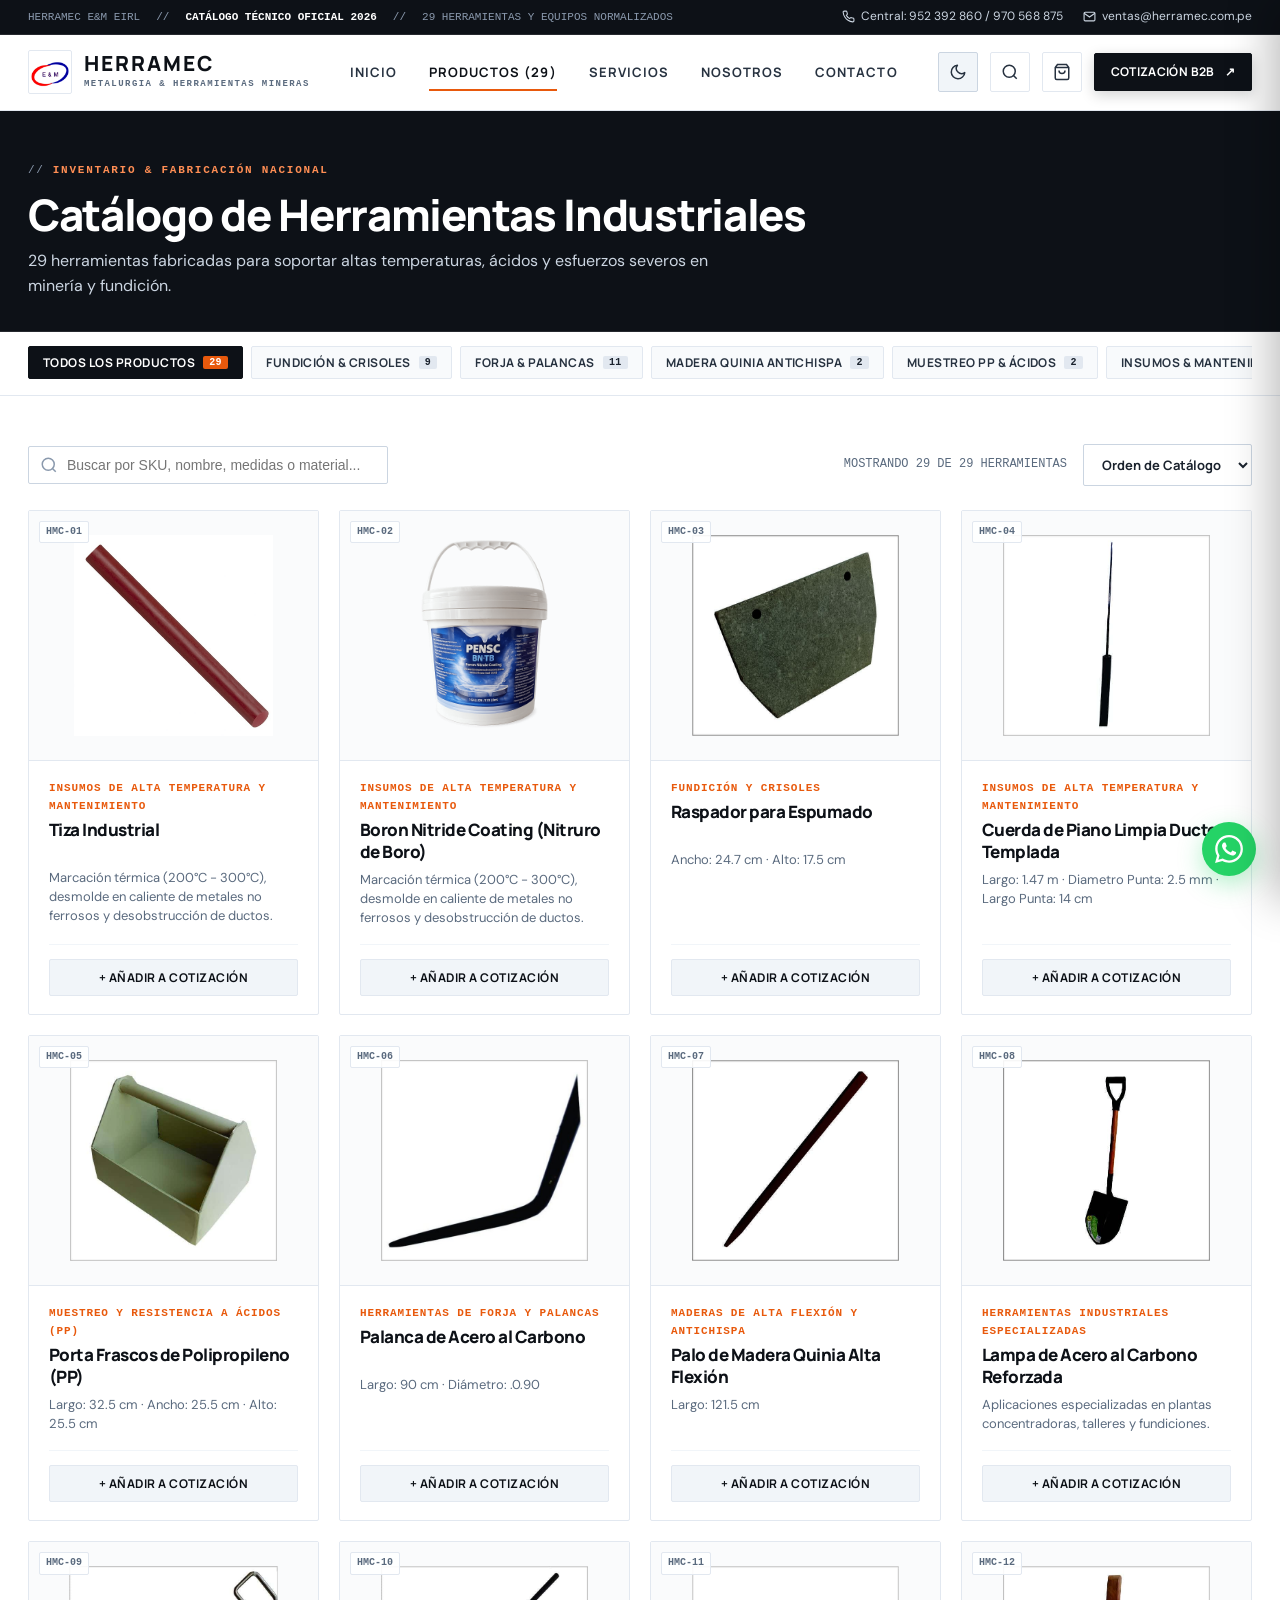
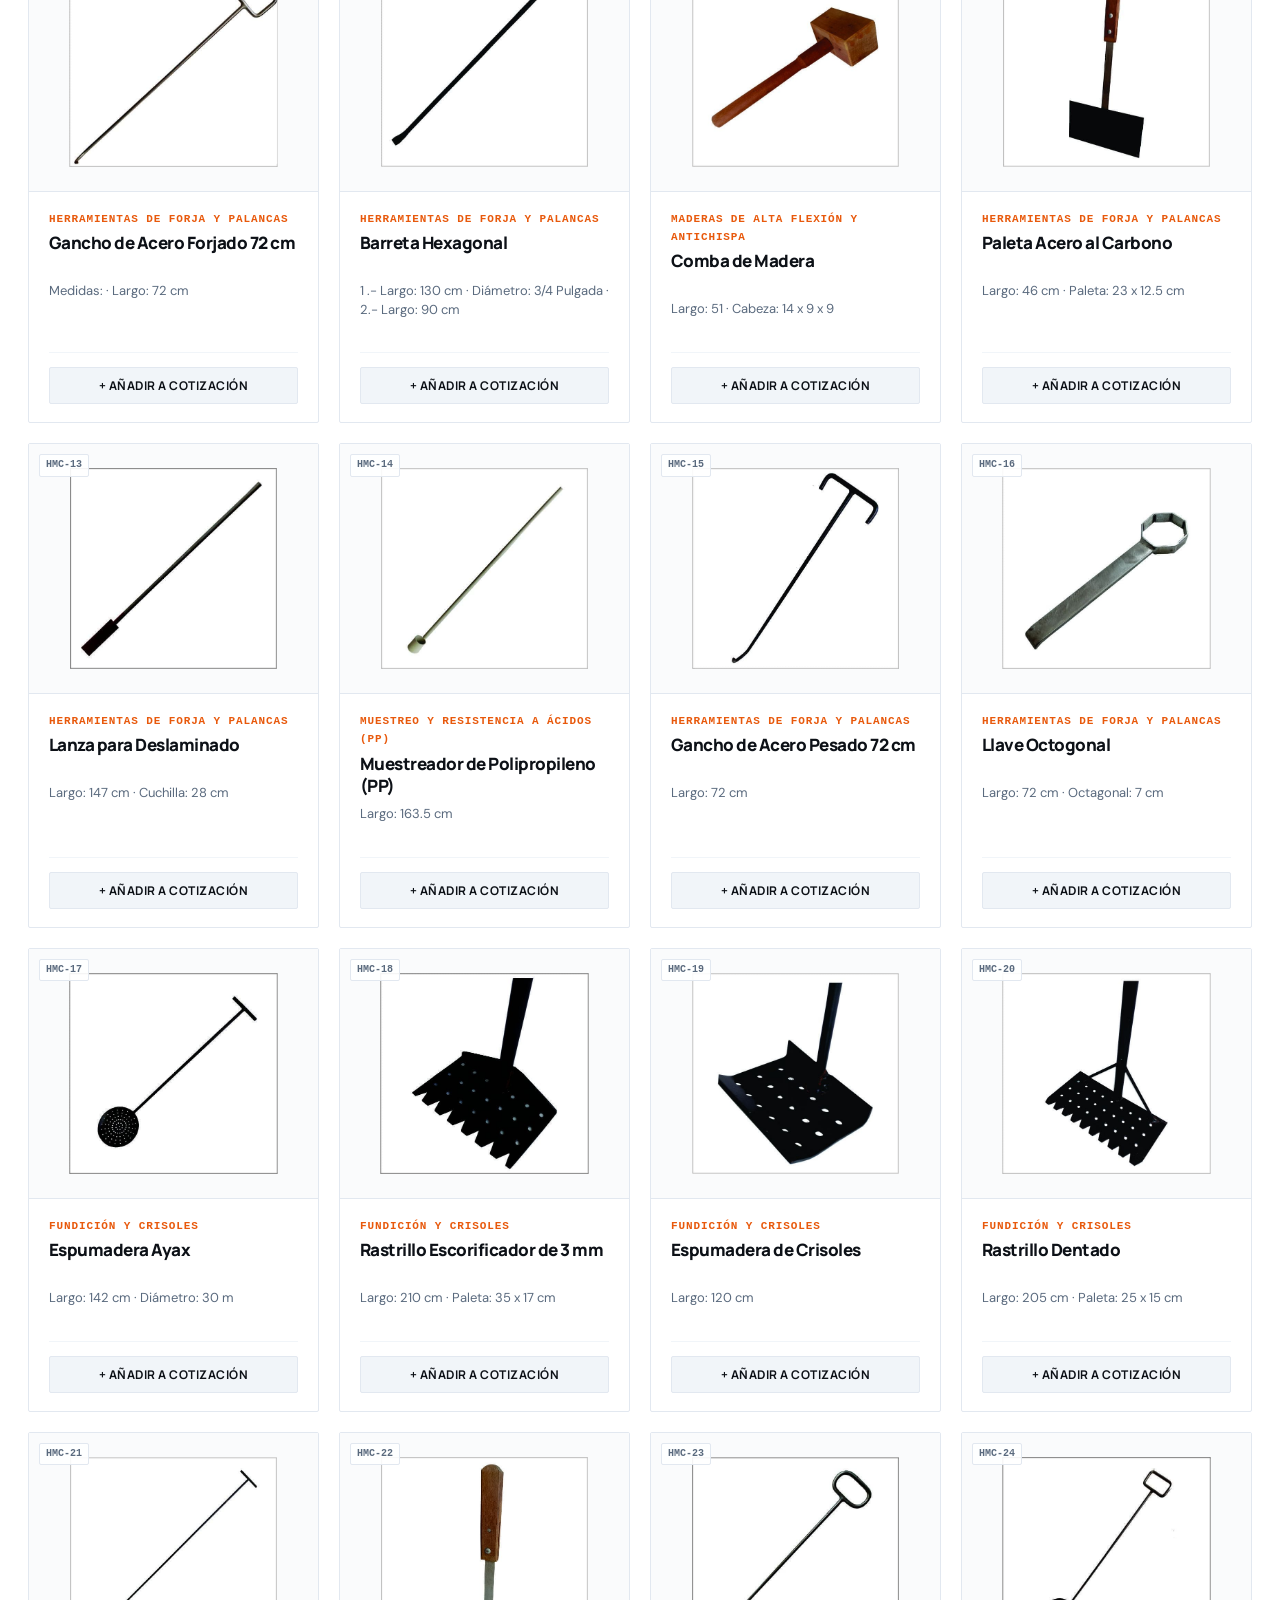
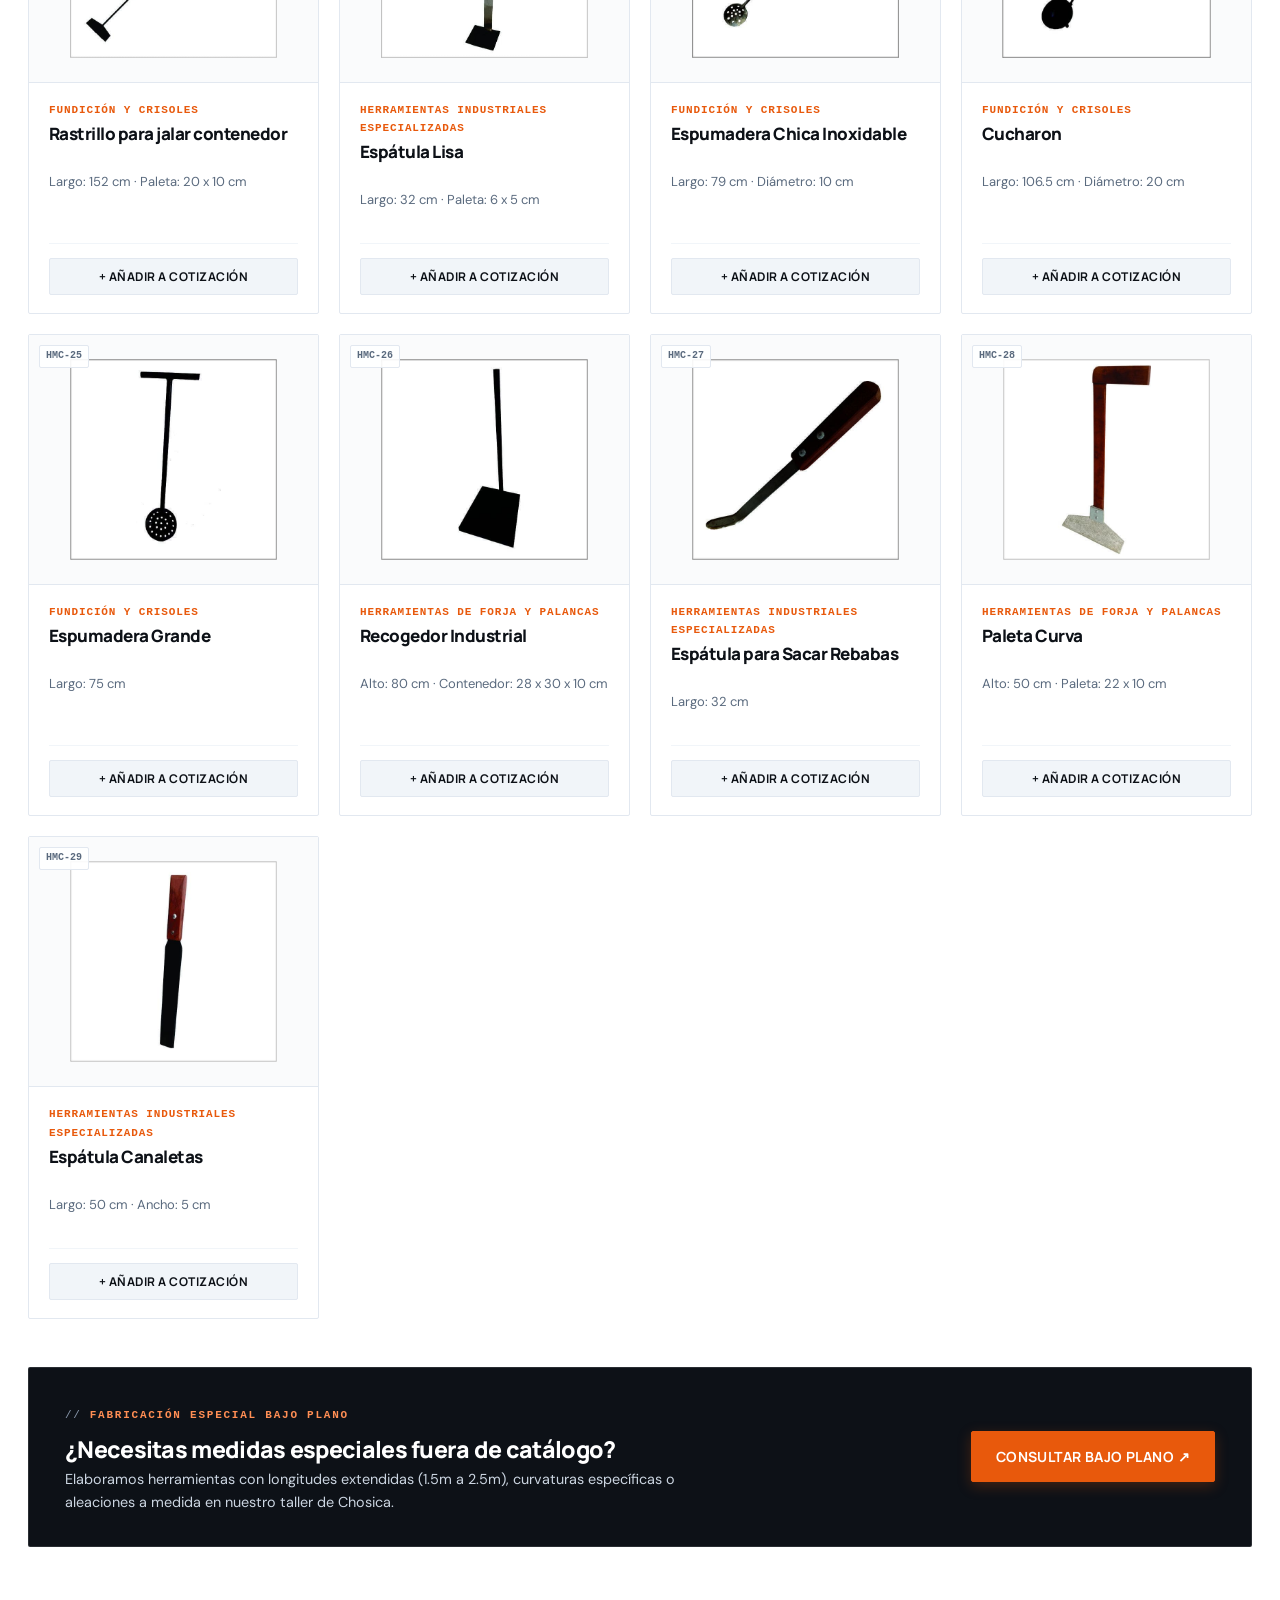
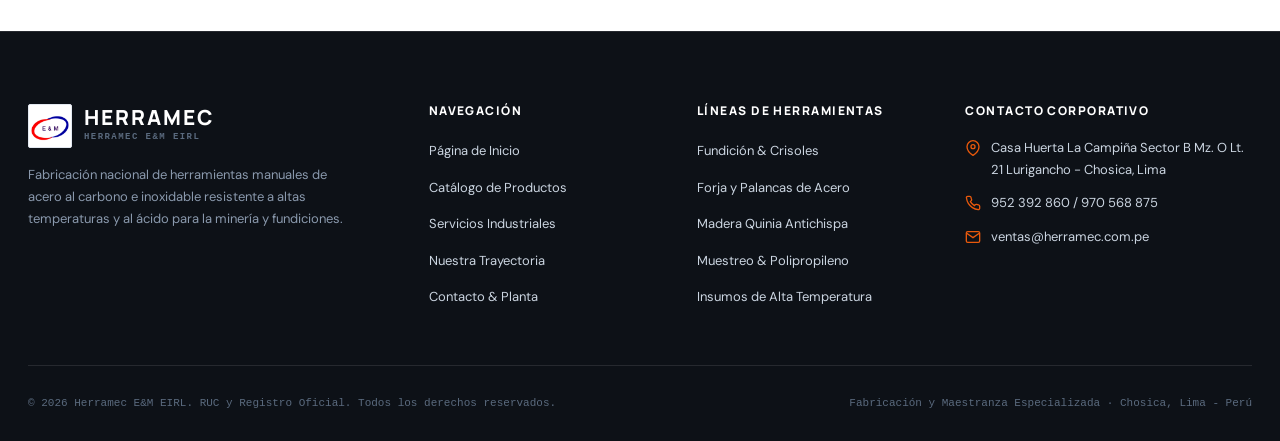
<file: productos.html>
﻿<!DOCTYPE html>
<html lang="es">
<head>
  <meta charset="UTF-8">
  <meta name="viewport" content="width=device-width, initial-scale=1.0">
  <meta name="description" content="Catálogo técnico de herramientas mineras e industriales Herramec EIRL: 29 productos para fundición, crisoles, forja de acero al carbono, acero inoxidable y polipropileno.">
  <title>Catálogo Técnico de Herramientas Mineras | HERRAMEC EIRL</title>
  
  <!-- Tipografía Google Fonts -->
  <link rel="preconnect" href="https://fonts.googleapis.com">
  <link rel="preconnect" href="https://fonts.gstatic.com" crossorigin>
  <link href="https://fonts.googleapis.com/css2?family=DM+Sans:ital,wght@0,400;0,500;0,700;1,400&family=Manrope:wght@500;600;700;800&display=swap" rel="stylesheet">
  
  <!-- Estilos Corporativos Patagonia Industrial -->
  <link rel="stylesheet" href="assets/css/styles.css">
  
  <style>
    .catalog-bar-sticky {
      background-color: var(--c-white);
      border-bottom: 1px solid var(--c-slate-200);
      padding: 14px 0;
      position: sticky;
      top: var(--header-height);
      z-index: 30;
    }

    .filter-pills-row {
      display: flex;
      align-items: center;
      gap: 8px;
      overflow-x: auto;
      scrollbar-width: none;
      padding-bottom: 2px;
    }
    .filter-pills-row::-webkit-scrollbar { display: none; }

    .catalog-filter-btn {
      display: inline-flex;
      align-items: center;
      gap: 8px;
      padding: 7px 14px;
      border-radius: var(--radius-xs);
      border: 1px solid var(--c-slate-200);
      background-color: var(--c-slate-50);
      color: var(--c-slate-700);
      font-family: var(--font-display);
      font-size: 0.75rem;
      font-weight: 700;
      text-transform: uppercase;
      letter-spacing: 0.04em;
      white-space: nowrap;
      cursor: pointer;
      transition: var(--transition);
    }

    .catalog-filter-btn:hover,
    .catalog-filter-btn.active {
      background-color: var(--c-black);
      border-color: var(--c-black);
      color: var(--c-white);
    }

    .catalog-filter-btn.active .btn-badge-count {
      background-color: var(--c-orange);
      color: var(--c-white);
    }

    .btn-badge-count {
      display: inline-block;
      padding: 1px 6px;
      border-radius: var(--radius-xs);
      font-family: var(--font-mono);
      font-size: 0.625rem;
      background-color: var(--c-slate-200);
      color: var(--c-slate-800);
    }

    .catalog-utility-bar {
      display: flex;
      align-items: center;
      justify-content: space-between;
      gap: 20px;
      margin: 28px 0 24px;
      flex-wrap: wrap;
    }

    .catalog-search-input {
      position: relative;
      width: 100%;
      max-width: 360px;
    }

    .catalog-search-input input {
      width: 100%;
      padding: 10px 14px 10px 38px;
      border-radius: var(--radius-xs);
      border: 1px solid var(--c-slate-300);
      font-size: 0.875rem;
      outline: none;
    }

    .catalog-search-input input:focus {
      border-color: var(--c-black);
    }

    .catalog-search-input svg {
      position: absolute;
      left: 12px;
      top: 50%;
      transform: translateY(-50%);
      color: var(--c-slate-400);
    }

    .catalog-sort-select {
      padding: 10px 14px;
      border-radius: var(--radius-xs);
      border: 1px solid var(--c-slate-300);
      font-family: var(--font-display);
      font-size: 0.8125rem;
      font-weight: 700;
      color: var(--c-slate-800);
      background-color: var(--c-white);
      outline: none;
    }
  </style>
  <script>(function(){try{var t=localStorage.getItem('herramec_theme')||(window.matchMedia('(prefers-color-scheme: dark)').matches?'dark':'light');if(t==='dark')document.documentElement.setAttribute('data-theme','dark');}catch(e){}})();</script>
</head>
<body>

  <!-- Topbar -->
  <div class="topbar">
    <div class="container topbar-content">
      <div class="topbar-left">
        <span>HERRAMEC E&amp;M EIRL</span>
        <span>//</span>
        <strong>CATÁLOGO TÉCNICO OFICIAL 2026</strong>
        <span>//</span>
        <span>29 HERRAMIENTAS Y EQUIPOS NORMALIZADOS</span>
      </div>
      <div class="topbar-right">
        <a href="tel:+51952392860">
          <svg width="13" height="13" viewBox="0 0 24 24" fill="none" stroke="currentColor" stroke-width="2"><path d="M22 16.92v3a2 2 0 0 1-2.18 2 19.79 19.79 0 0 1-8.63-3.07 19.5 19.5 0 0 1-6-6 19.79 19.79 0 0 1-3.07-8.67A2 2 0 0 1 4.11 2h3a2 2 0 0 1 2 1.72 12.84 12.84 0 0 0 .7 2.81 2 2 0 0 1-.45 2.11L8.09 9.91a16 16 0 0 0 6 6l1.27-1.27a2 2 0 0 1 2.11-.45 12.84 12.84 0 0 0 2.81.7A2 2 0 0 1 22 16.92z"></path></svg>
          <span>Central: 952 392 860 / 970 568 875</span>
        </a>
        <a href="mailto:ventas@herramec.com.pe">
          <svg width="13" height="13" viewBox="0 0 24 24" fill="none" stroke="currentColor" stroke-width="2"><path d="M4 4h16c1.1 0 2 .9 2 2v12c0 1.1-.9 2-2 2H4c-1.1 0-2-.9-2-2V6c0-1.1.9-2 2-2z"></path><polyline points="22,6 12,13 2,6"></polyline></svg>
          <span>ventas@herramec.com.pe</span>
        </a>
      </div>
    </div>
  </div>

  <!-- Header -->
  <header class="header">
    <div class="container nav-container">
      <a href="index.html" class="brand-wrapper" aria-label="Herramec Inicio">
        <img src="assets/images/cropped-logo-ehrramec.jpeg" alt="Herramec Logo" class="brand-logo-img">
        <div class="brand-titles">
          <span class="brand-name">HERRAMEC</span>
          <span class="brand-sub">Metalurgia &amp; Herramientas Mineras</span>
        </div>
      </a>

      <nav>
        <ul class="nav-menu">
          <li><a href="index.html" class="nav-link">Inicio</a></li>
          <li><a href="productos.html" class="nav-link active">Productos (29)</a></li>
          <li><a href="servicios.html" class="nav-link">Servicios</a></li>
          <li><a href="nosotros.html" class="nav-link">Nosotros</a></li>
          <li><a href="contacto.html" class="nav-link">Contacto</a></li>
        </ul>
      </nav>

      <div class="nav-actions">
        <!-- Selector Dinámico de Tema (Claro / Oscuro) -->
        <button class="icon-action-btn theme-toggle-btn js-theme-toggle" aria-label="Cambiar tema claro/oscuro" title="Cambiar tema (Alt + T)">
          <svg class="theme-icon-moon" width="18" height="18" viewBox="0 0 24 24" fill="none" stroke="currentColor" stroke-width="2" stroke-linecap="round" stroke-linejoin="round">
            <path d="M21 12.79A9 9 0 1 1 11.21 3 7 7 0 0 0 21 12.79z"></path>
          </svg>
          <svg class="theme-icon-sun" width="19" height="19" viewBox="0 0 24 24" fill="none" stroke="currentColor" stroke-width="2" stroke-linecap="round" stroke-linejoin="round">
            <circle cx="12" cy="12" r="5"></circle>
            <line x1="12" y1="1" x2="12" y2="3"></line>
            <line x1="12" y1="21" x2="12" y2="23"></line>
            <line x1="4.22" y1="4.22" x2="5.64" y2="5.64"></line>
            <line x1="18.36" y1="18.36" x2="19.78" y2="19.78"></line>
            <line x1="1" y1="12" x2="3" y2="12"></line>
            <line x1="21" y1="12" x2="23" y2="12"></line>
            <line x1="4.22" y1="19.78" x2="5.64" y2="18.36"></line>
            <line x1="18.36" y1="5.64" x2="19.78" y2="4.22"></line>
          </svg>
        </button>
        <button class="icon-action-btn" onclick="openSearchModal()" aria-label="Buscar producto" title="Buscar en catálogo">
          <svg width="18" height="18" viewBox="0 0 24 24" fill="none" stroke="currentColor" stroke-width="2"><circle cx="11" cy="11" r="8"></circle><line x1="21" y1="21" x2="16.65" y2="16.65"></line></svg>
        </button>

        <button class="icon-action-btn js-open-quote-drawer" aria-label="Ver lista de cotización" title="Bolsa de cotización">
          <svg width="18" height="18" viewBox="0 0 24 24" fill="none" stroke="currentColor" stroke-width="2"><path d="M6 2L3 6v14a2 2 0 0 0 2 2h14a2 2 0 0 0 2-2V6l-3-4z"></path><line x1="3" y1="6" x2="21" y2="6"></line><path d="M16 10a4 4 0 0 1-8 0"></path></svg>
          <span class="cart-count">0</span>
        </button>

        <a href="cotizador.html" class="btn btn-black btn-sm">Cotización B2B <span>↗</span></a>

        <button class="icon-action-btn menu-toggle" id="menuToggle" aria-label="Abrir menú">
          <svg width="20" height="20" viewBox="0 0 24 24" fill="none" stroke="currentColor" stroke-width="2"><line x1="3" y1="12" x2="21" y2="12"></line><line x1="3" y1="6" x2="21" y2="6"></line><line x1="3" y1="18" x2="21" y2="18"></line></svg>
        </button>
      </div>
    </div>
  </header>

  <!-- Menú Móvil -->
  <div class="mobile-nav-drawer" id="mobileNavDrawer">
    <div>
      <div style="display:flex; justify-content:space-between; align-items:center; margin-bottom:32px;">
        <span class="brand-name">HERRAMEC</span>
        <button class="icon-action-btn" id="mobileNavClose" aria-label="Cerrar menú">
          <svg width="18" height="18" viewBox="0 0 24 24" fill="none" stroke="currentColor" stroke-width="2"><line x1="18" y1="6" x2="6" y2="18"></line><line x1="6" y1="6" x2="18" y2="18"></line></svg>
        </button>
      </div>
      <ul class="mobile-nav-links">
        <li><a href="index.html">Inicio</a></li>
        <li><a href="productos.html" class="active">Catálogo Completo (29 Productos)</a></li>
        <li><a href="servicios.html">Servicios Industriales</a></li>
        <li><a href="nosotros.html">Nuestra Empresa &amp; Filosofía</a></li>
        <li><a href="contacto.html">Contacto &amp; Ubicación</a></li>
        <li><a href="cotizador.html">Módulo de Cotización Formal</a></li>
      </ul>
    </div>
    <div style="border-top:1px solid var(--c-slate-200); padding-top:24px;">
      <a href="https://wa.me/51952392860" target="_blank" class="btn btn-primary" style="width:100%; margin-bottom:12px;">WhatsApp Directo ↗</a>
      <div class="text-xs text-slate">Lurigancho - Chosica, Lima · Telf: 952 392 860</div>
    </div>
  </div>

  <main>
    <!-- CABECERA DE CATÁLOGO (Estilo Patagonia) -->
    <section class="section-dark" style="padding:44px 0 32px; border-bottom:1px solid rgba(255,255,255,0.1);">
      <div class="container">
        <div class="eyebrow" style="color:#ff8e54;">Inventario &amp; Fabricación Nacional</div>
        <h1 style="font-size:clamp(1.9rem, 3.4vw, 2.75rem); color:#fff; margin-bottom:8px;">
          Catálogo de Herramientas Industriales
        </h1>
        <p style="color:var(--c-slate-300); max-width:720px; font-size:1rem; line-height:1.6; margin:0;">
          29 herramientas fabricadas para soportar altas temperaturas, ácidos y esfuerzos severos en minería y fundición.
        </p>
      </div>
    </section>

    <!-- BARRA PEGAJOSA DE FILTROS -->
    <div class="catalog-bar-sticky">
      <div class="container">
        <div class="filter-pills-row" id="catalogFilterPills">
          <button class="catalog-filter-btn active" data-cat="all">
            <span>Todos los Productos</span>
            <span class="btn-badge-count">29</span>
          </button>
          <button class="catalog-filter-btn" data-cat="fundicion">
            <span>Fundición &amp; Crisoles</span>
            <span class="btn-badge-count">9</span>
          </button>
          <button class="catalog-filter-btn" data-cat="forja-palancas">
            <span>Forja &amp; Palancas</span>
            <span class="btn-badge-count">11</span>
          </button>
          <button class="catalog-filter-btn" data-cat="madera-antichispa">
            <span>Madera Quinia Antichispa</span>
            <span class="btn-badge-count">2</span>
          </button>
          <button class="catalog-filter-btn" data-cat="laboratorio-acidos">
            <span>Muestreo PP &amp; Ácidos</span>
            <span class="btn-badge-count">2</span>
          </button>
          <button class="catalog-filter-btn" data-cat="insumos-mantenimiento">
            <span>Insumos &amp; Mantenimiento</span>
            <span class="btn-badge-count">5</span>
          </button>
        </div>
      </div>
    </div>

    <!-- SECCIÓN DE PRODUCTOS INTERACTIVA -->
    <section class="section" style="padding-top:20px;">
      <div class="container">
        <!-- Barra de búsqueda y orden -->
        <div class="catalog-utility-bar">
          <div class="catalog-search-input">
            <svg width="18" height="18" viewBox="0 0 24 24" fill="none" stroke="currentColor" stroke-width="2"><circle cx="11" cy="11" r="8"></circle><line x1="21" y1="21" x2="16.65" y2="16.65"></line></svg>
            <input type="text" id="catalogSearchInput" placeholder="Buscar por SKU, nombre, medidas o material...">
          </div>

          <div style="display:flex; align-items:center; gap:16px;">
            <span class="text-xs text-mono text-slate" id="resultsCountLabel">MOSTRANDO 29 HERRAMIENTAS</span>
            <select class="catalog-sort-select" id="catalogSortSelect">
              <option value="default">Orden de Catálogo</option>
              <option value="az">Nombre (A - Z)</option>
              <option value="za">Nombre (Z - A)</option>
              <option value="cat">Por Categoría</option>
            </select>
          </div>
        </div>

        <!-- GRID DE PRODUCTOS (Completamente Nítidos, Sin Recortes) -->
        <div class="product-grid" id="catalogProductGrid"></div>

        <!-- BANNER DE FABRICACIÓN A MEDIDA -->
        <div style="margin-top:48px; background-color:var(--c-black); border-radius:var(--radius-xs); padding:32px 36px; color:#fff; display:flex; justify-content:space-between; align-items:center; gap:24px; flex-wrap:wrap; border:1px solid rgba(255,255,255,0.12);">
          <div style="max-width:640px;">
            <div class="eyebrow" style="color:#ff8e54;">Fabricación Especial bajo Plano</div>
            <h3 style="font-size:1.45rem; color:#fff; margin-bottom:6px;">¿Necesitas medidas especiales fuera de catálogo?</h3>
            <p style="color:var(--c-slate-300); font-size:0.9rem; margin:0; line-height:1.6;">
              Elaboramos herramientas con longitudes extendidas (1.5m a 2.5m), curvaturas específicas o aleaciones a medida en nuestro taller de Chosica.
            </p>
          </div>
          <div>
            <a href="https://wa.me/51952392860?text=Hola%20Herramec,%20solicito%20fabricaci%C3%B3n%20especial%20a%20medida." target="_blank" class="btn btn-primary">
              Consultar bajo Plano ↗
            </a>
          </div>
        </div>
      </div>
    </section>
  </main>

  <!-- FOOTER -->
  <footer class="footer">
    <div class="container">
      <div class="footer-top">
        <div class="footer-brand">
          <a href="index.html" class="brand-wrapper">
            <img src="assets/images/cropped-logo-ehrramec.jpeg" alt="Herramec Logo" class="brand-logo-img">
            <div class="brand-titles">
              <span class="brand-name">HERRAMEC</span>
              <span class="brand-sub">Herramec E&amp;M EIRL</span>
            </div>
          </a>
          <p>
            Fabricación nacional de herramientas manuales de acero al carbono e inoxidable resistente a altas temperaturas y al ácido para la minería y fundiciones.
          </p>
        </div>

        <div>
          <h4 class="footer-heading">Navegación</h4>
          <ul class="footer-links">
            <li><a href="index.html">Página de Inicio</a></li>
            <li><a href="productos.html">Catálogo de Productos</a></li>
            <li><a href="servicios.html">Servicios Industriales</a></li>
            <li><a href="nosotros.html">Nuestra Trayectoria</a></li>
            <li><a href="contacto.html">Contacto &amp; Planta</a></li>
          </ul>
        </div>

        <div>
          <h4 class="footer-heading">Líneas de Herramientas</h4>
          <ul class="footer-links">
            <li><a href="productos.html?cat=fundicion">Fundición &amp; Crisoles</a></li>
            <li><a href="productos.html?cat=forja-palancas">Forja y Palancas de Acero</a></li>
            <li><a href="productos.html?cat=madera-antichispa">Madera Quinia Antichispa</a></li>
            <li><a href="productos.html?cat=laboratorio-acidos">Muestreo &amp; Polipropileno</a></li>
            <li><a href="productos.html?cat=insumos-mantenimiento">Insumos de Alta Temperatura</a></li>
          </ul>
        </div>

        <div>
          <h4 class="footer-heading">Contacto Corporativo</h4>
          <div class="footer-contact-info">
            <div class="footer-contact-item">
              <svg width="16" height="16" viewBox="0 0 24 24" fill="none" stroke="currentColor" stroke-width="2"><path d="M21 10c0 7-9 13-9 13s-9-6-9-13a9 9 0 0 1 18 0z"></path><circle cx="12" cy="10" r="3"></circle></svg>
              <span>Casa Huerta La Campiña Sector B Mz. O Lt. 21 Lurigancho - Chosica, Lima</span>
            </div>
            <div class="footer-contact-item">
              <svg width="16" height="16" viewBox="0 0 24 24" fill="none" stroke="currentColor" stroke-width="2"><path d="M22 16.92v3a2 2 0 0 1-2.18 2 19.79 19.79 0 0 1-8.63-3.07 19.5 19.5 0 0 1-6-6 19.79 19.79 0 0 1-3.07-8.67A2 2 0 0 1 4.11 2h3a2 2 0 0 1 2 1.72 12.84 12.84 0 0 0 .7 2.81 2 2 0 0 1-.45 2.11L8.09 9.91a16 16 0 0 0 6 6l1.27-1.27a2 2 0 0 1 2.11-.45 12.84 12.84 0 0 0 2.81.7A2 2 0 0 1 22 16.92z"></path></svg>
              <span>952 392 860 / 970 568 875</span>
            </div>
            <div class="footer-contact-item">
              <svg width="16" height="16" viewBox="0 0 24 24" fill="none" stroke="currentColor" stroke-width="2"><path d="M4 4h16c1.1 0 2 .9 2 2v12c0 1.1-.9 2-2 2H4c-1.1 0-2-.9-2-2V6c0-1.1.9-2 2-2z"></path><polyline points="22,6 12,13 2,6"></polyline></svg>
              <span>ventas@herramec.com.pe</span>
            </div>
          </div>
        </div>
      </div>

      <div class="footer-bottom">
        <span>© 2026 Herramec E&amp;M EIRL. RUC y Registro Oficial. Todos los derechos reservados.</span>
        <span>Fabricación y Maestranza Especializada · Chosica, Lima - Perú</span>
      </div>
    </div>
  </footer>

  <!-- WhatsApp Flotante Directo -->
  <a href="https://wa.me/51952392860?text=Hola%20Herramec,%20solicito%20informaci%C3%B3n." target="_blank" class="whatsapp-floating" aria-label="Contactar por WhatsApp">
    <svg width="28" height="28" viewBox="0 0 24 24" fill="currentColor">
      <path d="M.057 24l1.687-6.163c-1.041-1.804-1.588-3.849-1.587-5.946.003-6.556 5.338-11.891 11.893-11.891 3.181.001 6.167 1.24 8.413 3.488 2.245 2.248 3.481 5.236 3.48 8.414-.003 6.557-5.338 11.892-11.893 11.892-1.99-.001-3.951-.5-5.688-1.448l-6.305 1.654zm6.597-3.807c1.676.995 3.276 1.591 5.392 1.592 5.448 0 9.886-4.434 9.889-9.885.002-5.462-4.415-9.89-9.881-9.892-5.452 0-9.887 4.434-9.889 9.884-.001 2.225.651 3.891 1.746 5.634l-.999 3.648 3.742-.981zm11.387-5.464c-.074-.124-.272-.198-.57-.347-.297-.149-1.758-.868-2.031-.967-.272-.099-.47-.149-.669.149-.198.297-.768.967-.941 1.165-.173.198-.347.223-.644.074-.297-.149-1.255-.462-2.39-1.475-.883-.788-1.48-1.761-1.653-2.059-.173-.297-.018-.458.13-.606.134-.133.297-.347.446-.521.151-.172.2-.296.3-.495.099-.198.05-.372-.025-.521-.075-.148-.669-1.611-.916-2.206-.242-.579-.487-.501-.669-.51l-.57-.01c-.198 0-.52.074-.792.372s-1.04 1.016-1.04 2.479 1.065 2.876 1.213 3.074c.149.198 2.095 3.2 5.076 4.487.709.306 1.263.489 1.694.626.712.226 1.36.194 1.872.118.571-.085 1.758-.719 2.006-1.413.248-.695.248-1.29.173-1.414z"/>
    </svg>
  </a>

  <!-- Drawer Cotización -->
  <div class="drawer-overlay" id="quoteDrawerOverlay"></div>
  <aside class="quote-drawer" id="quoteDrawer">
    <div class="drawer-header">
      <div class="drawer-title">
        <svg width="18" height="18" viewBox="0 0 24 24" fill="none" stroke="currentColor" stroke-width="2"><path d="M6 2L3 6v14a2 2 0 0 0 2 2h14a2 2 0 0 0 2-2V6l-3-4z"></path><line x1="3" y1="6" x2="21" y2="6"></line><path d="M16 10a4 4 0 0 1-8 0"></path></svg>
        <span>Lista de Cotización</span>
      </div>
      <button class="drawer-close" id="quoteDrawerClose" aria-label="Cerrar drawer">
        <svg width="18" height="18" viewBox="0 0 24 24" fill="none" stroke="currentColor" stroke-width="2"><line x1="18" y1="6" x2="6" y2="18"></line><line x1="6" y1="6" x2="18" y2="18"></line></svg>
      </button>
    </div>
    <div class="drawer-body" id="quoteDrawerBody"></div>
    <div class="drawer-footer" id="quoteDrawerFooter" style="display:none;">
      <button class="btn btn-primary" id="btnSendQuoteWhatsapp" style="width:100%;">
        Enviar por WhatsApp a Ventas ↗
      </button>
      <a href="cotizador.html" class="btn btn-outline" style="width:100%;">
        Ver y Exportar Cotización Completa
      </a>
      <button class="btn-clear-quote-drawer" onclick="clearQuoteDrawer()">
        <svg width="14" height="14" viewBox="0 0 24 24" fill="none" stroke="currentColor" stroke-width="2"><polyline points="3 6 5 6 21 6"></polyline><path d="M19 6v14a2 2 0 0 1-2 2H7a2 2 0 0 1-2-2V6m3 0V4a2 2 0 0 1 2-2h4a2 2 0 0 1 2 2v2"></path><line x1="10" y1="11" x2="10" y2="17"></line><line x1="14" y1="11" x2="14" y2="17"></line></svg>
        Limpiar lista de cotización
      </button>
    </div>
  </aside>

  <!-- Scripts -->
  <script src="assets/js/products.js"></script>
  <script src="assets/js/main.js"></script>

  <script>
    document.addEventListener('DOMContentLoaded', () => {
      const grid = document.getElementById('catalogProductGrid');
      const pills = document.querySelectorAll('#catalogFilterPills .catalog-filter-btn');
      const searchInput = document.getElementById('catalogSearchInput');
      const sortSelect = document.getElementById('catalogSortSelect');
      const countLabel = document.getElementById('resultsCountLabel');

      let currentCategory = 'all';
      let currentSearch = '';
      let currentSort = 'default';

      // Check URL query param e.g. productos.html?cat=fundicion
      const params = new URLSearchParams(window.location.search);
      const initialCat = params.get('cat');
      if (initialCat) {
        currentCategory = initialCat;
        pills.forEach(p => {
          if (p.dataset.cat === initialCat) {
            pills.forEach(btn => btn.classList.remove('active'));
            p.classList.add('active');
          }
        });
      }

      function renderCatalog() {
        if (!window.HERRAMEC_PRODUCTS) return;

        let items = [...window.HERRAMEC_PRODUCTS];

        if (currentCategory !== 'all') {
          items = items.filter(p => p.category_id === currentCategory);
        }

        if (currentSearch.trim()) {
          const q = currentSearch.toLowerCase().trim();
          items = items.filter(p => 
            p.title.toLowerCase().includes(q) ||
            p.sku.toLowerCase().includes(q) ||
            p.material.toLowerCase().includes(q) ||
            p.category_name.toLowerCase().includes(q) ||
            p.raw_description.toLowerCase().includes(q)
          );
        }

        if (currentSort === 'az') {
          items.sort((a, b) => a.title.localeCompare(b.title));
        } else if (currentSort === 'za') {
          items.sort((a, b) => b.title.localeCompare(a.title));
        } else if (currentSort === 'cat') {
          items.sort((a, b) => a.category_name.localeCompare(b.category_name));
        }

        countLabel.textContent = `MOSTRANDO ${items.length} DE 29 HERRAMIENTAS`;

        if (items.length === 0) {
          grid.innerHTML = `
            <div style="grid-column: 1 / -1; text-align: center; padding: 60px 20px; background: var(--c-slate-50); border: 1px dashed var(--c-slate-300);">
              <h4 style="font-size:1.15rem; margin-bottom:8px;">No se encontraron herramientas con ese criterio</h4>
              <p style="color:var(--c-slate-500); margin-bottom:18px;">Intente con otro término o consulte directamente con nuestro equipo de ingeniería.</p>
              <button class="btn btn-outline btn-sm" onclick="resetFilters()">Restablecer Filtros</button>
            </div>
          `;
          return;
        }

        grid.innerHTML = items.map(p => {
          const measureSummary = Object.entries(p.measures).map(([k, v]) => `${k}: ${v}`).join(' · ');
          const previewDesc = measureSummary || p.application;

          return `
            <article class="product-card">
              <div class="product-media-wrapper">
                <span class="product-sku-badge">${p.sku}</span>
                <img src="${p.image}" alt="${p.title}" onerror="this.src='${p.image_remote}'">
                <button class="product-quickview-btn" onclick="openQuickView(${p.id})" title="Ficha Rápida">
                  <svg width="15" height="15" viewBox="0 0 24 24" fill="none" stroke="currentColor" stroke-width="2"><circle cx="11" cy="11" r="8"></circle><line x1="21" y1="21" x2="16.65" y2="16.65"></line></svg>
                </button>
              </div>
              <div class="product-info">
                <span class="product-category-meta">${p.category_name}</span>
                <h3 class="product-title">
                  <a href="producto-detalle.html?id=${p.id}">${p.title}</a>
                </h3>
                <div class="product-spec-line">${previewDesc}</div>
                <div class="product-bottom-row">
                  <button class="btn-add-quote js-add-to-quote" data-id="${p.id}">
                    + Añadir a Cotización
                  </button>
                </div>
              </div>
            </article>
          `;
        }).join('');
      }

      window.resetFilters = function() {
        currentCategory = 'all';
        currentSearch = '';
        searchInput.value = '';
        pills.forEach(p => p.classList.remove('active'));
        pills[0].classList.add('active');
        renderCatalog();
      };

      pills.forEach(pill => {
        pill.addEventListener('click', () => {
          pills.forEach(p => p.classList.remove('active'));
          pill.classList.add('active');
          currentCategory = pill.dataset.cat;
          renderCatalog();
        });
      });

      searchInput.addEventListener('input', (e) => {
        currentSearch = e.target.value;
        renderCatalog();
      });

      sortSelect.addEventListener('change', (e) => {
        currentSort = e.target.value;
        renderCatalog();
      });

      renderCatalog();
    });
  </script>
</body>
</html>
</file>
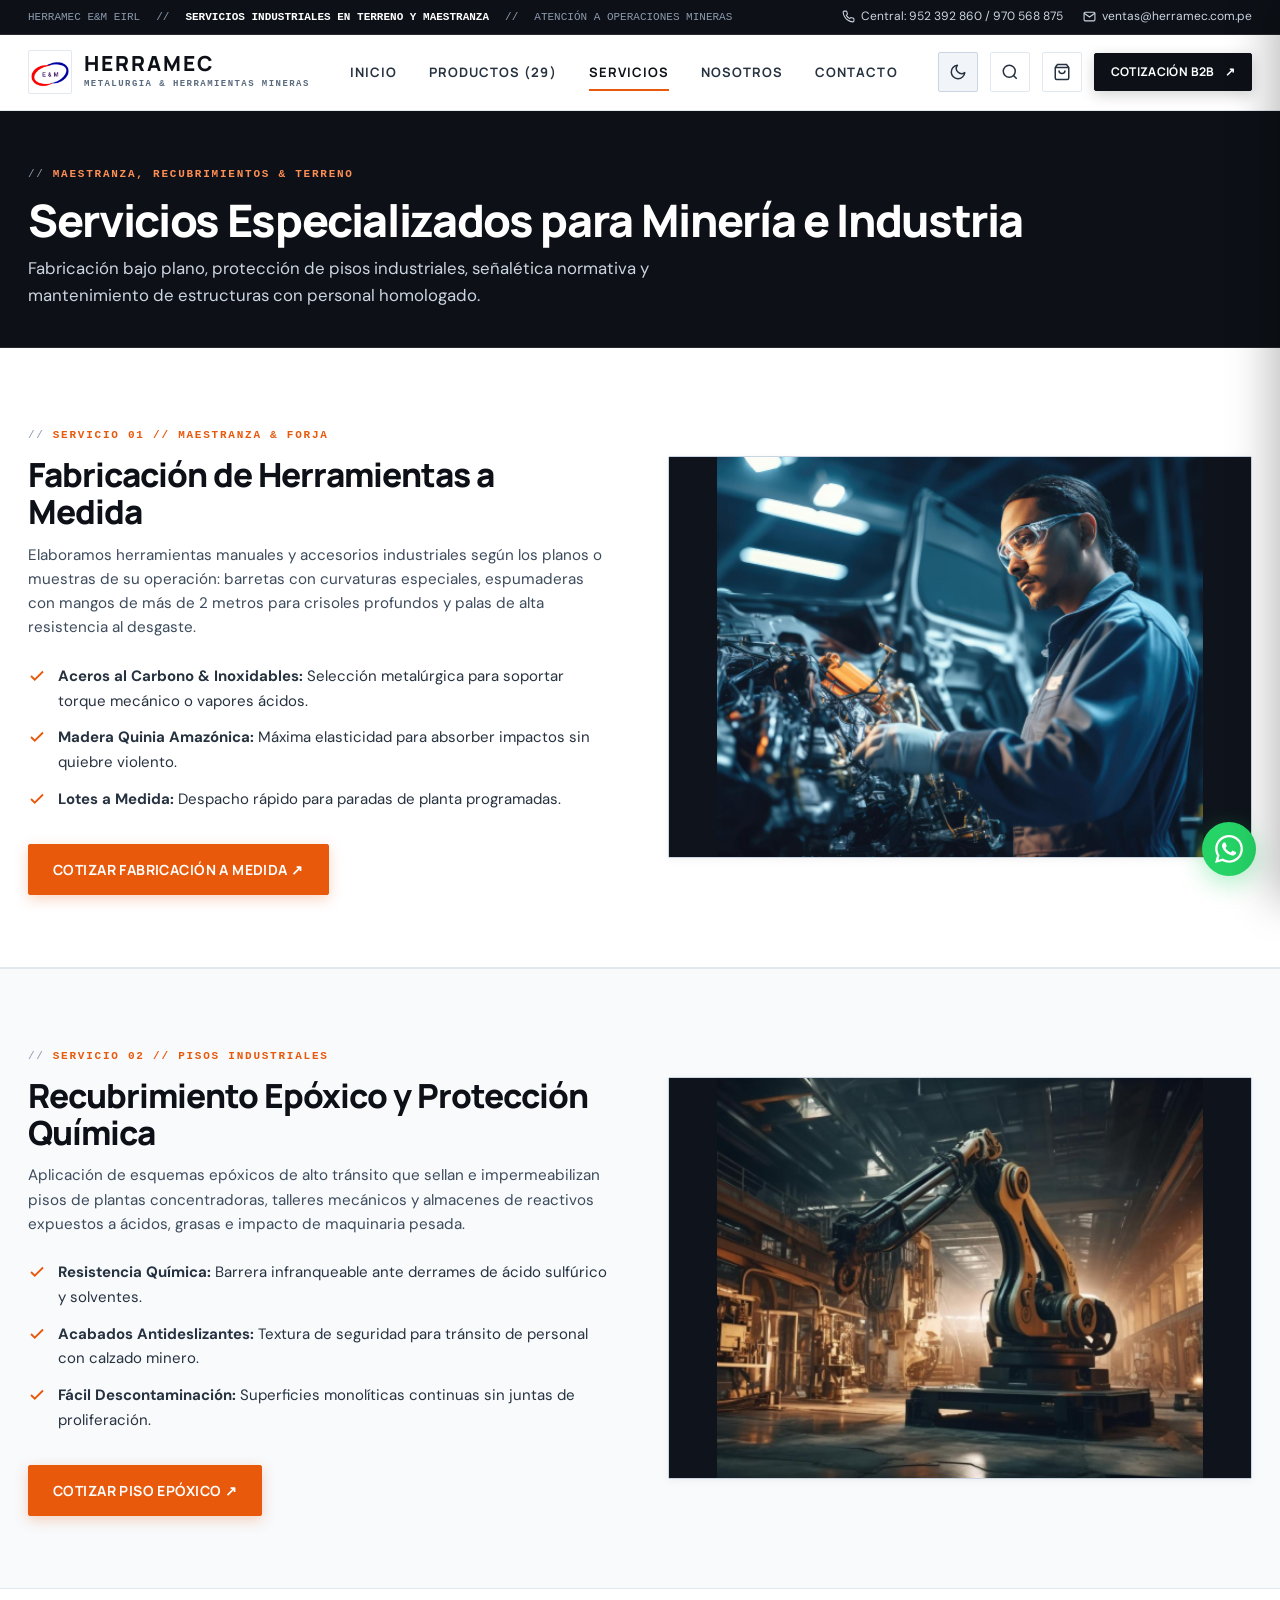
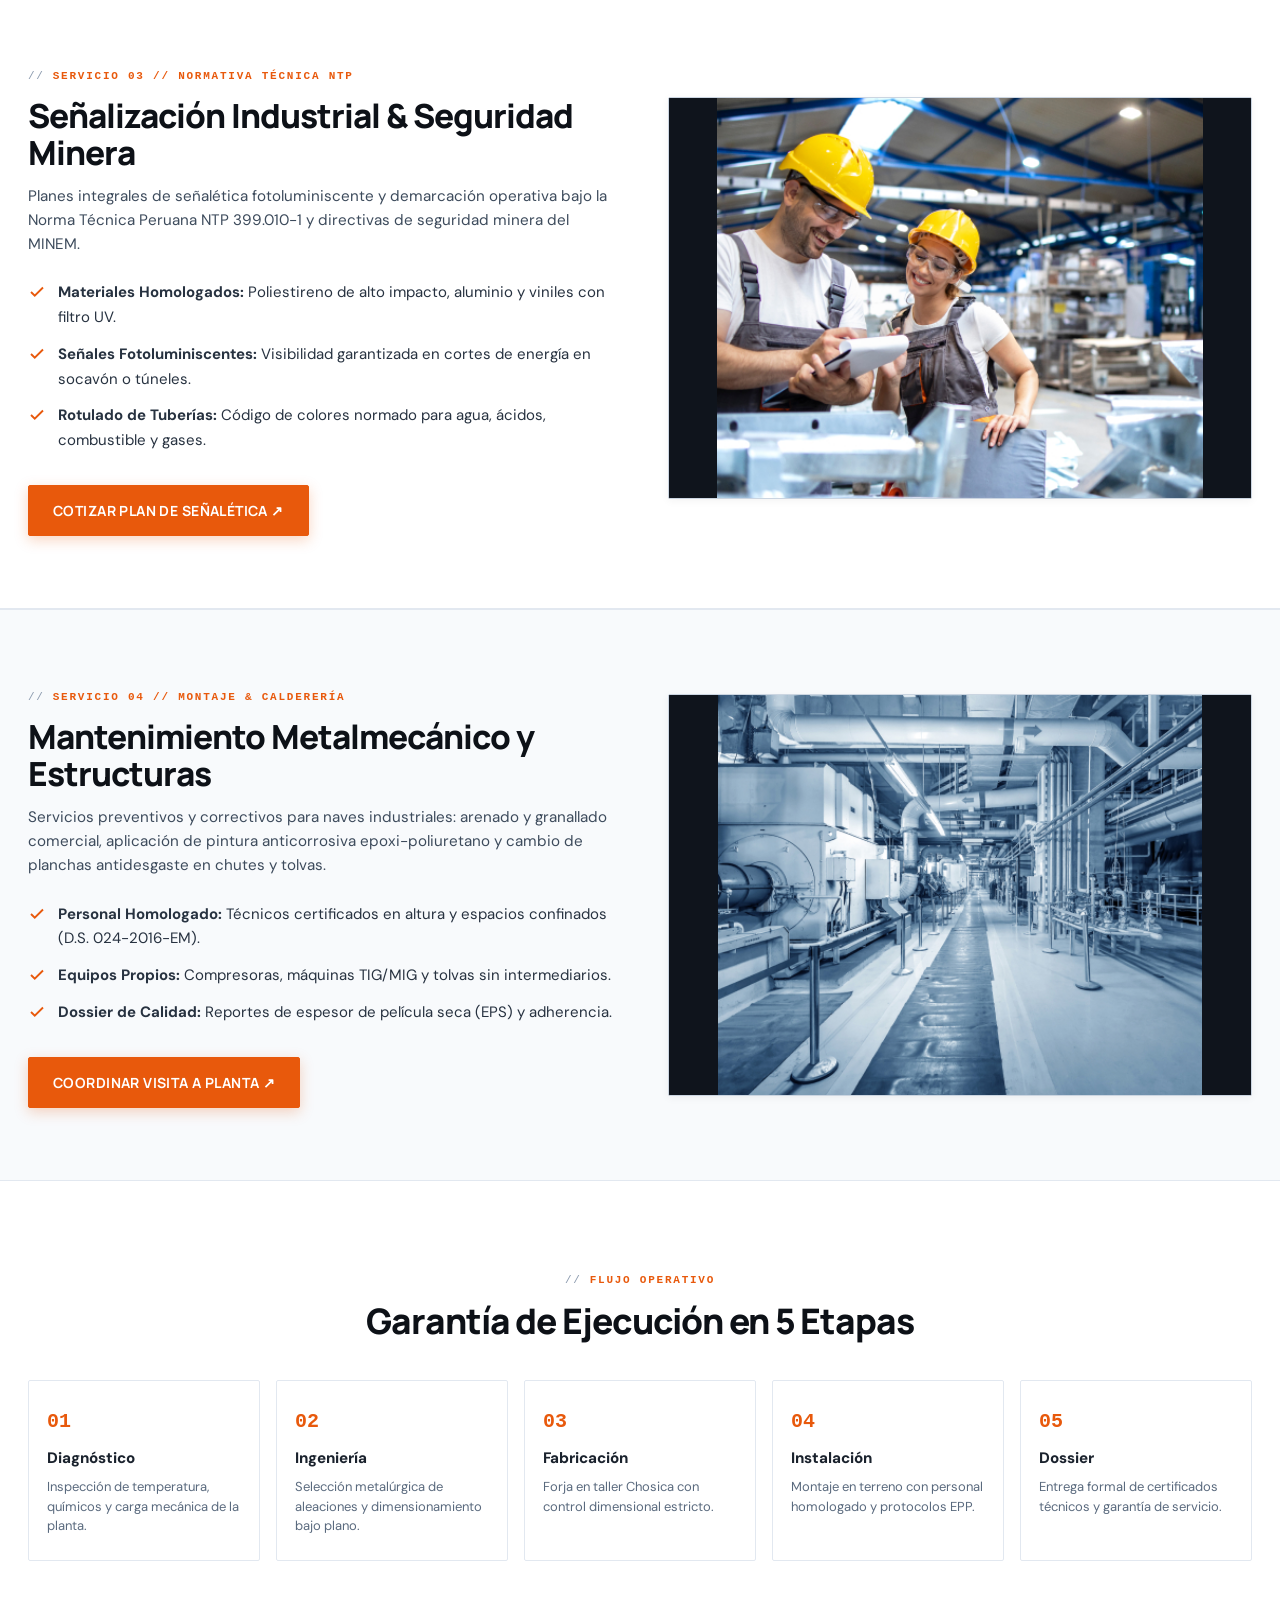
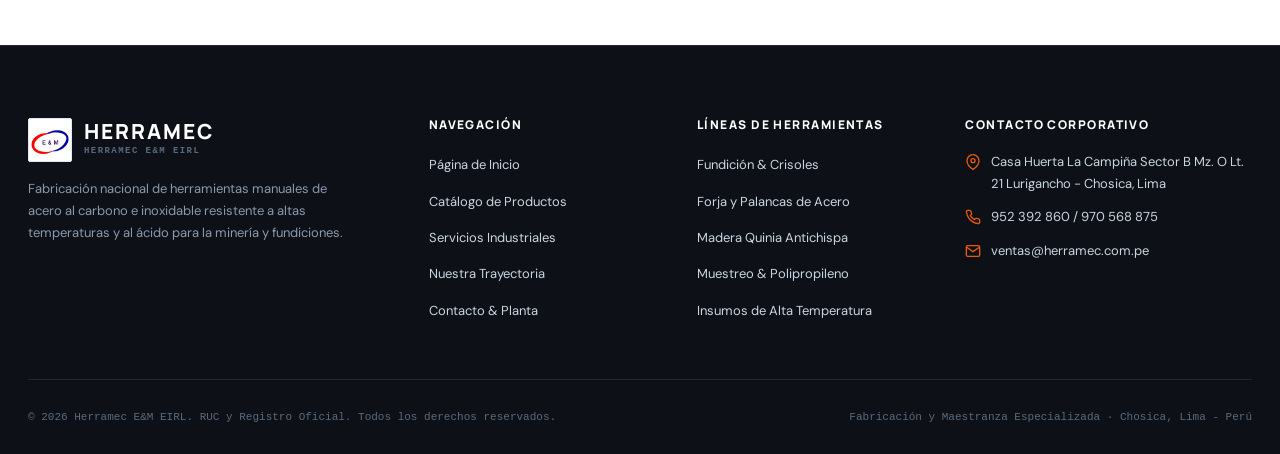
<file: servicios.html>
﻿<!DOCTYPE html>
<html lang="es">
<head>
  <meta charset="UTF-8">
  <meta name="viewport" content="width=device-width, initial-scale=1.0">
  <meta name="description" content="Servicios industriales Herramec EIRL: Fabricación de herramientas a medida, recubrimiento epóxico anticorrosivo, señalización industrial NTP y mantenimiento metalmecánico en plantas mineras.">
  <title>Servicios Industriales y de Maestranza | HERRAMEC EIRL</title>
  
  <!-- Tipografía Google Fonts -->
  <link rel="preconnect" href="https://fonts.googleapis.com">
  <link rel="preconnect" href="https://fonts.gstatic.com" crossorigin>
  <link href="https://fonts.googleapis.com/css2?family=DM+Sans:ital,wght@0,400;0,500;0,700;1,400&family=Manrope:wght@500;600;700;800&display=swap" rel="stylesheet">
  
  <!-- Estilos Corporativos Patagonia Industrial -->
  <link rel="stylesheet" href="assets/css/styles.css">

  <style>
    .service-row-block {
      padding: 72px 0;
      border-bottom: 1px solid var(--c-slate-200);
    }

    .service-split-grid {
      display: grid;
      grid-template-columns: 1fr 1fr;
      align-items: center;
      gap: 56px;
    }

    .service-split-grid.reverse .service-text-side { order: 1; }
    .service-split-grid.reverse .service-photo-side { order: 2; }

    /* Marco de Fotografía: Se muestra entera sin recortes */
    .service-photo-frame {
      border: 1px solid var(--c-slate-300);
      border-radius: var(--radius-xs);
      overflow: hidden;
      background: var(--c-black);
      box-shadow: var(--shadow-card);
    }

    .service-photo-frame img {
      width: 100%;
      height: auto;
      max-height: 400px;
      object-fit: contain; /* Nunca se corta */
      display: block;
      background: #0f141c;
    }

    .service-checklist {
      list-style: none;
      display: grid;
      gap: 12px;
      margin: 24px 0 32px;
    }

    .service-checklist li {
      display: flex;
      align-items: flex-start;
      gap: 12px;
      font-size: 0.9375rem;
      color: var(--c-slate-700);
    }

    .service-checklist li svg {
      color: var(--c-orange);
      flex-shrink: 0;
      margin-top: 3px;
    }

    .step-chain-grid {
      display: grid;
      grid-template-columns: repeat(5, 1fr);
      gap: 16px;
      margin-top: 40px;
    }

    .step-chain-card {
      background: var(--c-white);
      border: 1px solid var(--c-slate-200);
      border-radius: var(--radius-xs);
      padding: 24px 18px;
      transition: var(--transition);
    }

    .step-chain-card:hover {
      border-color: var(--c-black);
      box-shadow: var(--shadow-hover);
    }

    .step-chain-num {
      font-family: var(--font-mono);
      font-size: 1.25rem;
      font-weight: 800;
      color: var(--c-orange);
      margin-bottom: 8px;
    }

    .step-chain-title {
      font-size: 0.95rem;
      font-weight: 800;
      margin-bottom: 6px;
    }

    .step-chain-desc {
      font-size: 0.8125rem;
      color: var(--c-slate-500);
      line-height: 1.5;
    }

    @media (max-width: 960px) {
      .service-split-grid,
      .service-split-grid.reverse {
        grid-template-columns: 1fr;
        gap: 36px;
      }
      .service-split-grid.reverse .service-text-side { order: 2; }
      .service-split-grid.reverse .service-photo-side { order: 1; }
      .step-chain-grid { grid-template-columns: 1fr 1fr; }
    }

    @media (max-width: 580px) {
      .step-chain-grid { grid-template-columns: 1fr; }
      .service-photo-frame img { max-height: 260px; }
      .service-row-block { padding: 40px 0; }
    }
  </style>
  <script>(function(){try{var t=localStorage.getItem('herramec_theme')||(window.matchMedia('(prefers-color-scheme: dark)').matches?'dark':'light');if(t==='dark')document.documentElement.setAttribute('data-theme','dark');}catch(e){}})();</script>
</head>
<body>

  <!-- Topbar -->
  <div class="topbar">
    <div class="container topbar-content">
      <div class="topbar-left">
        <span>HERRAMEC E&amp;M EIRL</span>
        <span>//</span>
        <strong>SERVICIOS INDUSTRIALES EN TERRENO Y MAESTRANZA</strong>
        <span>//</span>
        <span>ATENCIÓN A OPERACIONES MINERAS</span>
      </div>
      <div class="topbar-right">
        <a href="tel:+51952392860">
          <svg width="13" height="13" viewBox="0 0 24 24" fill="none" stroke="currentColor" stroke-width="2"><path d="M22 16.92v3a2 2 0 0 1-2.18 2 19.79 19.79 0 0 1-8.63-3.07 19.5 19.5 0 0 1-6-6 19.79 19.79 0 0 1-3.07-8.67A2 2 0 0 1 4.11 2h3a2 2 0 0 1 2 1.72 12.84 12.84 0 0 0 .7 2.81 2 2 0 0 1-.45 2.11L8.09 9.91a16 16 0 0 0 6 6l1.27-1.27a2 2 0 0 1 2.11-.45 12.84 12.84 0 0 0 2.81.7A2 2 0 0 1 22 16.92z"></path></svg>
          <span>Central: 952 392 860 / 970 568 875</span>
        </a>
        <a href="mailto:ventas@herramec.com.pe">
          <svg width="13" height="13" viewBox="0 0 24 24" fill="none" stroke="currentColor" stroke-width="2"><path d="M4 4h16c1.1 0 2 .9 2 2v12c0 1.1-.9 2-2 2H4c-1.1 0-2-.9-2-2V6c0-1.1.9-2 2-2z"></path><polyline points="22,6 12,13 2,6"></polyline></svg>
          <span>ventas@herramec.com.pe</span>
        </a>
      </div>
    </div>
  </div>

  <!-- Header -->
  <header class="header">
    <div class="container nav-container">
      <a href="index.html" class="brand-wrapper" aria-label="Herramec Inicio">
        <img src="assets/images/cropped-logo-ehrramec.jpeg" alt="Herramec Logo" class="brand-logo-img">
        <div class="brand-titles">
          <span class="brand-name">HERRAMEC</span>
          <span class="brand-sub">Metalurgia &amp; Herramientas Mineras</span>
        </div>
      </a>

      <nav>
        <ul class="nav-menu">
          <li><a href="index.html" class="nav-link">Inicio</a></li>
          <li><a href="productos.html" class="nav-link">Productos (29)</a></li>
          <li><a href="servicios.html" class="nav-link active">Servicios</a></li>
          <li><a href="nosotros.html" class="nav-link">Nosotros</a></li>
          <li><a href="contacto.html" class="nav-link">Contacto</a></li>
        </ul>
      </nav>

      <div class="nav-actions">
        <!-- Selector Dinámico de Tema (Claro / Oscuro) -->
        <button class="icon-action-btn theme-toggle-btn js-theme-toggle" aria-label="Cambiar tema claro/oscuro" title="Cambiar tema (Alt + T)">
          <svg class="theme-icon-moon" width="18" height="18" viewBox="0 0 24 24" fill="none" stroke="currentColor" stroke-width="2" stroke-linecap="round" stroke-linejoin="round">
            <path d="M21 12.79A9 9 0 1 1 11.21 3 7 7 0 0 0 21 12.79z"></path>
          </svg>
          <svg class="theme-icon-sun" width="19" height="19" viewBox="0 0 24 24" fill="none" stroke="currentColor" stroke-width="2" stroke-linecap="round" stroke-linejoin="round">
            <circle cx="12" cy="12" r="5"></circle>
            <line x1="12" y1="1" x2="12" y2="3"></line>
            <line x1="12" y1="21" x2="12" y2="23"></line>
            <line x1="4.22" y1="4.22" x2="5.64" y2="5.64"></line>
            <line x1="18.36" y1="18.36" x2="19.78" y2="19.78"></line>
            <line x1="1" y1="12" x2="3" y2="12"></line>
            <line x1="21" y1="12" x2="23" y2="12"></line>
            <line x1="4.22" y1="19.78" x2="5.64" y2="18.36"></line>
            <line x1="18.36" y1="5.64" x2="19.78" y2="4.22"></line>
          </svg>
        </button>
        <button class="icon-action-btn" onclick="openSearchModal()" aria-label="Buscar producto" title="Buscar en catálogo">
          <svg width="18" height="18" viewBox="0 0 24 24" fill="none" stroke="currentColor" stroke-width="2"><circle cx="11" cy="11" r="8"></circle><line x1="21" y1="21" x2="16.65" y2="16.65"></line></svg>
        </button>

        <button class="icon-action-btn js-open-quote-drawer" aria-label="Ver lista de cotización" title="Bolsa de cotización">
          <svg width="18" height="18" viewBox="0 0 24 24" fill="none" stroke="currentColor" stroke-width="2"><path d="M6 2L3 6v14a2 2 0 0 0 2 2h14a2 2 0 0 0 2-2V6l-3-4z"></path><line x1="3" y1="6" x2="21" y2="6"></line><path d="M16 10a4 4 0 0 1-8 0"></path></svg>
          <span class="cart-count">0</span>
        </button>

        <a href="cotizador.html" class="btn btn-black btn-sm">Cotización B2B <span>↗</span></a>

        <button class="icon-action-btn menu-toggle" id="menuToggle" aria-label="Abrir menú">
          <svg width="20" height="20" viewBox="0 0 24 24" fill="none" stroke="currentColor" stroke-width="2"><line x1="3" y1="12" x2="21" y2="12"></line><line x1="3" y1="6" x2="21" y2="6"></line><line x1="3" y1="18" x2="21" y2="18"></line></svg>
        </button>
      </div>
    </div>
  </header>

  <!-- Menú Móvil -->
  <div class="mobile-nav-drawer" id="mobileNavDrawer">
    <div>
      <div style="display:flex; justify-content:space-between; align-items:center; margin-bottom:32px;">
        <span class="brand-name">HERRAMEC</span>
        <button class="icon-action-btn" id="mobileNavClose" aria-label="Cerrar menú">
          <svg width="18" height="18" viewBox="0 0 24 24" fill="none" stroke="currentColor" stroke-width="2"><line x1="18" y1="6" x2="6" y2="18"></line><line x1="6" y1="6" x2="18" y2="18"></line></svg>
        </button>
      </div>
      <ul class="mobile-nav-links">
        <li><a href="index.html">Inicio</a></li>
        <li><a href="productos.html">Catálogo Completo (29 Productos)</a></li>
        <li><a href="servicios.html" class="active">Servicios Industriales</a></li>
        <li><a href="nosotros.html">Nuestra Empresa &amp; Filosofía</a></li>
        <li><a href="contacto.html">Contacto &amp; Ubicación</a></li>
        <li><a href="cotizador.html">Módulo de Cotización Formal</a></li>
      </ul>
    </div>
    <div style="border-top:1px solid var(--c-slate-200); padding-top:24px;">
      <a href="https://wa.me/51952392860" target="_blank" class="btn btn-primary" style="width:100%; margin-bottom:12px;">WhatsApp Directo ↗</a>
      <div class="text-xs text-slate">Lurigancho - Chosica, Lima · Telf: 952 392 860</div>
    </div>
  </div>

  <main>
    <!-- HERO SERVICIOS -->
    <section class="section-dark" style="padding: 48px 0 38px; border-bottom:1px solid rgba(255,255,255,0.1);">
      <div class="container">
        <div class="eyebrow" style="color:#ff8e54;">Maestranza, Recubrimientos &amp; Terreno</div>
        <h1 style="font-size:clamp(2rem, 3.5vw, 2.9rem); color:#fff; margin-bottom:10px;">
          Servicios Especializados para Minería e Industria
        </h1>
        <p style="font-size:1.05rem; color:var(--c-slate-300); max-width:720px; line-height:1.6; margin:0;">
          Fabricación bajo plano, protección de pisos industriales, señalética normativa y mantenimiento de estructuras con personal homologado.
        </p>
      </div>
    </section>

    <!-- SERVICIO 1: FABRICACIÓN A MEDIDA -->
    <section class="service-row-block" id="fabricacion">
      <div class="container">
        <div class="service-split-grid">
          <div class="service-text-side">
            <div class="eyebrow">Servicio 01 // Maestranza &amp; Forja</div>
            <h2 style="font-size:clamp(1.7rem, 2.6vw, 2.2rem); margin-bottom:12px;">
              Fabricación de Herramientas a Medida
            </h2>
            <p style="font-size:0.95rem; line-height:1.6; color:var(--c-slate-600); margin-bottom:18px;">
              Elaboramos herramientas manuales y accesorios industriales según los planos o muestras de su operación: barretas con curvaturas especiales, espumaderas con mangos de más de 2 metros para crisoles profundos y palas de alta resistencia al desgaste.
            </p>

            <ul class="service-checklist">
              <li>
                <svg width="18" height="18" viewBox="0 0 24 24" fill="none" stroke="currentColor" stroke-width="2.5"><polyline points="20 6 9 17 4 12"></polyline></svg>
                <span><strong>Aceros al Carbono &amp; Inoxidables:</strong> Selección metalúrgica para soportar torque mecánico o vapores ácidos.</span>
              </li>
              <li>
                <svg width="18" height="18" viewBox="0 0 24 24" fill="none" stroke="currentColor" stroke-width="2.5"><polyline points="20 6 9 17 4 12"></polyline></svg>
                <span><strong>Madera Quinia Amazónica:</strong> Máxima elasticidad para absorber impactos sin quiebre violento.</span>
              </li>
              <li>
                <svg width="18" height="18" viewBox="0 0 24 24" fill="none" stroke="currentColor" stroke-width="2.5"><polyline points="20 6 9 17 4 12"></polyline></svg>
                <span><strong>Lotes a Medida:</strong> Despacho rápido para paradas de planta programadas.</span>
              </li>
            </ul>

            <a href="https://wa.me/51952392860?text=Hola%20Herramec,%20solicito%20cotizar%20fabricaci%C3%B3n%20de%20herramientas%20a%20medida." target="_blank" class="btn btn-primary">
              Cotizar Fabricación a Medida ↗
            </a>
          </div>

          <div class="service-photo-side">
            <div class="service-photo-frame">
              <img src="assets/images/service-2.jpg" alt="Fabricación de herramientas en taller Herramec">
            </div>
          </div>
        </div>
      </div>
    </section>

    <!-- SERVICIO 2: RECUBRIMIENTO EPÓXICO -->
    <section class="service-row-block section-gray" id="epoxico">
      <div class="container">
        <div class="service-split-grid reverse">
          <div class="service-text-side">
            <div class="eyebrow">Servicio 02 // Pisos Industriales</div>
            <h2 style="font-size:clamp(1.7rem, 2.6vw, 2.2rem); margin-bottom:12px;">
              Recubrimiento Epóxico y Protección Química
            </h2>
            <p style="font-size:0.95rem; line-height:1.6; color:var(--c-slate-600); margin-bottom:18px;">
              Aplicación de esquemas epóxicos de alto tránsito que sellan e impermeabilizan pisos de plantas concentradoras, talleres mecánicos y almacenes de reactivos expuestos a ácidos, grasas e impacto de maquinaria pesada.
            </p>

            <ul class="service-checklist">
              <li>
                <svg width="18" height="18" viewBox="0 0 24 24" fill="none" stroke="currentColor" stroke-width="2.5"><polyline points="20 6 9 17 4 12"></polyline></svg>
                <span><strong>Resistencia Química:</strong> Barrera infranqueable ante derrames de ácido sulfúrico y solventes.</span>
              </li>
              <li>
                <svg width="18" height="18" viewBox="0 0 24 24" fill="none" stroke="currentColor" stroke-width="2.5"><polyline points="20 6 9 17 4 12"></polyline></svg>
                <span><strong>Acabados Antideslizantes:</strong> Textura de seguridad para tránsito de personal con calzado minero.</span>
              </li>
              <li>
                <svg width="18" height="18" viewBox="0 0 24 24" fill="none" stroke="currentColor" stroke-width="2.5"><polyline points="20 6 9 17 4 12"></polyline></svg>
                <span><strong>Fácil Descontaminación:</strong> Superficies monolíticas continuas sin juntas de proliferación.</span>
              </li>
            </ul>

            <a href="https://wa.me/51952392860?text=Hola%20Herramec,%20solicito%20evaluaci%C3%B3n%20para%20recubrimiento%20ep%C3%B3xico%20en%20planta." target="_blank" class="btn btn-primary">
              Cotizar Piso Epóxico ↗
            </a>
          </div>

          <div class="service-photo-side">
            <div class="service-photo-frame">
              <img src="assets/images/service-3.jpg" alt="Aplicación de recubrimientos epóxicos industriales">
            </div>
          </div>
        </div>
      </div>
    </section>

    <!-- SERVICIO 3: SEÑALIZACIÓN INDUSTRIAL -->
    <section class="service-row-block" id="senalizacion">
      <div class="container">
        <div class="service-split-grid">
          <div class="service-text-side">
            <div class="eyebrow">Servicio 03 // Normativa Técnica NTP</div>
            <h2 style="font-size:clamp(1.7rem, 2.6vw, 2.2rem); margin-bottom:12px;">
              Señalización Industrial &amp; Seguridad Minera
            </h2>
            <p style="font-size:0.95rem; line-height:1.6; color:var(--c-slate-600); margin-bottom:18px;">
              Planes integrales de señalética fotoluminiscente y demarcación operativa bajo la Norma Técnica Peruana NTP 399.010-1 y directivas de seguridad minera del MINEM.
            </p>

            <ul class="service-checklist">
              <li>
                <svg width="18" height="18" viewBox="0 0 24 24" fill="none" stroke="currentColor" stroke-width="2.5"><polyline points="20 6 9 17 4 12"></polyline></svg>
                <span><strong>Materiales Homologados:</strong> Poliestireno de alto impacto, aluminio y viniles con filtro UV.</span>
              </li>
              <li>
                <svg width="18" height="18" viewBox="0 0 24 24" fill="none" stroke="currentColor" stroke-width="2.5"><polyline points="20 6 9 17 4 12"></polyline></svg>
                <span><strong>Señales Fotoluminiscentes:</strong> Visibilidad garantizada en cortes de energía en socavón o túneles.</span>
              </li>
              <li>
                <svg width="18" height="18" viewBox="0 0 24 24" fill="none" stroke="currentColor" stroke-width="2.5"><polyline points="20 6 9 17 4 12"></polyline></svg>
                <span><strong>Rotulado de Tuberías:</strong> Código de colores normado para agua, ácidos, combustible y gases.</span>
              </li>
            </ul>

            <a href="https://wa.me/51952392860?text=Hola%20Herramec,%20solicito%20propuesta%20de%20se%C3%B1alizaci%C3%B3n%20industrial%20para%20mi%20empresa." target="_blank" class="btn btn-primary">
              Cotizar Plan de Señalética ↗
            </a>
          </div>

          <div class="service-photo-side">
            <div class="service-photo-frame">
              <img src="assets/images/service-4.jpg" alt="Señalización industrial en planta">
            </div>
          </div>
        </div>
      </div>
    </section>

    <!-- SERVICIO 4: MANTENIMIENTO METALMECÁNICO -->
    <section class="service-row-block section-gray" id="mantenimiento">
      <div class="container">
        <div class="service-split-grid reverse">
          <div class="service-text-side">
            <div class="eyebrow">Servicio 04 // Montaje &amp; Calderería</div>
            <h2 style="font-size:clamp(1.7rem, 2.6vw, 2.2rem); margin-bottom:12px;">
              Mantenimiento Metalmecánico y Estructuras
            </h2>
            <p style="font-size:0.95rem; line-height:1.6; color:var(--c-slate-600); margin-bottom:18px;">
              Servicios preventivos y correctivos para naves industriales: arenado y granallado comercial, aplicación de pintura anticorrosiva epoxi-poliuretano y cambio de planchas antidesgaste en chutes y tolvas.
            </p>

            <ul class="service-checklist">
              <li>
                <svg width="18" height="18" viewBox="0 0 24 24" fill="none" stroke="currentColor" stroke-width="2.5"><polyline points="20 6 9 17 4 12"></polyline></svg>
                <span><strong>Personal Homologado:</strong> Técnicos certificados en altura y espacios confinados (D.S. 024-2016-EM).</span>
              </li>
              <li>
                <svg width="18" height="18" viewBox="0 0 24 24" fill="none" stroke="currentColor" stroke-width="2.5"><polyline points="20 6 9 17 4 12"></polyline></svg>
                <span><strong>Equipos Propios:</strong> Compresoras, máquinas TIG/MIG y tolvas sin intermediarios.</span>
              </li>
              <li>
                <svg width="18" height="18" viewBox="0 0 24 24" fill="none" stroke="currentColor" stroke-width="2.5"><polyline points="20 6 9 17 4 12"></polyline></svg>
                <span><strong>Dossier de Calidad:</strong> Reportes de espesor de película seca (EPS) y adherencia.</span>
              </li>
            </ul>

            <a href="https://wa.me/51952392860?text=Hola%20Herramec,%20solicito%20cotizar%20mantenimiento%20industrial%20y%20estructuras." target="_blank" class="btn btn-primary">
              Coordinar Visita a Planta ↗
            </a>
          </div>

          <div class="service-photo-side">
            <div class="service-photo-frame">
              <img src="assets/images/service-1.jpg" alt="Mantenimiento metalmecánico industrial">
            </div>
          </div>
        </div>
      </div>
    </section>

    <!-- METODOLOGÍA INDUSTRIAL PASO A PASO -->
    <section class="section">
      <div class="container">
        <div style="text-align:center; max-width:680px; margin:0 auto 28px;">
          <div class="eyebrow">Flujo Operativo</div>
          <h2 style="font-size:clamp(1.7rem, 2.8vw, 2.2rem);">Garantía de Ejecución en 5 Etapas</h2>
        </div>

        <div class="step-chain-grid">
          <div class="step-chain-card">
            <div class="step-chain-num">01</div>
            <div class="step-chain-title">Diagnóstico</div>
            <div class="step-chain-desc">Inspección de temperatura, químicos y carga mecánica de la planta.</div>
          </div>

          <div class="step-chain-card">
            <div class="step-chain-num">02</div>
            <div class="step-chain-title">Ingeniería</div>
            <div class="step-chain-desc">Selección metalúrgica de aleaciones y dimensionamiento bajo plano.</div>
          </div>

          <div class="step-chain-card">
            <div class="step-chain-num">03</div>
            <div class="step-chain-title">Fabricación</div>
            <div class="step-chain-desc">Forja en taller Chosica con control dimensional estricto.</div>
          </div>

          <div class="step-chain-card">
            <div class="step-chain-num">04</div>
            <div class="step-chain-title">Instalación</div>
            <div class="step-chain-desc">Montaje en terreno con personal homologado y protocolos EPP.</div>
          </div>

          <div class="step-chain-card">
            <div class="step-chain-num">05</div>
            <div class="step-chain-title">Dossier</div>
            <div class="step-chain-desc">Entrega formal de certificados técnicos y garantía de servicio.</div>
          </div>
        </div>
      </div>
    </section>
  </main>

  <!-- FOOTER -->
  <footer class="footer">
    <div class="container">
      <div class="footer-top">
        <div class="footer-brand">
          <a href="index.html" class="brand-wrapper">
            <img src="assets/images/cropped-logo-ehrramec.jpeg" alt="Herramec Logo" class="brand-logo-img">
            <div class="brand-titles">
              <span class="brand-name">HERRAMEC</span>
              <span class="brand-sub">Herramec E&amp;M EIRL</span>
            </div>
          </a>
          <p>
            Fabricación nacional de herramientas manuales de acero al carbono e inoxidable resistente a altas temperaturas y al ácido para la minería y fundiciones.
          </p>
        </div>

        <div>
          <h4 class="footer-heading">Navegación</h4>
          <ul class="footer-links">
            <li><a href="index.html">Página de Inicio</a></li>
            <li><a href="productos.html">Catálogo de Productos</a></li>
            <li><a href="servicios.html">Servicios Industriales</a></li>
            <li><a href="nosotros.html">Nuestra Trayectoria</a></li>
            <li><a href="contacto.html">Contacto &amp; Planta</a></li>
          </ul>
        </div>

        <div>
          <h4 class="footer-heading">Líneas de Herramientas</h4>
          <ul class="footer-links">
            <li><a href="productos.html?cat=fundicion">Fundición &amp; Crisoles</a></li>
            <li><a href="productos.html?cat=forja-palancas">Forja y Palancas de Acero</a></li>
            <li><a href="productos.html?cat=madera-antichispa">Madera Quinia Antichispa</a></li>
            <li><a href="productos.html?cat=laboratorio-acidos">Muestreo &amp; Polipropileno</a></li>
            <li><a href="productos.html?cat=insumos-mantenimiento">Insumos de Alta Temperatura</a></li>
          </ul>
        </div>

        <div>
          <h4 class="footer-heading">Contacto Corporativo</h4>
          <div class="footer-contact-info">
            <div class="footer-contact-item">
              <svg width="16" height="16" viewBox="0 0 24 24" fill="none" stroke="currentColor" stroke-width="2"><path d="M21 10c0 7-9 13-9 13s-9-6-9-13a9 9 0 0 1 18 0z"></path><circle cx="12" cy="10" r="3"></circle></svg>
              <span>Casa Huerta La Campiña Sector B Mz. O Lt. 21 Lurigancho - Chosica, Lima</span>
            </div>
            <div class="footer-contact-item">
              <svg width="16" height="16" viewBox="0 0 24 24" fill="none" stroke="currentColor" stroke-width="2"><path d="M22 16.92v3a2 2 0 0 1-2.18 2 19.79 19.79 0 0 1-8.63-3.07 19.5 19.5 0 0 1-6-6 19.79 19.79 0 0 1-3.07-8.67A2 2 0 0 1 4.11 2h3a2 2 0 0 1 2 1.72 12.84 12.84 0 0 0 .7 2.81 2 2 0 0 1-.45 2.11L8.09 9.91a16 16 0 0 0 6 6l1.27-1.27a2 2 0 0 1 2.11-.45 12.84 12.84 0 0 0 2.81.7A2 2 0 0 1 22 16.92z"></path></svg>
              <span>952 392 860 / 970 568 875</span>
            </div>
            <div class="footer-contact-item">
              <svg width="16" height="16" viewBox="0 0 24 24" fill="none" stroke="currentColor" stroke-width="2"><path d="M4 4h16c1.1 0 2 .9 2 2v12c0 1.1-.9 2-2 2H4c-1.1 0-2-.9-2-2V6c0-1.1.9-2 2-2z"></path><polyline points="22,6 12,13 2,6"></polyline></svg>
              <span>ventas@herramec.com.pe</span>
            </div>
          </div>
        </div>
      </div>

      <div class="footer-bottom">
        <span>© 2026 Herramec E&amp;M EIRL. RUC y Registro Oficial. Todos los derechos reservados.</span>
        <span>Fabricación y Maestranza Especializada · Chosica, Lima - Perú</span>
      </div>
    </div>
  </footer>

  <!-- WhatsApp Flotante Directo -->
  <a href="https://wa.me/51952392860?text=Hola%20Herramec,%20solicito%20informaci%C3%B3n." target="_blank" class="whatsapp-floating" aria-label="Contactar por WhatsApp">
    <svg width="28" height="28" viewBox="0 0 24 24" fill="currentColor">
      <path d="M.057 24l1.687-6.163c-1.041-1.804-1.588-3.849-1.587-5.946.003-6.556 5.338-11.891 11.893-11.891 3.181.001 6.167 1.24 8.413 3.488 2.245 2.248 3.481 5.236 3.48 8.414-.003 6.557-5.338 11.892-11.893 11.892-1.99-.001-3.951-.5-5.688-1.448l-6.305 1.654zm6.597-3.807c1.676.995 3.276 1.591 5.392 1.592 5.448 0 9.886-4.434 9.889-9.885.002-5.462-4.415-9.89-9.881-9.892-5.452 0-9.887 4.434-9.889 9.884-.001 2.225.651 3.891 1.746 5.634l-.999 3.648 3.742-.981zm11.387-5.464c-.074-.124-.272-.198-.57-.347-.297-.149-1.758-.868-2.031-.967-.272-.099-.47-.149-.669.149-.198.297-.768.967-.941 1.165-.173.198-.347.223-.644.074-.297-.149-1.255-.462-2.39-1.475-.883-.788-1.48-1.761-1.653-2.059-.173-.297-.018-.458.13-.606.134-.133.297-.347.446-.521.151-.172.2-.296.3-.495.099-.198.05-.372-.025-.521-.075-.148-.669-1.611-.916-2.206-.242-.579-.487-.501-.669-.51l-.57-.01c-.198 0-.52.074-.792.372s-1.04 1.016-1.04 2.479 1.065 2.876 1.213 3.074c.149.198 2.095 3.2 5.076 4.487.709.306 1.263.489 1.694.626.712.226 1.36.194 1.872.118.571-.085 1.758-.719 2.006-1.413.248-.695.248-1.29.173-1.414z"/>
    </svg>
  </a>

  <!-- Drawer Cotización -->
  <div class="drawer-overlay" id="quoteDrawerOverlay"></div>
  <aside class="quote-drawer" id="quoteDrawer">
    <div class="drawer-header">
      <div class="drawer-title">
        <svg width="18" height="18" viewBox="0 0 24 24" fill="none" stroke="currentColor" stroke-width="2"><path d="M6 2L3 6v14a2 2 0 0 0 2 2h14a2 2 0 0 0 2-2V6l-3-4z"></path><line x1="3" y1="6" x2="21" y2="6"></line><path d="M16 10a4 4 0 0 1-8 0"></path></svg>
        <span>Lista de Cotización</span>
      </div>
      <button class="drawer-close" id="quoteDrawerClose" aria-label="Cerrar drawer">
        <svg width="18" height="18" viewBox="0 0 24 24" fill="none" stroke="currentColor" stroke-width="2"><line x1="18" y1="6" x2="6" y2="18"></line><line x1="6" y1="6" x2="18" y2="18"></line></svg>
      </button>
    </div>
    <div class="drawer-body" id="quoteDrawerBody"></div>
    <div class="drawer-footer" id="quoteDrawerFooter" style="display:none;">
      <button class="btn btn-primary" id="btnSendQuoteWhatsapp" style="width:100%;">
        Enviar por WhatsApp a Ventas ↗
      </button>
      <a href="cotizador.html" class="btn btn-outline" style="width:100%;">
        Ver y Exportar Cotización Completa
      </a>
      <button class="btn-clear-quote-drawer" onclick="clearQuoteDrawer()">
        <svg width="14" height="14" viewBox="0 0 24 24" fill="none" stroke="currentColor" stroke-width="2"><polyline points="3 6 5 6 21 6"></polyline><path d="M19 6v14a2 2 0 0 1-2 2H7a2 2 0 0 1-2-2V6m3 0V4a2 2 0 0 1 2-2h4a2 2 0 0 1 2 2v2"></path><line x1="10" y1="11" x2="10" y2="17"></line><line x1="14" y1="11" x2="14" y2="17"></line></svg>
        Limpiar lista de cotización
      </button>
    </div>
  </aside>

  <!-- Scripts -->
  <script src="assets/js/products.js"></script>
  <script src="assets/js/main.js"></script>
</body>
</html>
</file>
<file: assets/css/styles.css>
/* ==========================================================================
   HERRAMEC EIRL - SISTEMA DE DISEÑO INDUSTRIAL & PATAGONIA AESTHETIC
   Dirección de Arte: Minimalismo Técnico, Tipografía Editorial, Bordes Rectos,
   Fotografía sin cortes y Cero Estética Cliché de IA.
   ========================================================================== */

:root {
  /* Paleta Patagonia Industrial */
  --c-black:       #0d1117;
  --c-slate-900:   #121820;
  --c-slate-800:   #1a222d;
  --c-slate-700:   #273240;
  --c-slate-600:   #3d4b5c;
  --c-slate-500:   #5a6a7e;
  --c-slate-400:   #8a99ad;
  --c-slate-300:   #cbd5e1;
  --c-slate-200:   #e2e8f0;
  --c-slate-100:   #f1f5f9;
  --c-slate-50:    #f8fafc;
  --c-white:       #ffffff;

  /* Acento Forja & Seguridad Minera */
  --c-orange:       #e8590c;
  --c-orange-hover: #cf4a05;
  --c-orange-subtle:#fff4ee;
  --c-orange-line:  #ffd8c4;

  /* Tipografías */
  --font-display: 'Manrope', -apple-system, BlinkMacSystemFont, "Segoe UI", Roboto, sans-serif;
  --font-body:    'DM Sans', -apple-system, BlinkMacSystemFont, "Segoe UI", Roboto, sans-serif;
  --font-mono:    ui-monospace, SFMono-Regular, Menlo, Monaco, Consolas, "Liberation Mono", monospace;

  /* Geometría Técnica y Recta (Inspiración Maquinaria Pesada / Patagonia) */
  --radius-xs: 2px;
  --radius-sm: 4px;
  --radius-md: 6px;
  --radius-lg: 8px;
  --radius-full: 9999px;

  /* Sombras Sutiles de Arquitectura Técnica */
  --shadow-hairline: 0 0 0 1px var(--c-slate-200);
  --shadow-card:     0 2px 8px rgba(13, 17, 23, 0.05);
  --shadow-hover:    0 8px 24px rgba(13, 17, 23, 0.09);
  --shadow-drawer:   -10px 0 40px rgba(0, 0, 0, 0.25);

  /* Alias de compatibilidad hacia atrás */
  --color-white:     var(--c-white);
  --color-black:     var(--c-black);
  --color-orange:    var(--c-orange);
  --color-slate-900: var(--c-slate-900);
  --color-slate-800: var(--c-slate-800);
  --color-slate-700: var(--c-slate-700);
  --color-slate-600: var(--c-slate-600);
  --color-slate-500: var(--c-slate-500);
  --color-slate-400: var(--c-slate-400);
  --color-slate-300: var(--c-slate-300);
  --color-slate-200: var(--c-slate-200);
  --color-slate-100: var(--c-slate-100);
  --color-slate-50:  var(--c-slate-50);
  --radius-xl:       var(--radius-md);
  --shadow-sm:       var(--shadow-card);
  --shadow-md:       var(--shadow-hover);

  --container-width: 1280px;
  --header-height: 76px;
  --transition: all 0.2s cubic-bezier(0.16, 1, 0.3, 1);
}

/* Reset y Base */
*, *::before, *::after {
  box-sizing: border-box;
  margin: 0;
  padding: 0;
}

html {
  scroll-behavior: smooth;
  font-size: 16px;
  -webkit-text-size-adjust: 100%;
  overflow-x: hidden;
  width: 100%;
}

body {
  font-family: var(--font-body);
  color: var(--c-slate-800);
  background-color: var(--c-white);
  line-height: 1.65;
  -webkit-font-smoothing: antialiased;
  -moz-osx-font-smoothing: grayscale;
  overflow-x: hidden;
  width: 100%;
  position: relative;
}

img {
  max-width: 100%;
  height: auto;
  display: block;
}

a {
  color: inherit;
  text-decoration: none;
  transition: var(--transition);
}

button {
  font-family: inherit;
  cursor: pointer;
  border: none;
  background: none;
  transition: var(--transition);
}

/* Tipografía Patagonia */
h1, h2, h3, h4, h5, h6 {
  font-family: var(--font-display);
  font-weight: 800;
  color: var(--c-black);
  line-height: 1.12;
  letter-spacing: -0.03em;
}

p {
  color: var(--c-slate-600);
  margin-bottom: 1.15rem;
}

p:last-child {
  margin-bottom: 0;
}

.text-orange { color: var(--c-orange); }
.text-slate { color: var(--c-slate-500); }
.text-mono { font-family: var(--font-mono); }
.text-sm { font-size: 0.875rem; }
.text-xs { font-size: 0.75rem; }

/* Contenedores */
.container {
  width: 100%;
  max-width: var(--container-width);
  margin-left: auto;
  margin-right: auto;
  padding-left: 28px;
  padding-right: 28px;
}

.section {
  padding: 84px 0;
}

.section-tight {
  padding: 56px 0;
}

.section-dark {
  background-color: var(--c-black);
  color: var(--c-white);
}

.section-dark h1,
.section-dark h2,
.section-dark h3,
.section-dark h4 {
  color: var(--c-white);
}

.section-dark p {
  color: var(--c-slate-300);
}

.section-gray {
  background-color: var(--c-slate-50);
  border-top: 1px solid var(--c-slate-200);
  border-bottom: 1px solid var(--c-slate-200);
}

/* Eyebrows & Tags (Patagonia Technical Markers) */
.eyebrow {
  display: inline-flex;
  align-items: center;
  gap: 8px;
  font-family: var(--font-mono);
  font-size: 0.6875rem;
  font-weight: 700;
  text-transform: uppercase;
  letter-spacing: 0.16em;
  color: var(--c-orange);
  margin-bottom: 12px;
}

.eyebrow::before {
  content: "//";
  color: var(--c-slate-400);
  font-weight: 400;
}

.tech-tag {
  display: inline-flex;
  align-items: center;
  gap: 5px;
  font-family: var(--font-mono);
  font-size: 0.6875rem;
  font-weight: 600;
  padding: 3px 8px;
  border-radius: var(--radius-xs);
  background-color: var(--c-slate-100);
  color: var(--c-slate-700);
  border: 1px solid var(--c-slate-200);
  letter-spacing: 0.04em;
}

.tech-tag-orange {
  background-color: var(--c-orange-subtle);
  color: var(--c-orange);
  border-color: var(--c-orange-line);
}

.tech-tag-dark {
  background-color: var(--c-slate-800);
  color: var(--c-white);
  border-color: var(--c-slate-700);
}

/* Botones Sobrios y Funcionales */
.btn {
  display: inline-flex;
  align-items: center;
  justify-content: center;
  gap: 10px;
  padding: 13px 24px;
  border-radius: var(--radius-xs);
  font-family: var(--font-display);
  font-size: 0.875rem;
  font-weight: 700;
  letter-spacing: 0.03em;
  text-transform: uppercase;
  transition: all 0.25s cubic-bezier(0.16, 1, 0.3, 1);
  white-space: nowrap;
  position: relative;
  overflow: hidden;
}

.btn:active {
  transform: scale(0.97);
}

.btn span, .btn svg {
  transition: transform 0.22s ease;
}

.btn:hover span, .btn:hover svg {
  transform: translate(2px, -2px);
}

.btn::after {
  content: "";
  position: absolute;
  top: -50%;
  left: -80%;
  width: 50%;
  height: 200%;
  background: linear-gradient(
    60deg,
    rgba(255, 255, 255, 0) 0%,
    rgba(255, 255, 255, 0.22) 50%,
    rgba(255, 255, 255, 0) 100%
  );
  transform: rotate(25deg);
  pointer-events: none;
  transition: none;
}

.btn:hover::after {
  left: 140%;
  transition: left 0.65s cubic-bezier(0.16, 1, 0.3, 1);
}

.btn-primary {
  background-color: var(--c-orange);
  color: var(--c-white);
  border: 1px solid var(--c-orange);
  box-shadow: 0 4px 14px rgba(232, 89, 12, 0.25);
}

.btn-primary:hover {
  background-color: var(--c-orange-hover);
  border-color: var(--c-orange-hover);
  color: var(--c-white);
  box-shadow: 0 8px 24px rgba(232, 89, 12, 0.4);
  transform: translateY(-2px);
}

.btn-black {
  background-color: var(--c-black);
  color: var(--c-white);
  border: 1px solid var(--c-black);
  box-shadow: 0 4px 14px rgba(13, 17, 23, 0.18);
}

.btn-black:hover {
  background-color: var(--c-slate-800);
  color: var(--c-white);
  box-shadow: 0 8px 22px rgba(13, 17, 23, 0.28);
  transform: translateY(-2px);
}

.btn-outline {
  background-color: transparent;
  color: var(--c-black);
  border: 1.5px solid var(--c-black);
}

.btn-outline:hover {
  background-color: var(--c-black);
  color: var(--c-white);
  box-shadow: 0 6px 18px rgba(13, 17, 23, 0.12);
  transform: translateY(-2px);
}

.btn-white-outline {
  background-color: transparent;
  color: var(--c-white);
  border: 1.5px solid rgba(255, 255, 255, 0.4);
}

.btn-white-outline:hover {
  background-color: var(--c-white);
  color: var(--c-black);
  border-color: var(--c-white);
}

.btn-sm {
  padding: 8px 16px;
  font-size: 0.75rem;
}

.btn-lg {
  padding: 16px 32px;
  font-size: 0.9375rem;
}

/* Header & Top Bar */
.topbar {
  background-color: var(--c-black);
  color: var(--c-slate-400);
  font-size: 0.75rem;
  border-bottom: 1px solid rgba(255, 255, 255, 0.1);
  padding: 7px 0;
}

.topbar-content {
  display: flex;
  align-items: center;
  justify-content: space-between;
  gap: 16px;
}

.topbar-left {
  display: flex;
  align-items: center;
  gap: 16px;
  font-family: var(--font-mono);
  font-size: 0.6875rem;
}

.topbar-left strong {
  color: var(--c-white);
  font-weight: 700;
}

.topbar-right {
  display: flex;
  align-items: center;
  gap: 20px;
}

.topbar-right a {
  color: var(--c-slate-300);
  font-size: 0.75rem;
  display: flex;
  align-items: center;
  gap: 6px;
}

.topbar-right a:hover {
  color: var(--c-white);
}

.header {
  position: sticky;
  top: 0;
  z-index: 50;
  background-color: rgba(255, 255, 255, 0.94);
  backdrop-filter: blur(14px);
  -webkit-backdrop-filter: blur(14px);
  border-bottom: 1px solid var(--c-slate-200);
  height: var(--header-height);
  transition: background-color 0.3s ease, box-shadow 0.3s ease, border-color 0.3s ease;
}

.header.header-scrolled {
  background-color: rgba(255, 255, 255, 0.98);
  backdrop-filter: blur(18px);
  -webkit-backdrop-filter: blur(18px);
  box-shadow: 0 6px 24px rgba(13, 17, 23, 0.08);
  border-bottom-color: rgba(203, 213, 225, 0.9);
}

.nav-container {
  display: flex;
  align-items: center;
  justify-content: space-between;
  height: 100%;
  gap: 24px;
}

.brand-wrapper {
  display: flex;
  align-items: center;
  gap: 12px;
}

.brand-logo-img {
  width: 44px;
  height: 44px;
  border-radius: var(--radius-xs);
  object-fit: contain;
  background-color: #ffffff;
  padding: 2px;
  border: 1px solid var(--c-slate-200);
}

.brand-titles {
  display: flex;
  flex-direction: column;
}

.brand-name {
  font-family: var(--font-display);
  font-weight: 800;
  font-size: 1.3rem;
  letter-spacing: 0.1em;
  color: var(--c-black);
  line-height: 1;
}

.brand-sub {
  font-family: var(--font-mono);
  font-size: 0.5625rem;
  font-weight: 700;
  letter-spacing: 0.16em;
  text-transform: uppercase;
  color: var(--c-slate-500);
  margin-top: 3px;
}

.nav-menu {
  display: flex;
  align-items: center;
  gap: 32px;
  list-style: none;
}

.nav-link {
  font-family: var(--font-display);
  font-weight: 700;
  font-size: 0.8125rem;
  text-transform: uppercase;
  letter-spacing: 0.08em;
  color: var(--c-slate-700);
  padding: 6px 0;
  position: relative;
}

.nav-link:hover,
.nav-link.active {
  color: var(--c-black);
}

.nav-link::after {
  content: "";
  position: absolute;
  bottom: -4px;
  left: 0;
  width: 0;
  height: 2px;
  background-color: var(--c-orange);
  transition: width 0.28s cubic-bezier(0.16, 1, 0.3, 1);
}

.nav-link:hover::after,
.nav-link.active::after {
  width: 100%;
}

.nav-actions {
  display: flex;
  align-items: center;
  gap: 12px;
}

.icon-action-btn {
  width: 40px;
  height: 40px;
  border-radius: var(--radius-xs);
  border: 1px solid var(--c-slate-200);
  background-color: var(--c-white);
  color: var(--c-slate-700);
  display: grid;
  place-items: center;
  position: relative;
}

.icon-action-btn:hover {
  border-color: var(--c-black);
  color: var(--c-black);
}

.cart-count {
  position: absolute;
  top: -4px;
  right: -4px;
  background-color: var(--c-orange);
  color: var(--c-white);
  font-family: var(--font-mono);
  font-size: 0.625rem;
  font-weight: 800;
  min-width: 18px;
  height: 18px;
  border-radius: var(--radius-full);
  display: grid;
  place-items: center;
  padding: 0 4px;
  border: 2px solid var(--c-white);
  transition: transform 0.3s cubic-bezier(0.175, 0.885, 0.32, 1.275);
}

.cart-count.bump {
  animation: badge-bump 0.4s cubic-bezier(0.175, 0.885, 0.32, 1.275);
}

@keyframes badge-bump {
  0% { transform: scale(1); }
  50% { transform: scale(1.4); }
  100% { transform: scale(1); }
}

.menu-toggle {
  display: none;
}

/* ==========================================================================
   HERO EDITORIAL PATAGONIA (Sin Clichés de IA, Fotografía Widescreen Real)
   ========================================================================== */
.hero-editorial {
  position: relative;
  background-color: var(--c-black);
  color: var(--c-white);
  overflow: hidden;
  border-bottom: 1px solid rgba(255, 255, 255, 0.1);
}

.hero-widescreen-media {
  position: absolute;
  inset: 0;
  z-index: 1;
}

.hero-widescreen-media img {
  width: 100%;
  height: 100%;
  object-fit: cover;
  object-position: center;
  filter: brightness(0.38) contrast(1.15);
}

.hero-editorial-overlay {
  position: absolute;
  inset: 0;
  z-index: 2;
  background: 
    radial-gradient(ellipse 70% 55% at 85% 20%, rgba(232, 89, 12, 0.16) 0%, transparent 65%),
    linear-gradient(
      90deg, 
      rgba(13, 17, 23, 0.96) 0%, 
      rgba(13, 17, 23, 0.85) 45%, 
      rgba(13, 17, 23, 0.4) 100%
    );
}

.hero-editorial-container {
  position: relative;
  z-index: 3;
  padding: 96px 0 108px;
  max-width: 820px;
}

.hero-editorial-title {
  font-size: clamp(2.6rem, 5.2vw, 4.4rem);
  font-weight: 800;
  line-height: 1.05;
  letter-spacing: -0.04em;
  color: var(--c-white);
  margin: 18px 0 24px;
}

.hero-editorial-title span {
  color: #ff9058;
}

.hero-editorial-lead {
  font-size: 1.1875rem;
  line-height: 1.75;
  color: var(--c-slate-200);
  margin-bottom: 38px;
  max-width: 680px;
}

.hero-actions-row {
  display: flex;
  align-items: center;
  gap: 16px;
  flex-wrap: wrap;
}

.hero-spec-strip {
  display: flex;
  align-items: center;
  gap: 32px;
  margin-top: 56px;
  padding-top: 28px;
  border-top: 1px solid rgba(255, 255, 255, 0.15);
  font-family: var(--font-mono);
  font-size: 0.75rem;
  color: var(--c-slate-300);
  flex-wrap: wrap;
}

.hero-spec-item {
  display: flex;
  align-items: center;
  gap: 10px;
}

.hero-spec-item svg {
  color: var(--c-orange);
  flex-shrink: 0;
}

/* ==========================================================================
   TECHNICAL TRUST STRIP (Grid de Ingenieria)
   ========================================================================== */
.tech-trust-strip {
  background-color: var(--c-white);
  border-bottom: 1px solid var(--c-slate-200);
}

.tech-trust-grid {
  display: grid;
  grid-template-columns: repeat(4, 1fr);
}

.tech-trust-cell {
  padding: 28px 24px;
  border-right: 1px solid var(--c-slate-200);
  display: flex;
  gap: 14px;
  align-items: flex-start;
}

.tech-trust-cell:last-child {
  border-right: none;
}

.tech-trust-icon {
  color: var(--c-orange);
  flex-shrink: 0;
  margin-top: 2px;
}

.tech-trust-title {
  font-family: var(--font-display);
  font-size: 0.875rem;
  font-weight: 800;
  text-transform: uppercase;
  letter-spacing: 0.04em;
  color: var(--c-black);
  margin-bottom: 4px;
}

.tech-trust-desc {
  font-size: 0.8125rem;
  color: var(--c-slate-500);
  line-height: 1.5;
}

/* ==========================================================================
   PRODUCT CARDS & GRIDS (Solución a Imágenes Cortadas)
   ========================================================================== */
.product-grid {
  display: grid;
  grid-template-columns: repeat(4, 1fr);
  gap: 20px;
}

.product-card {
  background-color: var(--c-white);
  border: 1px solid var(--c-slate-200);
  border-radius: var(--radius-xs);
  display: flex;
  flex-direction: column;
  transition: all 0.3s cubic-bezier(0.16, 1, 0.3, 1);
  position: relative;
}

.product-card:hover {
  border-color: var(--c-orange);
  transform: translateY(-6px);
  box-shadow: 0 16px 36px rgba(13, 17, 23, 0.08), 0 0 0 1px var(--c-orange-line);
}

/* Contenedor de Fotografía de Producto:
   Fondo neutro gris claro, NUNCA object-fit cover, padding generoso,
   la herramienta se muestra 100% entera sin recortes */
.product-media-wrapper {
  position: relative;
  height: 250px;
  background-color: #fafbfc;
  border-bottom: 1px solid var(--c-slate-200);
  display: flex;
  align-items: center;
  justify-content: center;
  padding: 24px;
}

.product-media-wrapper img {
  max-width: 100%;
  max-height: 100%;
  width: auto;
  height: auto;
  object-fit: contain; /* Garantiza que la herramienta NUNCA se corte */
  transition: transform 0.35s cubic-bezier(0.16, 1, 0.3, 1);
}

.product-card:hover .product-media-wrapper img {
  transform: translateY(-5px) scale(1.05); /* Flotación sutil sin cortar bordes */
}

.product-sku-badge {
  position: absolute;
  top: 10px;
  left: 10px;
  font-family: var(--font-mono);
  font-size: 0.625rem;
  font-weight: 700;
  color: var(--c-slate-500);
  background: rgba(255, 255, 255, 0.9);
  padding: 2px 6px;
  border: 1px solid var(--c-slate-200);
  border-radius: var(--radius-xs);
  transition: all 0.2s ease;
}

.product-card:hover .product-sku-badge {
  border-color: var(--c-orange-line);
  color: var(--c-orange);
}

.product-quickview-btn {
  position: absolute;
  bottom: 10px;
  right: 10px;
  width: 36px;
  height: 36px;
  border-radius: var(--radius-xs);
  background: var(--c-white);
  border: 1px solid var(--c-slate-200);
  color: var(--c-slate-700);
  display: grid;
  place-items: center;
  opacity: 0;
  transform: translateY(8px);
  transition: all 0.25s cubic-bezier(0.16, 1, 0.3, 1);
}

.product-card:hover .product-quickview-btn {
  opacity: 1;
  transform: translateY(0);
}

.product-quickview-btn:hover {
  background-color: var(--c-orange);
  color: var(--c-white);
  border-color: var(--c-orange);
  transform: scale(1.1);
  box-shadow: 0 4px 12px rgba(232, 89, 12, 0.3);
}

.product-info {
  padding: 18px 20px;
  display: flex;
  flex-direction: column;
  flex-grow: 1;
}

.product-category-meta {
  font-family: var(--font-mono);
  font-size: 0.6875rem;
  font-weight: 700;
  text-transform: uppercase;
  letter-spacing: 0.08em;
  color: var(--c-orange);
  margin-bottom: 4px;
}

.product-title {
  font-size: 1.0625rem;
  line-height: 1.3;
  margin-bottom: 8px;
  min-height: 42px;
}

.product-title a:hover {
  color: var(--c-orange);
}

.product-spec-line {
  font-size: 0.8125rem;
  color: var(--c-slate-500);
  line-height: 1.45;
  margin-bottom: 16px;
  min-height: 36px;
}

.product-bottom-row {
  display: flex;
  gap: 8px;
  margin-top: auto;
  padding-top: 14px;
  border-top: 1px solid var(--c-slate-100);
}

.btn-add-quote {
  width: 100%;
  display: flex;
  align-items: center;
  justify-content: center;
  gap: 8px;
  padding: 9px 14px;
  border-radius: var(--radius-xs);
  font-family: var(--font-display);
  font-size: 0.75rem;
  font-weight: 700;
  text-transform: uppercase;
  letter-spacing: 0.04em;
  background-color: var(--c-slate-100);
  color: var(--c-black);
  border: 1px solid var(--c-slate-200);
  transition: var(--transition);
}

.btn-add-quote:hover {
  background-color: var(--c-black);
  color: var(--c-white);
  border-color: var(--c-black);
}

/* ==========================================================================
   CATEGORY CARDS (Patagonia Grid: Fotografías con Proporción Limpia)
   ========================================================================== */
.category-grid {
  display: grid;
  grid-template-columns: repeat(3, 1fr);
  gap: 24px;
}

.category-card {
  border: 1px solid var(--c-slate-200);
  border-radius: var(--radius-xs);
  background-color: var(--c-white);
  overflow: hidden;
  display: flex;
  flex-direction: column;
  transition: all 0.35s cubic-bezier(0.16, 1, 0.3, 1);
}

.category-card:hover {
  border-color: var(--c-black);
  transform: translateY(-6px);
  box-shadow: 0 16px 36px rgba(13, 17, 23, 0.1);
}

.category-card-media {
  height: 220px;
  background-color: #fafbfc;
  display: flex;
  align-items: center;
  justify-content: center;
  padding: 24px;
  border-bottom: 1px solid var(--c-slate-200);
  position: relative;
  overflow: hidden;
}

.category-card-media img {
  max-width: 100%;
  max-height: 100%;
  object-fit: contain; /* Nunca corta la herramienta */
  transition: transform 0.4s cubic-bezier(0.16, 1, 0.3, 1);
}

.category-card:hover .category-card-media img {
  transform: scale(1.06);
}

.category-card-body {
  padding: 24px;
  display: flex;
  flex-direction: column;
  flex-grow: 1;
}

.category-card-title {
  font-size: 1.25rem;
  margin-bottom: 8px;
}

.category-card-desc {
  font-size: 0.875rem;
  color: var(--c-slate-500);
  line-height: 1.6;
  margin-bottom: 18px;
  flex-grow: 1;
}

.category-card-link {
  display: inline-flex;
  align-items: center;
  gap: 8px;
  font-family: var(--font-display);
  font-size: 0.8125rem;
  font-weight: 700;
  text-transform: uppercase;
  letter-spacing: 0.05em;
  color: var(--c-black);
  transition: color 0.22s ease, gap 0.22s ease;
}

.category-card:hover .category-card-link {
  color: var(--c-orange);
  gap: 12px;
}

/* ==========================================================================
   EDITORIAL STORY SECTION (Patagonia Worn Wear / Craftsmanship Spirit)
   ========================================================================== */
.story-editorial-split {
  display: grid;
  grid-template-columns: 1fr 1fr;
  border-top: 1px solid var(--c-slate-200);
  border-bottom: 1px solid var(--c-slate-200);
  background-color: var(--c-white);
}

.story-editorial-media {
  position: relative;
  background-color: var(--c-black);
}

.story-editorial-media img {
  width: 100%;
  height: 100%;
  min-height: 480px;
  object-fit: cover;
  object-position: center;
}

.story-editorial-content {
  padding: 80px 64px;
  display: flex;
  flex-direction: column;
  justify-content: center;
}

.story-editorial-title {
  font-size: clamp(2rem, 3.4vw, 2.75rem);
  margin: 12px 0 20px;
  line-height: 1.15;
}

.story-spec-grid {
  display: grid;
  grid-template-columns: 1fr 1fr;
  gap: 20px;
  margin: 28px 0 36px;
}

.story-spec-box {
  border-left: 2px solid var(--c-orange);
  padding-left: 14px;
}

.story-spec-box strong {
  display: block;
  font-family: var(--font-display);
  font-size: 0.875rem;
  color: var(--c-black);
}

.story-spec-box span {
  font-size: 0.75rem;
  color: var(--c-slate-500);
  line-height: 1.4;
}

/* ==========================================================================
   SERVICES SECTION (Cuadrícula Limpia con Iconos Técnicos SVG)
   ========================================================================== */
.service-cards-grid {
  display: grid;
  grid-template-columns: repeat(4, 1fr);
  gap: 20px;
}

.service-card {
  background-color: var(--c-white);
  border: 1px solid var(--c-slate-200);
  border-radius: var(--radius-xs);
  padding: 32px 24px;
  display: flex;
  flex-direction: column;
  transition: all 0.32s cubic-bezier(0.16, 1, 0.3, 1);
  position: relative;
}

.service-card:hover {
  border-color: var(--c-orange);
  transform: translateY(-6px);
  box-shadow: 0 16px 36px rgba(13, 17, 23, 0.08), 0 0 0 1px rgba(232, 89, 12, 0.18);
}

.service-card:hover .service-icon-svg {
  color: var(--c-orange);
  transform: scale(1.12);
  transition: all 0.25s ease;
}

.service-header-row {
  display: flex;
  align-items: center;
  justify-content: space-between;
  margin-bottom: 24px;
}

.service-num {
  font-family: var(--font-mono);
  font-size: 0.8125rem;
  font-weight: 700;
  color: var(--c-orange);
}

.service-icon-svg {
  color: var(--c-slate-700);
}

.service-card-title {
  font-size: 1.25rem;
  margin-bottom: 10px;
}

.service-card-desc {
  font-size: 0.875rem;
  color: var(--c-slate-500);
  line-height: 1.6;
  margin-bottom: 24px;
  flex-grow: 1;
}

.service-card-link {
  display: inline-flex;
  align-items: center;
  gap: 6px;
  font-family: var(--font-display);
  font-size: 0.75rem;
  font-weight: 700;
  text-transform: uppercase;
  letter-spacing: 0.05em;
  color: var(--c-black);
}

.service-card-link:hover {
  color: var(--c-orange);
  gap: 10px;
}

.b2b-cta-banner {
  background-color: var(--c-black);
  border-radius: var(--radius-xs);
  padding: 56px;
  color: var(--c-white);
  display: flex;
  justify-content: space-between;
  align-items: center;
  gap: 40px;
  flex-wrap: wrap;
  border: 1px solid rgba(255, 255, 255, 0.1);
}

@media (max-width: 768px) {
  .b2b-cta-banner {
    padding: 32px 20px;
    gap: 24px;
  }
  .b2b-cta-banner .btn {
    width: 100%;
  }
}

/* ==========================================================================
   DRAWER DE COTIZACIÓN (Slide-over B2B)
   ========================================================================== */
.drawer-overlay {
  position: fixed;
  inset: 0;
  background-color: rgba(13, 17, 23, 0.65);
  backdrop-filter: blur(3px);
  z-index: 100;
  opacity: 0;
  pointer-events: none;
  transition: opacity 0.25s ease;
}

.drawer-overlay.active {
  opacity: 1;
  pointer-events: auto;
}

.quote-drawer {
  position: fixed;
  top: 0;
  right: 0;
  width: 100%;
  max-width: 440px;
  height: 100vh;
  background-color: var(--c-white);
  box-shadow: var(--shadow-drawer);
  z-index: 101;
  display: flex;
  flex-direction: column;
  transform: translateX(100%);
  transition: transform 0.3s cubic-bezier(0.16, 1, 0.3, 1);
}

.quote-drawer.active {
  transform: translateX(0);
}

.drawer-header {
  padding: 20px 24px;
  border-bottom: 1px solid var(--c-slate-200);
  display: flex;
  align-items: center;
  justify-content: space-between;
}

.drawer-title {
  font-family: var(--font-display);
  font-size: 1rem;
  font-weight: 800;
  text-transform: uppercase;
  letter-spacing: 0.05em;
  display: flex;
  align-items: center;
  gap: 10px;
}

.drawer-close {
  width: 34px;
  height: 34px;
  border-radius: var(--radius-xs);
  border: 1px solid var(--c-slate-200);
  display: grid;
  place-items: center;
  color: var(--c-slate-600);
}

.drawer-close:hover {
  background-color: var(--c-black);
  color: var(--c-white);
  border-color: var(--c-black);
}

.drawer-body {
  padding: 20px 24px;
  flex-grow: 1;
  overflow-y: auto;
  display: flex;
  flex-direction: column;
  gap: 14px;
}

.quote-item-card {
  display: flex;
  gap: 14px;
  padding: 12px;
  border: 1px solid var(--c-slate-200);
  border-radius: var(--radius-xs);
  background-color: var(--c-white);
}

.quote-item-thumb {
  width: 60px;
  height: 60px;
  border-radius: var(--radius-xs);
  background-color: #fafbfc;
  padding: 4px;
  object-fit: contain;
  border: 1px solid var(--c-slate-200);
  flex-shrink: 0;
}

.quote-item-info {
  flex-grow: 1;
  display: flex;
  flex-direction: column;
  justify-content: space-between;
}

.quote-item-title {
  font-size: 0.875rem;
  font-weight: 700;
  line-height: 1.25;
}

.quote-item-controls {
  display: flex;
  align-items: center;
  justify-content: space-between;
  margin-top: 8px;
}

.quantity-control {
  display: flex;
  align-items: center;
  border: 1px solid var(--c-slate-300);
  border-radius: var(--radius-xs);
  background-color: var(--c-white);
}

.quantity-btn {
  width: 24px;
  height: 24px;
  display: grid;
  place-items: center;
  font-weight: 700;
  font-size: 0.8125rem;
  color: var(--c-slate-800);
}

.quantity-btn:hover {
  background-color: var(--c-slate-100);
}

.quantity-display {
  width: 30px;
  text-align: center;
  font-family: var(--font-mono);
  font-size: 0.8125rem;
  font-weight: 700;
}

.quote-item-remove {
  font-size: 0.6875rem;
  color: #dc2626;
  font-weight: 700;
  text-transform: uppercase;
}

.quote-item-remove:hover {
  text-decoration: underline;
}

.drawer-toolbar {
  display: flex;
  align-items: center;
  justify-content: space-between;
  padding-bottom: 10px;
  border-bottom: 1px solid var(--c-slate-200);
  margin-bottom: 2px;
}

.drawer-toolbar-count {
  font-family: var(--font-mono);
  font-size: 0.75rem;
  color: var(--c-slate-600);
}

.btn-clear-mini {
  display: inline-flex;
  align-items: center;
  gap: 6px;
  font-family: var(--font-mono);
  font-size: 0.6875rem;
  font-weight: 700;
  text-transform: uppercase;
  letter-spacing: 0.04em;
  color: var(--c-slate-500);
  background: none;
  border: none;
  cursor: pointer;
  padding: 4px 8px;
  border-radius: var(--radius-xs);
  transition: all 0.2s ease;
}

.btn-clear-mini:hover {
  color: #dc2626;
  background-color: #fee2e2;
}

.btn-clear-quote-drawer {
  width: 100%;
  display: inline-flex;
  align-items: center;
  justify-content: center;
  gap: 8px;
  padding: 10px 16px;
  border-radius: var(--radius-xs);
  font-family: var(--font-display);
  font-size: 0.75rem;
  font-weight: 700;
  letter-spacing: 0.04em;
  text-transform: uppercase;
  background-color: transparent;
  color: var(--c-slate-600);
  border: 1px dashed var(--c-slate-300);
  cursor: pointer;
  transition: all 0.2s ease;
}

.btn-clear-quote-drawer:hover {
  background-color: #fee2e2;
  border-color: #fca5a5;
  color: #dc2626;
  border-style: solid;
}

.drawer-footer {
  padding: 20px 24px;
  border-top: 1px solid var(--c-slate-200);
  background-color: var(--c-slate-50);
  display: flex;
  flex-direction: column;
  gap: 10px;
}

/* ==========================================================================
   MODALES (Búsqueda y Vista Rápida)
   ========================================================================== */
.modal-overlay {
  position: fixed;
  inset: 0;
  background-color: rgba(13, 17, 23, 0.7);
  backdrop-filter: blur(4px);
  z-index: 110;
  opacity: 0;
  pointer-events: none;
  transition: opacity 0.2s ease;
  display: grid;
  place-items: center;
  padding: 20px;
}

.modal-overlay.active {
  opacity: 1;
  pointer-events: auto;
}

.modal-card {
  background-color: var(--c-white);
  border-radius: var(--radius-xs);
  width: 100%;
  max-width: 800px;
  max-height: 90vh;
  overflow-y: auto;
  position: relative;
  box-shadow: 0 20px 50px rgba(0, 0, 0, 0.35);
  border: 1px solid var(--c-slate-200);
}

.modal-close-btn {
  position: absolute;
  top: 16px;
  right: 16px;
  width: 36px;
  height: 36px;
  border-radius: var(--radius-xs);
  background-color: var(--c-slate-100);
  border: 1px solid var(--c-slate-200);
  display: grid;
  place-items: center;
  color: var(--c-slate-700);
  z-index: 10;
}

.modal-close-btn:hover {
  background-color: var(--c-black);
  color: var(--c-white);
}

/* Search Modal */
.search-modal-card {
  max-width: 600px;
  padding: 28px;
}

.search-input-wrap {
  position: relative;
  margin-bottom: 20px;
}

.search-input-wrap input {
  width: 100%;
  padding: 14px 18px 14px 44px;
  border-radius: var(--radius-xs);
  border: 1.5px solid var(--c-slate-300);
  font-size: 1rem;
  outline: none;
}

.search-input-wrap input:focus {
  border-color: var(--c-black);
}

.search-icon-inside {
  position: absolute;
  left: 14px;
  top: 50%;
  transform: translateY(-50%);
  color: var(--c-slate-400);
}

.search-results-list {
  max-height: 380px;
  overflow-y: auto;
  display: flex;
  flex-direction: column;
  gap: 8px;
}

.search-result-item {
  display: flex;
  align-items: center;
  gap: 12px;
  padding: 10px 14px;
  border-radius: var(--radius-xs);
  border: 1px solid var(--c-slate-200);
  transition: var(--transition);
}

.search-result-item:hover {
  border-color: var(--c-black);
  background-color: var(--c-slate-50);
}

.search-result-thumb {
  width: 44px;
  height: 44px;
  object-fit: contain;
  background: #fafbfc;
  border: 1px solid var(--c-slate-200);
  padding: 2px;
}

/* Toast */
.toast-container {
  position: fixed;
  bottom: 24px;
  left: 24px;
  z-index: 120;
  display: flex;
  flex-direction: column;
  gap: 8px;
}

.toast {
  background-color: var(--c-black);
  color: var(--c-white);
  padding: 14px 20px;
  border-radius: var(--radius-xs);
  box-shadow: 0 14px 36px rgba(0, 0, 0, 0.35);
  display: flex;
  align-items: center;
  gap: 12px;
  font-size: 0.8125rem;
  font-weight: 600;
  border-left: 3px solid var(--c-orange);
  animation: toast-in 0.35s cubic-bezier(0.16, 1, 0.3, 1) forwards;
}

@keyframes toast-in {
  from {
    opacity: 0;
    transform: translateY(16px) scale(0.95);
  }
  to {
    opacity: 1;
    transform: translateY(0) scale(1);
  }
}

/* WhatsApp Flotante con Pulso Radar */
.whatsapp-floating {
  position: fixed;
  bottom: 24px;
  right: 24px;
  z-index: 60;
  width: 54px;
  height: 54px;
  border-radius: var(--radius-full);
  background-color: #25d366;
  color: var(--c-white);
  display: grid;
  place-items: center;
  box-shadow: 0 8px 24px rgba(37, 211, 102, 0.35);
  transition: all 0.3s cubic-bezier(0.16, 1, 0.3, 1);
  animation: wa-pulse 3s infinite;
}

.whatsapp-floating:hover {
  transform: translateY(-4px) scale(1.08);
  box-shadow: 0 12px 30px rgba(37, 211, 102, 0.55);
}

@keyframes wa-pulse {
  0% {
    box-shadow: 0 0 0 0 rgba(37, 211, 102, 0.55), 0 8px 24px rgba(37, 211, 102, 0.35);
  }
  60% {
    box-shadow: 0 0 0 16px rgba(37, 211, 102, 0), 0 8px 24px rgba(37, 211, 102, 0.35);
  }
  100% {
    box-shadow: 0 0 0 0 rgba(37, 211, 102, 0), 0 8px 24px rgba(37, 211, 102, 0.35);
  }
}

/* Footer Patagonia Industrial */
.footer {
  background-color: var(--c-black);
  color: var(--c-slate-400);
  border-top: 1px solid rgba(255, 255, 255, 0.1);
  padding: 72px 0 28px;
}

.footer-top {
  display: grid;
  grid-template-columns: 1.6fr 1fr 1fr 1.3fr;
  gap: 48px;
  padding-bottom: 56px;
  border-bottom: 1px solid rgba(255, 255, 255, 0.1);
}

.footer-brand p {
  color: var(--c-slate-400);
  font-size: 0.8125rem;
  line-height: 1.7;
  margin-top: 16px;
  max-width: 320px;
}

.footer-brand .brand-name {
  color: var(--c-white);
}

.footer-heading {
  font-family: var(--font-display);
  font-size: 0.75rem;
  font-weight: 800;
  letter-spacing: 0.12em;
  text-transform: uppercase;
  color: var(--c-white);
  margin-bottom: 20px;
}

.footer-links {
  list-style: none;
  display: flex;
  flex-direction: column;
  gap: 10px;
}

.footer-links a {
  font-size: 0.8125rem;
  color: var(--c-slate-300);
}

.footer-links a:hover {
  color: var(--c-white);
  padding-left: 3px;
}

.footer-contact-info {
  display: flex;
  flex-direction: column;
  gap: 12px;
  font-size: 0.8125rem;
  color: var(--c-slate-300);
}

.footer-contact-item {
  display: flex;
  align-items: flex-start;
  gap: 10px;
}

.footer-contact-item svg {
  color: var(--c-orange);
  flex-shrink: 0;
  margin-top: 3px;
}

.footer-bottom {
  display: flex;
  align-items: center;
  justify-content: space-between;
  padding-top: 28px;
  font-family: var(--font-mono);
  font-size: 0.6875rem;
  color: var(--c-slate-500);
  gap: 20px;
  flex-wrap: wrap;
}

/* Mobile Drawer */
.mobile-nav-drawer {
  position: fixed;
  inset: 0;
  background-color: var(--c-white);
  z-index: 90;
  padding: 24px 20px 32px;
  display: flex;
  flex-direction: column;
  justify-content: space-between;
  transform: translateX(-100%);
  transition: transform 0.3s cubic-bezier(0.16, 1, 0.3, 1);
  overflow-y: auto;
  box-sizing: border-box;
  width: 100%;
  max-width: 100vw;
}

.mobile-nav-drawer.active {
  transform: translateX(0);
}

.mobile-nav-links {
  list-style: none;
  display: flex;
  flex-direction: column;
  gap: 12px;
}

.mobile-nav-links a {
  font-family: var(--font-display);
  font-size: 1.15rem;
  font-weight: 800;
  text-transform: uppercase;
  color: var(--c-black);
  padding: 8px 0;
  display: block;
  border-bottom: 1px solid var(--c-slate-100);
}

.mobile-nav-links a.active {
  color: var(--c-orange);
}

/* Responsive */
@media (max-width: 1080px) {
  .product-grid { grid-template-columns: repeat(3, 1fr); }
  .service-cards-grid { grid-template-columns: repeat(2, 1fr); }
  .tech-trust-grid { grid-template-columns: repeat(2, 1fr); }
  .tech-trust-cell:nth-child(2) { border-right: none; }
  .footer-top { grid-template-columns: 1fr 1fr; gap: 36px; }
}

@media (max-width: 860px) {
  :root {
    --header-height: 64px;
  }
  .header {
    height: var(--header-height);
  }
  .topbar {
    padding: 6px 0;
  }
  .topbar-content {
    justify-content: center;
    text-align: center;
  }
  .topbar-left {
    justify-content: center;
    flex-wrap: wrap;
    gap: 4px 8px;
    font-size: 0.625rem;
    text-align: center;
    line-height: 1.4;
  }
  .topbar-right {
    display: none;
  }

  .nav-container {
    gap: 12px;
  }
  .nav-menu {
    display: none;
  }
  .menu-toggle {
    display: grid;
  }
  .nav-actions {
    gap: 8px;
  }
  /* Ocultar botón texto B2B en header móvil para evitar desborde horizontal */
  .nav-actions .btn {
    display: none !important;
  }
  .icon-action-btn {
    width: 38px;
    height: 38px;
  }
  .brand-logo-img {
    width: 38px;
    height: 38px;
  }
  .brand-name {
    font-size: 1.15rem;
  }

  .hero-editorial-container {
    padding: 44px 0 48px;
  }
  .hero-editorial-title {
    font-size: clamp(1.85rem, 6.5vw, 2.5rem);
    line-height: 1.15;
    margin: 12px 0 16px;
  }
  .hero-editorial-lead {
    font-size: 0.95rem;
    line-height: 1.55;
    margin-bottom: 22px;
  }
  .hero-actions-row {
    flex-direction: column;
    align-items: stretch;
    gap: 10px;
  }
  .hero-actions-row .btn {
    width: 100%;
  }
  .hero-spec-strip {
    display: grid;
    grid-template-columns: 1fr 1fr;
    gap: 8px 12px;
    margin-top: 24px;
    padding-top: 16px;
  }
  .hero-spec-item {
    font-size: 0.72rem;
    gap: 6px;
  }

  .story-editorial-split {
    grid-template-columns: 1fr;
  }
  .story-editorial-content {
    padding: 32px 18px;
  }
  .story-editorial-media img {
    min-height: 220px;
    max-height: 280px;
  }
  .story-spec-grid {
    grid-template-columns: 1fr 1fr;
    gap: 12px;
  }
  .category-grid {
    grid-template-columns: 1fr;
    gap: 14px;
  }
  .product-grid {
    grid-template-columns: repeat(2, 1fr);
    gap: 12px;
  }
  .service-cards-grid {
    grid-template-columns: repeat(2, 1fr);
    gap: 14px;
  }
  .tech-trust-grid {
    grid-template-columns: repeat(2, 1fr);
  }
  .tech-trust-cell {
    border-right: none;
    border-bottom: 1px solid var(--c-slate-200);
    padding: 14px 12px;
  }
  .footer-top {
    grid-template-columns: 1fr 1fr;
    gap: 28px;
    padding-bottom: 36px;
  }
  .footer-bottom {
    flex-direction: column;
    align-items: flex-start;
    gap: 8px;
  }
}

@media (max-width: 580px) {
  :root {
    --header-height: 58px;
  }
  .container {
    padding-left: 14px;
    padding-right: 14px;
  }
  .section {
    padding: 36px 0;
  }
  .section-tight {
    padding: 24px 0;
  }
  .btn {
    padding: 10px 16px;
    font-size: 0.8125rem;
    white-space: normal;
    text-align: center;
    max-width: 100%;
  }
  .btn-lg {
    padding: 12px 18px;
    font-size: 0.875rem;
  }
  .brand-wrapper {
    gap: 8px;
  }
  .brand-name {
    font-size: 1rem;
    letter-spacing: 0.06em;
  }
  .brand-sub {
    font-size: 0.5rem;
    letter-spacing: 0.08em;
  }
  .nav-actions {
    gap: 5px;
  }
  .icon-action-btn {
    width: 34px;
    height: 34px;
  }
  .icon-action-btn svg {
    width: 16px;
    height: 16px;
  }

  /* Grilla de productos compacta de 2 columnas en móviles: sin scroll infinito */
  .product-grid {
    grid-template-columns: repeat(2, 1fr);
    gap: 10px;
  }
  .product-media-wrapper {
    height: 140px;
    padding: 10px;
  }
  .product-sku-badge {
    font-size: 0.5625rem;
    padding: 1px 4px;
  }
  .product-quickview-btn {
    width: 26px;
    height: 26px;
  }
  .product-info {
    padding: 10px 8px;
  }
  .product-category-meta {
    font-size: 0.5625rem;
    margin-bottom: 2px;
  }
  .product-title {
    min-height: auto;
    font-size: 0.78125rem;
    line-height: 1.25;
    margin-bottom: 4px;
  }
  .product-spec-line {
    font-size: 0.6875rem;
    line-height: 1.3;
    margin-bottom: 8px;
    display: -webkit-box;
    -webkit-line-clamp: 2;
    -webkit-box-orient: vertical;
    overflow: hidden;
  }
  .btn-add-quote {
    padding: 7px 6px;
    font-size: 0.65625rem;
  }

  /* Categorías compactas en móvil */
  .category-card {
    display: flex;
    flex-direction: row;
    align-items: center;
    border-radius: var(--radius-xs);
  }
  .category-card-media {
    width: 110px;
    height: 110px;
    flex-shrink: 0;
    border-bottom: none;
    border-right: 1px solid var(--c-slate-200);
    padding: 10px;
  }
  .category-card-body {
    padding: 12px;
  }
  .category-card-title {
    font-size: 0.9375rem;
    margin-bottom: 4px;
  }
  .category-card-desc {
    display: none; /* Oculta texto redundante en móvil */
  }
  .category-card-link {
    font-size: 0.75rem;
    margin-top: 4px;
  }

  /* Servicios en móvil */
  .service-cards-grid {
    grid-template-columns: 1fr;
    gap: 10px;
  }
  .service-card {
    padding: 16px;
  }
  .service-card-title {
    font-size: 0.95rem;
  }
  .service-card-desc {
    font-size: 0.8125rem;
    line-height: 1.45;
  }

  /* Trust grid en móvil */
  .tech-trust-grid {
    grid-template-columns: 1fr 1fr;
    gap: 1px;
    background: var(--c-slate-200);
  }
  .tech-trust-cell {
    background: var(--c-white);
    padding: 10px 8px;
    border: none;
  }
  .tech-trust-icon {
    width: 28px;
    height: 28px;
    margin-bottom: 6px;
  }
  .tech-trust-icon svg {
    width: 16px;
    height: 16px;
  }
  .tech-trust-title {
    font-size: 0.75rem;
    line-height: 1.25;
  }
  .tech-trust-desc {
    display: none; /* Oculta explicaciones redundantes en teléfonos */
  }

  /* Story editorial en móvil */
  .story-spec-grid {
    grid-template-columns: 1fr;
    gap: 8px;
  }
  .story-spec-box {
    padding: 10px 12px;
  }
  .story-spec-box strong {
    font-size: 0.8125rem;
  }
  .story-spec-box span {
    font-size: 0.72rem;
  }

  /* CTA banner en móvil */
  .b2b-cta-banner {
    padding: 24px 16px;
    gap: 14px;
  }
  .b2b-cta-banner h2 {
    font-size: 1.35rem !important;
  }
  .b2b-cta-banner p {
    font-size: 0.875rem !important;
  }

  /* Footer en móvil: condensado para evitar scroll kilométrico */
  .footer {
    padding: 36px 0 20px;
  }
  .footer-top {
    grid-template-columns: 1fr;
    gap: 20px;
    padding-bottom: 24px;
  }
  .footer-heading {
    margin-bottom: 10px;
    font-size: 0.7rem;
  }
  .footer-links {
    gap: 6px;
  }
  .footer-brand p {
    font-size: 0.75rem;
    margin-top: 10px;
  }

  .quote-drawer {
    width: 100% !important;
    max-width: 100% !important;
  }
  .drawer-header {
    padding: 14px 16px;
  }
  .drawer-body {
    padding: 14px 16px;
  }
  .drawer-footer {
    padding: 14px 16px;
  }
  .modal-card {
    margin: 8px;
    max-height: 94vh;
  }
  .search-modal-card {
    padding: 16px 12px;
  }
  .catalog-utility-bar {
    flex-direction: column;
    align-items: stretch;
    gap: 10px;
  }
  .catalog-search-input {
    max-width: 100% !important;
  }
  .catalog-sort-select {
    width: 100%;
  }
  .whatsapp-floating {
    bottom: 16px;
    right: 16px;
    width: 46px;
    height: 46px;
  }
  .whatsapp-floating svg {
    width: 22px;
    height: 22px;
  }
}

@media (max-width: 380px) {
  .brand-sub {
    display: none;
  }
  .topbar-left span:nth-child(2),
  .topbar-left strong,
  .topbar-left span:nth-child(4) {
    display: none;
  }
}

/* ==========================================================================
   SISTEMA DE ANIMACIONES MODERNAS & REVEAL ON SCROLL
   ========================================================================== */
.fade-in-up {
  opacity: 0;
  transform: translateY(24px);
  transition: opacity 0.65s cubic-bezier(0.16, 1, 0.3, 1), transform 0.65s cubic-bezier(0.16, 1, 0.3, 1);
  will-change: opacity, transform;
}

.fade-in-up.is-visible {
  opacity: 1;
  transform: translateY(0);
}

.stagger-1 { transition-delay: 0.05s; }
.stagger-2 { transition-delay: 0.12s; }
.stagger-3 { transition-delay: 0.19s; }
.stagger-4 { transition-delay: 0.26s; }
.stagger-5 { transition-delay: 0.33s; }

.tab-pane-content.active {
  animation: tab-fade-in 0.32s cubic-bezier(0.16, 1, 0.3, 1) forwards;
}

@keyframes tab-fade-in {
  from {
    opacity: 0;
    transform: translateY(8px);
  }
  to {
    opacity: 1;
    transform: translateY(0);
  }
}

@media (prefers-reduced-motion: reduce) {
  .fade-in-up {
    opacity: 1 !important;
    transform: none !important;
    transition: none !important;
  }
  .whatsapp-floating {
    animation: none !important;
  }
  .btn::after {
    display: none !important;
  }
}

/* ==========================================================================
   TEMA OSCURO INDUSTRIAL (DARK MODE) & BOTÓN DINÁMICO DE TEMA
   ========================================================================== */
.theme-toggle-btn {
  position: relative;
  overflow: hidden;
  border: 1.5px solid var(--c-slate-300);
  background-color: var(--c-slate-100);
  color: var(--c-slate-700);
  width: 40px;
  height: 40px;
  border-radius: var(--radius-xs);
  display: grid;
  place-items: center;
  transition: all 0.25s cubic-bezier(0.16, 1, 0.3, 1);
  cursor: pointer;
}

.theme-toggle-btn:hover {
  border-color: var(--c-orange);
  color: var(--c-orange);
  background-color: var(--c-orange-subtle);
  transform: translateY(-2px);
  box-shadow: 0 4px 14px rgba(232, 89, 12, 0.25);
}

.theme-icon-sun,
.theme-icon-moon {
  position: absolute;
  transition: transform 0.4s cubic-bezier(0.16, 1, 0.3, 1), opacity 0.3s ease;
}

/* En modo claro: mostrar luna sobria técnica */
html:not([data-theme="dark"]) .theme-icon-sun {
  opacity: 0;
  transform: rotate(90deg) scale(0.4);
}

html:not([data-theme="dark"]) .theme-icon-moon {
  opacity: 1;
  transform: rotate(0deg) scale(1);
}

/* En modo oscuro: mostrar sol brillante dorado que resalta sobre el fondo oscuro */
html[data-theme="dark"] .theme-icon-sun {
  opacity: 1;
  transform: rotate(0deg) scale(1);
  color: #facc15;
}

html[data-theme="dark"] .theme-icon-moon {
  opacity: 0;
  transform: rotate(-90deg) scale(0.4);
}

html[data-theme="dark"] .theme-toggle-btn {
  background-color: #172232;
  border-color: #31445d;
  color: #facc15;
}

html[data-theme="dark"] .theme-toggle-btn:hover {
  border-color: #facc15;
  background-color: rgba(250, 204, 21, 0.14);
  color: #fde047;
  box-shadow: 0 0 16px rgba(250, 204, 21, 0.35);
  transform: translateY(-2px);
}

/* Reglas Generales de Tema Oscuro */
html[data-theme="dark"] {
  color-scheme: dark;
}

html[data-theme="dark"] body {
  background-color: #0b0f17;
  color: #cbd5e1;
}

html[data-theme="dark"] h1,
html[data-theme="dark"] h2,
html[data-theme="dark"] h3,
html[data-theme="dark"] h4,
html[data-theme="dark"] h5,
html[data-theme="dark"] h6 {
  color: #f1f5f9;
}

html[data-theme="dark"] p {
  color: #94a3b8;
}

/* Header & Topbar */
html[data-theme="dark"] .topbar {
  background-color: #05070b;
  border-bottom-color: rgba(255, 255, 255, 0.08);
}

html[data-theme="dark"] .header {
  background-color: rgba(11, 15, 23, 0.94);
  border-bottom-color: #1e293b;
}

html[data-theme="dark"] .header.header-scrolled {
  background-color: rgba(11, 15, 23, 0.98);
  border-bottom-color: #334155;
  box-shadow: 0 6px 24px rgba(0, 0, 0, 0.45);
}

html[data-theme="dark"] .brand-name {
  color: #ffffff;
}

html[data-theme="dark"] .brand-logo-img {
  background-color: #ffffff;
  border-color: #334155;
}

html[data-theme="dark"] .brand-sub {
  color: #94a3b8;
}

html[data-theme="dark"] .nav-link {
  color: #cbd5e1;
}

html[data-theme="dark"] .nav-link:hover,
html[data-theme="dark"] .nav-link.active {
  color: #ffffff;
}

html[data-theme="dark"] .icon-action-btn {
  background-color: #141c28;
  border-color: #273549;
  color: #f1f5f9;
}

html[data-theme="dark"] .icon-action-btn:hover {
  border-color: var(--c-orange);
  color: var(--c-orange);
}

/* Tarjetas de Producto y Contenedores */
html[data-theme="dark"] .product-card,
html[data-theme="dark"] .category-card,
html[data-theme="dark"] .service-card,
html[data-theme="dark"] .material-pillar-card,
html[data-theme="dark"] .mission-vision-card,
html[data-theme="dark"] .faq-card-unit,
html[data-theme="dark"] .step-chain-card,
html[data-theme="dark"] .contact-card-frame,
html[data-theme="dark"] .contact-box-cell,
html[data-theme="dark"] .cart-table-card,
html[data-theme="dark"] .cart-summary-box {
  background-color: #111823;
  border-color: #222d3d;
}

html[data-theme="dark"] .product-card:hover {
  border-color: var(--c-orange);
  box-shadow: 0 16px 36px rgba(0, 0, 0, 0.45), 0 0 0 1px var(--c-orange);
}

html[data-theme="dark"] .category-card:hover,
html[data-theme="dark"] .service-card:hover,
html[data-theme="dark"] .material-pillar-card:hover,
html[data-theme="dark"] .mission-vision-card:hover {
  border-color: #475569;
  box-shadow: 0 16px 36px rgba(0, 0, 0, 0.4);
}

html[data-theme="dark"] .product-media-wrapper,
html[data-theme="dark"] .category-card-media {
  background-color: #16202e;
  border-bottom-color: #222d3d;
}

html[data-theme="dark"] .product-sku-badge {
  background-color: rgba(17, 24, 35, 0.9);
  border-color: #273549;
  color: #94a3b8;
}

html[data-theme="dark"] .product-quickview-btn {
  background-color: #111823;
  border-color: #273549;
  color: #cbd5e1;
}

html[data-theme="dark"] .product-title a,
html[data-theme="dark"] .category-card-title,
html[data-theme="dark"] .service-card-title,
html[data-theme="dark"] .category-card-link,
html[data-theme="dark"] .service-card-link {
  color: #f1f5f9;
}

html[data-theme="dark"] .product-spec-line,
html[data-theme="dark"] .category-card-desc,
html[data-theme="dark"] .service-card-desc {
  color: #94a3b8;
}

html[data-theme="dark"] .btn-add-quote {
  background-color: #16202e;
  border-color: #273549;
  color: #f1f5f9;
}

html[data-theme="dark"] .btn-add-quote:hover {
  background-color: var(--c-orange);
  border-color: var(--c-orange);
  color: #ffffff;
}

/* Secciones, Fondos y Rayas Técnicas */
html[data-theme="dark"] .section-gray {
  background-color: #0e131b;
  border-color: #1e293b;
}

html[data-theme="dark"] .tech-trust-strip {
  background-color: #0b0f17;
  border-color: #1e293b;
}

html[data-theme="dark"] .tech-trust-cell {
  border-color: #1e293b;
}

html[data-theme="dark"] .tech-trust-title {
  color: #f1f5f9;
}

html[data-theme="dark"] .tech-trust-desc {
  color: #94a3b8;
}

html[data-theme="dark"] .story-editorial-split {
  background-color: #111823;
  border-color: #222d3d;
}

html[data-theme="dark"] .story-editorial-title {
  color: #ffffff;
}

html[data-theme="dark"] .story-spec-box strong {
  color: #ffffff;
}

html[data-theme="dark"] .about-stats-grid strong {
  color: #ffffff !important;
}

/* Botones */
html[data-theme="dark"] .btn-outline {
  border-color: #475569;
  color: #f1f5f9;
}

html[data-theme="dark"] .btn-outline:hover {
  background-color: #f1f5f9;
  color: #0d1117;
}

html[data-theme="dark"] .btn-black {
  background-color: #1e293b;
  border-color: #334155;
  color: #ffffff;
}

html[data-theme="dark"] .btn-black:hover {
  background-color: #334155;
}

/* Modales y Cajón Lateral */
html[data-theme="dark"] .quote-drawer,
html[data-theme="dark"] .modal-card,
html[data-theme="dark"] .mobile-nav-drawer {
  background-color: #0e141f;
  color: #f1f5f9;
  border-color: #273549;
}

html[data-theme="dark"] .drawer-header {
  border-color: #222d3d;
}

html[data-theme="dark"] .drawer-close,
html[data-theme="dark"] .modal-close-btn {
  background-color: #141c28;
  border-color: #273549;
  color: #cbd5e1;
}

html[data-theme="dark"] .drawer-footer {
  background-color: #131a26;
  border-color: #222d3d;
}

html[data-theme="dark"] .drawer-toolbar {
  border-color: #222d3d;
}

html[data-theme="dark"] .drawer-toolbar-count {
  color: #94a3b8;
}

html[data-theme="dark"] .btn-clear-mini {
  color: #94a3b8;
}

html[data-theme="dark"] .btn-clear-quote-drawer {
  border-color: #334155;
  color: #94a3b8;
}

html[data-theme="dark"] .quote-item-card {
  background-color: #141c28;
  border-color: #273549;
}

html[data-theme="dark"] .quote-item-thumb {
  background-color: #0e141f;
  border-color: #273549;
}

html[data-theme="dark"] .quote-item-title {
  color: #ffffff;
}

html[data-theme="dark"] .quantity-control {
  background-color: #0e141f;
  border-color: #273549;
}

html[data-theme="dark"] .quantity-btn {
  color: #cbd5e1;
}

html[data-theme="dark"] .quantity-display {
  color: #ffffff;
}

html[data-theme="dark"] .mobile-nav-links a {
  color: #f1f5f9;
  border-color: #1e293b;
}

/* Formularios, Filtros y Buscador */
html[data-theme="dark"] .catalog-bar-sticky {
  background-color: #0b0f17;
  border-color: #1e293b;
}

html[data-theme="dark"] .catalog-filter-btn {
  background-color: #131a26;
  border-color: #273549;
  color: #cbd5e1;
}

html[data-theme="dark"] .catalog-filter-btn:hover,
html[data-theme="dark"] .catalog-filter-btn.active {
  background-color: var(--c-orange);
  border-color: var(--c-orange);
  color: #ffffff;
}

html[data-theme="dark"] .catalog-search-input input,
html[data-theme="dark"] .catalog-sort-select,
html[data-theme="dark"] .search-input-wrap input,
html[data-theme="dark"] .form-field-group input,
html[data-theme="dark"] .form-field-group select,
html[data-theme="dark"] .form-field-group textarea {
  background-color: #131a26;
  border-color: #273549;
  color: #f1f5f9;
}

html[data-theme="dark"] .search-result-item {
  border-color: #222d3d;
}

html[data-theme="dark"] .search-result-item:hover {
  background-color: #16202e;
  border-color: var(--c-orange);
}

html[data-theme="dark"] .search-result-thumb {
  background-color: #16202e;
  border-color: #273549;
}

/* Tablas y Ficha Técnica */
html[data-theme="dark"] .cart-table-header-bar,
html[data-theme="dark"] .cart-table th,
html[data-theme="dark"] .spec-table-blueprint th {
  background-color: #16202e;
  border-color: #222d3d;
  color: #94a3b8;
}

html[data-theme="dark"] .cart-table td,
html[data-theme="dark"] .spec-table-blueprint td {
  border-color: #222d3d;
  color: #f1f5f9;
}

html[data-theme="dark"] .detail-photo-stage {
  background-color: #111823;
  border-color: #222d3d;
}

html[data-theme="dark"] .spec-table-blueprint {
  background-color: #111823;
  border-color: #222d3d;
}

html[data-theme="dark"] .pdp-quantity-box {
  background-color: #131a26;
  border-color: #273549;
}

html[data-theme="dark"] .pdp-quantity-btn {
  color: #cbd5e1;
}

html[data-theme="dark"] .pdp-quantity-input {
  background: transparent;
  color: #ffffff;
}

html[data-theme="dark"] .tab-nav-blueprint {
  border-color: #222d3d;
}

html[data-theme="dark"] .tab-btn-tech {
  color: #94a3b8;
}

html[data-theme="dark"] .tab-btn-tech.active,
html[data-theme="dark"] .tab-btn-tech:hover {
  color: #ffffff;
  border-color: var(--c-orange);
}

@media (max-width: 580px) {
  .theme-toggle-btn {
    width: 36px;
    height: 36px;
  }
}


/* ==========================================================================
   POP UP MODAL DE CONFIRMACIÓN & TOAST UI/UX PRO MAX
   ========================================================================== */

/* Estado botón añadido (Tactile Feedback) */
.btn-add-quote.is-added,
.btn.is-added,
.btn-pdp-add.is-added {
  background-color: #059669 !important;
  border-color: #059669 !important;
  color: #ffffff !important;
  transform: scale(0.97);
  box-shadow: 0 4px 14px rgba(5, 150, 105, 0.35);
  pointer-events: none;
}
html[data-theme="dark"] .btn-add-quote.is-added,
html[data-theme="dark"] .btn.is-added,
html[data-theme="dark"] .btn-pdp-add.is-added {
  background-color: #059669 !important;
  border-color: #059669 !important;
  color: #ffffff !important;
  box-shadow: 0 0 16px rgba(16, 185, 129, 0.45);
}

/* Modal Pop Up de Confirmación */
.confirm-modal-overlay {
  position: fixed;
  inset: 0;
  z-index: 100000;
  display: flex;
  align-items: center;
  justify-content: center;
  padding: 16px;
  opacity: 0;
  pointer-events: none;
  transition: opacity 0.25s cubic-bezier(0.16, 1, 0.3, 1);
}

.confirm-modal-overlay.active {
  opacity: 1;
  pointer-events: auto;
}

.confirm-modal-backdrop {
  position: absolute;
  inset: 0;
  background-color: rgba(9, 14, 22, 0.75);
  backdrop-filter: blur(8px);
  -webkit-backdrop-filter: blur(8px);
}

.confirm-modal-card {
  position: relative;
  z-index: 1;
  width: 100%;
  max-width: 440px;
  background-color: #ffffff;
  border: 1px solid var(--c-slate-200);
  border-radius: 14px;
  padding: 30px 24px 24px;
  box-shadow: 0 25px 60px -12px rgba(0, 0, 0, 0.45), 0 0 0 1px rgba(0, 0, 0, 0.05);
  transform: scale(0.92) translateY(12px);
  transition: transform 0.3s cubic-bezier(0.16, 1, 0.3, 1);
  text-align: center;
}

.confirm-modal-overlay.active .confirm-modal-card {
  transform: scale(1) translateY(0);
}

.confirm-modal-close-btn {
  position: absolute;
  top: 14px;
  right: 14px;
  width: 32px;
  height: 32px;
  border-radius: 6px;
  border: 1px solid transparent;
  background: transparent;
  color: var(--c-slate-500);
  display: grid;
  place-items: center;
  cursor: pointer;
  transition: all 0.2s ease;
}

.confirm-modal-close-btn:hover {
  background-color: var(--c-slate-100);
  color: var(--c-black);
}

.confirm-modal-icon-badge {
  width: 62px;
  height: 62px;
  border-radius: 50%;
  background: linear-gradient(135deg, rgba(239, 68, 68, 0.15), rgba(239, 68, 68, 0.08));
  border: 1.5px solid rgba(239, 68, 68, 0.25);
  color: #ef4444;
  display: grid;
  place-items: center;
  margin: 0 auto 16px;
  box-shadow: 0 0 24px rgba(239, 68, 68, 0.2);
  animation: pulse-danger-ring 2.5s infinite;
}

@keyframes pulse-danger-ring {
  0%, 100% {
    box-shadow: 0 0 0 0 rgba(239, 68, 68, 0.3);
  }
  50% {
    box-shadow: 0 0 0 8px rgba(239, 68, 68, 0);
  }
}

.confirm-modal-eyebrow {
  display: inline-block;
  font-family: var(--font-mono);
  font-size: 0.6875rem;
  font-weight: 700;
  color: var(--c-orange);
  letter-spacing: 0.08em;
  margin-bottom: 6px;
  text-transform: uppercase;
}

.confirm-modal-title {
  font-family: var(--font-display);
  font-size: 1.3rem;
  font-weight: 800;
  color: var(--c-black);
  margin: 0 0 8px;
  letter-spacing: -0.01em;
}

.confirm-modal-desc {
  font-size: 0.875rem;
  line-height: 1.55;
  color: var(--c-slate-600);
  margin: 0 0 24px;
}

.confirm-modal-desc strong {
  color: var(--c-black);
  font-weight: 700;
}

.confirm-modal-actions {
  display: grid;
  grid-template-columns: 1fr 1fr;
  gap: 12px;
}

.confirm-btn-cancel {
  padding: 12px 18px;
  border-radius: var(--radius-xs);
  font-family: var(--font-display);
  font-weight: 700;
  font-size: 0.8125rem;
  text-transform: uppercase;
  letter-spacing: 0.04em;
  border: 1px solid var(--c-slate-300);
  background-color: var(--c-white);
  color: var(--c-slate-700);
  cursor: pointer;
  transition: all 0.2s ease;
}

.confirm-btn-cancel:hover {
  background-color: var(--c-slate-100);
  border-color: var(--c-slate-400);
  color: var(--c-black);
}

.confirm-btn-delete {
  background-color: #dc2626 !important;
  border: 1px solid #dc2626 !important;
  color: #ffffff !important;
  display: inline-flex;
  align-items: center;
  justify-content: center;
  gap: 8px;
  padding: 12px 18px;
  border-radius: var(--radius-xs);
  font-family: var(--font-display);
  font-weight: 700;
  font-size: 0.8125rem;
  text-transform: uppercase;
  letter-spacing: 0.04em;
  box-shadow: 0 4px 14px rgba(220, 38, 38, 0.3);
  transition: all 0.2s cubic-bezier(0.16, 1, 0.3, 1);
  cursor: pointer;
}

.confirm-btn-delete:hover {
  background-color: #b91c1c !important;
  border-color: #b91c1c !important;
  box-shadow: 0 6px 18px rgba(220, 38, 38, 0.45);
  transform: translateY(-1px);
}

.confirm-btn-delete:active {
  transform: scale(0.98);
}

/* Modal Pop Up en Modo Oscuro */
html[data-theme="dark"] .confirm-modal-card {
  background-color: #111823;
  border-color: #273549;
  box-shadow: 0 25px 60px -12px rgba(0, 0, 0, 0.8), 0 0 0 1px rgba(255, 255, 255, 0.08);
}

html[data-theme="dark"] .confirm-modal-close-btn {
  color: #94a3b8;
}

html[data-theme="dark"] .confirm-modal-close-btn:hover {
  background-color: #172232;
  color: #ffffff;
}

html[data-theme="dark"] .confirm-modal-title {
  color: #f8fafc;
}

html[data-theme="dark"] .confirm-modal-desc {
  color: #94a3b8;
}

html[data-theme="dark"] .confirm-modal-desc strong {
  color: #f1f5f9;
}

html[data-theme="dark"] .confirm-btn-cancel {
  background-color: #16202e;
  border-color: #2c3c52;
  color: #cbd5e1;
}

html[data-theme="dark"] .confirm-btn-cancel:hover {
  background-color: #1e2c40;
  border-color: #3b4f6b;
  color: #ffffff;
}

/* Toast Moderno UI/UX Pro Max */
.toast-container {
  position: fixed;
  bottom: 24px;
  left: 24px;
  z-index: 99999;
  display: flex;
  flex-direction: column;
  gap: 10px;
  pointer-events: none;
  max-width: 440px;
  width: calc(100% - 48px);
}

.toast-card {
  pointer-events: auto;
  background-color: #0b0f17;
  color: #ffffff;
  border: 1px solid #222d3d;
  border-left: 4px solid var(--c-orange);
  border-radius: 10px;
  padding: 12px 14px;
  box-shadow: 0 16px 36px -6px rgba(0, 0, 0, 0.5), 0 0 0 1px rgba(255, 255, 255, 0.06);
  display: flex;
  align-items: center;
  gap: 12px;
  animation: toast-slide-in 0.35s cubic-bezier(0.16, 1, 0.3, 1) forwards;
  transition: all 0.25s ease;
}

.toast-card.toast-product {
  border-left-color: #10b981;
}

.toast-card.toast-leaving {
  opacity: 0;
  transform: translateY(12px) scale(0.96);
}

.toast-thumb {
  width: 46px;
  height: 46px;
  border-radius: 6px;
  object-fit: cover;
  background-color: #16202e;
  border: 1px solid #273549;
  flex-shrink: 0;
}

.toast-icon {
  width: 36px;
  height: 36px;
  border-radius: 50%;
  background-color: rgba(16, 185, 129, 0.15);
  color: #10b981;
  display: grid;
  place-items: center;
  flex-shrink: 0;
}

.toast-card.toast-info .toast-icon {
  background-color: rgba(232, 89, 12, 0.15);
  color: var(--c-orange);
}

.toast-content {
  flex: 1;
  min-width: 0;
  display: flex;
  flex-direction: column;
  gap: 2px;
}

.toast-kicker {
  font-family: var(--font-mono);
  font-size: 0.6875rem;
  font-weight: 700;
  color: #10b981;
  letter-spacing: 0.06em;
}

.toast-title {
  font-size: 0.875rem;
  font-weight: 700;
  color: #ffffff;
  white-space: nowrap;
  overflow: hidden;
  text-overflow: ellipsis;
}

.toast-message {
  font-size: 0.8125rem;
  font-weight: 600;
  color: #f1f5f9;
}

.toast-sub {
  font-size: 0.75rem;
  color: #94a3b8;
}

.toast-action-btn {
  background: var(--c-orange);
  color: #ffffff;
  border: none;
  border-radius: var(--radius-xs);
  padding: 7px 12px;
  font-family: var(--font-display);
  font-size: 0.75rem;
  font-weight: 700;
  letter-spacing: 0.03em;
  text-transform: uppercase;
  cursor: pointer;
  white-space: nowrap;
  transition: all 0.2s ease;
  flex-shrink: 0;
}

.toast-action-btn:hover {
  background: var(--c-orange-hover);
  transform: translateY(-1px);
  box-shadow: 0 4px 12px rgba(232, 89, 12, 0.35);
}

.toast-close {
  background: transparent;
  border: none;
  color: #94a3b8;
  font-size: 1.25rem;
  line-height: 1;
  padding: 4px;
  cursor: pointer;
  display: grid;
  place-items: center;
  transition: color 0.2s ease;
  flex-shrink: 0;
}

.toast-close:hover {
  color: #ffffff;
}

@keyframes toast-slide-in {
  from {
    opacity: 0;
    transform: translateY(16px) scale(0.95);
  }
  to {
    opacity: 1;
    transform: translateY(0) scale(1);
  }
}

@media (max-width: 640px) {
  .toast-container {
    left: 12px;
    right: 12px;
    bottom: 84px;
    width: auto;
    max-width: none;
  }
  .confirm-modal-actions {
    grid-template-columns: 1fr;
  }
}
</file>
